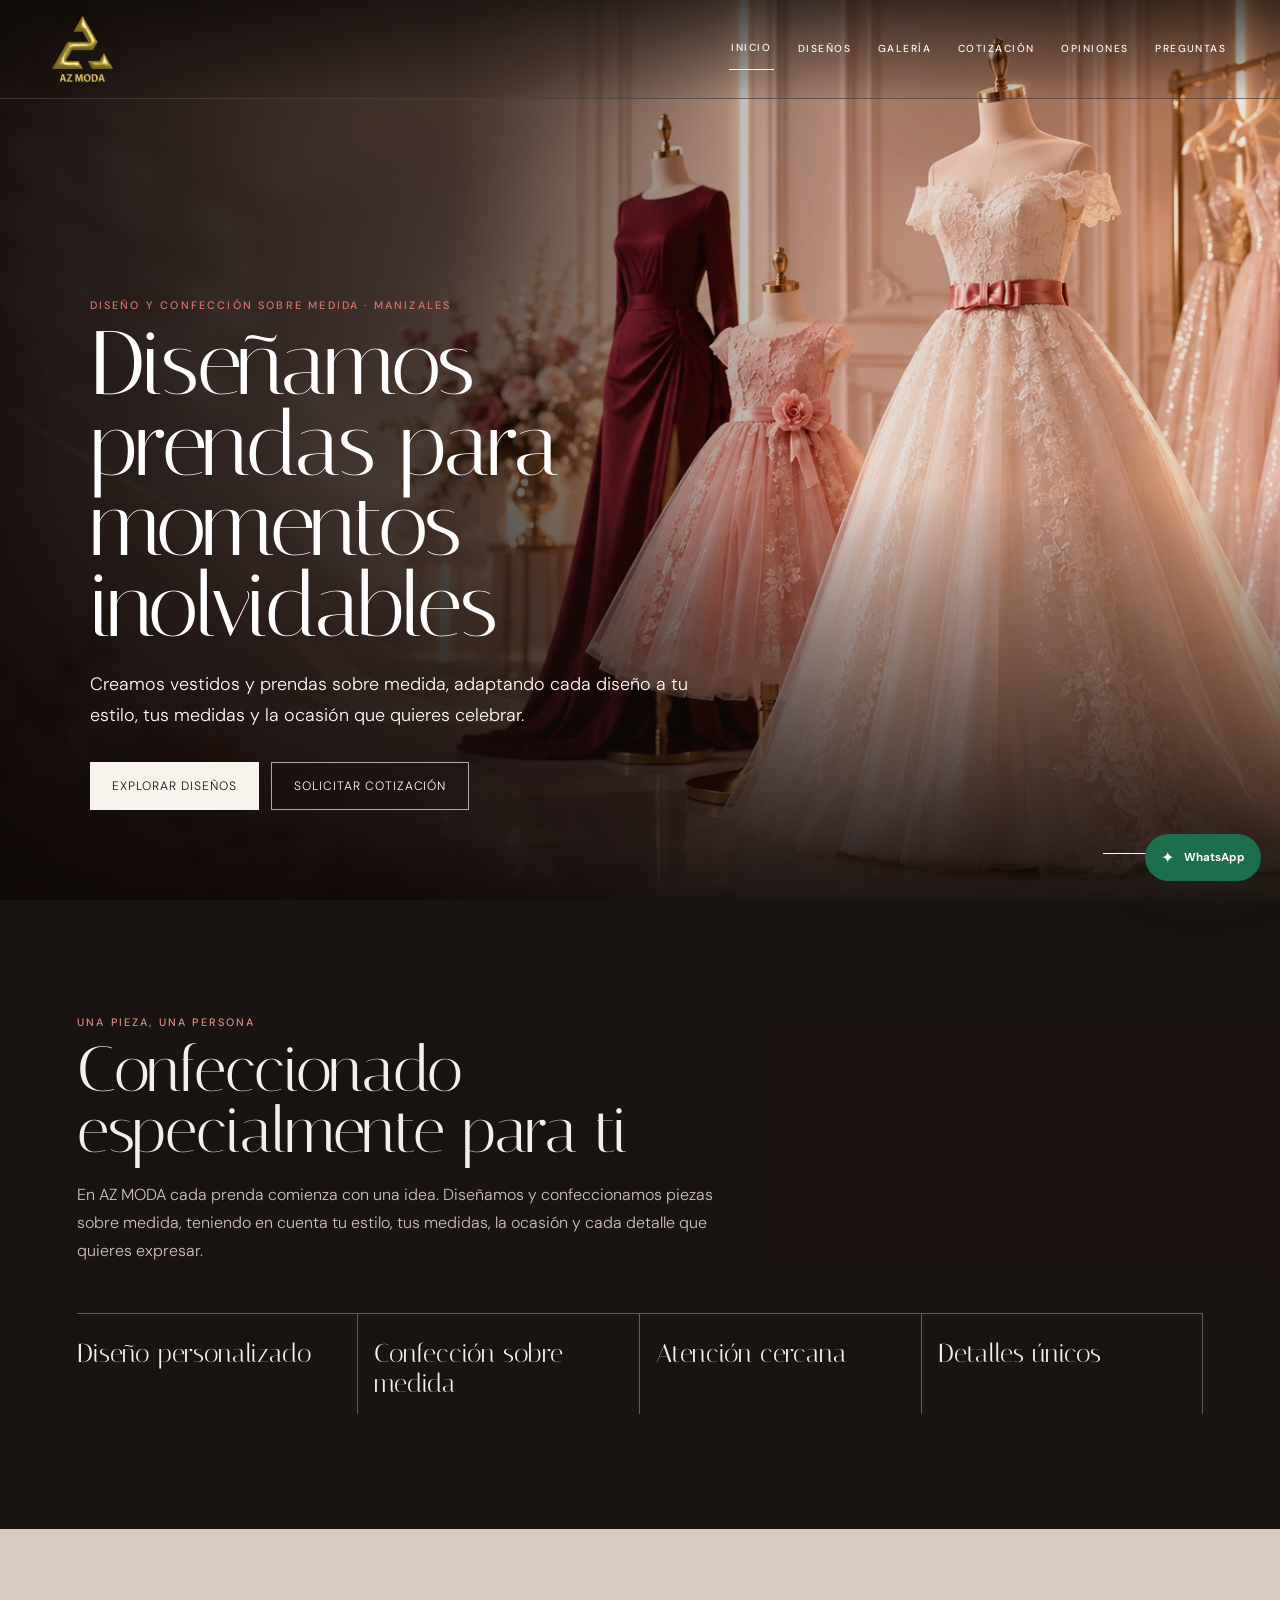
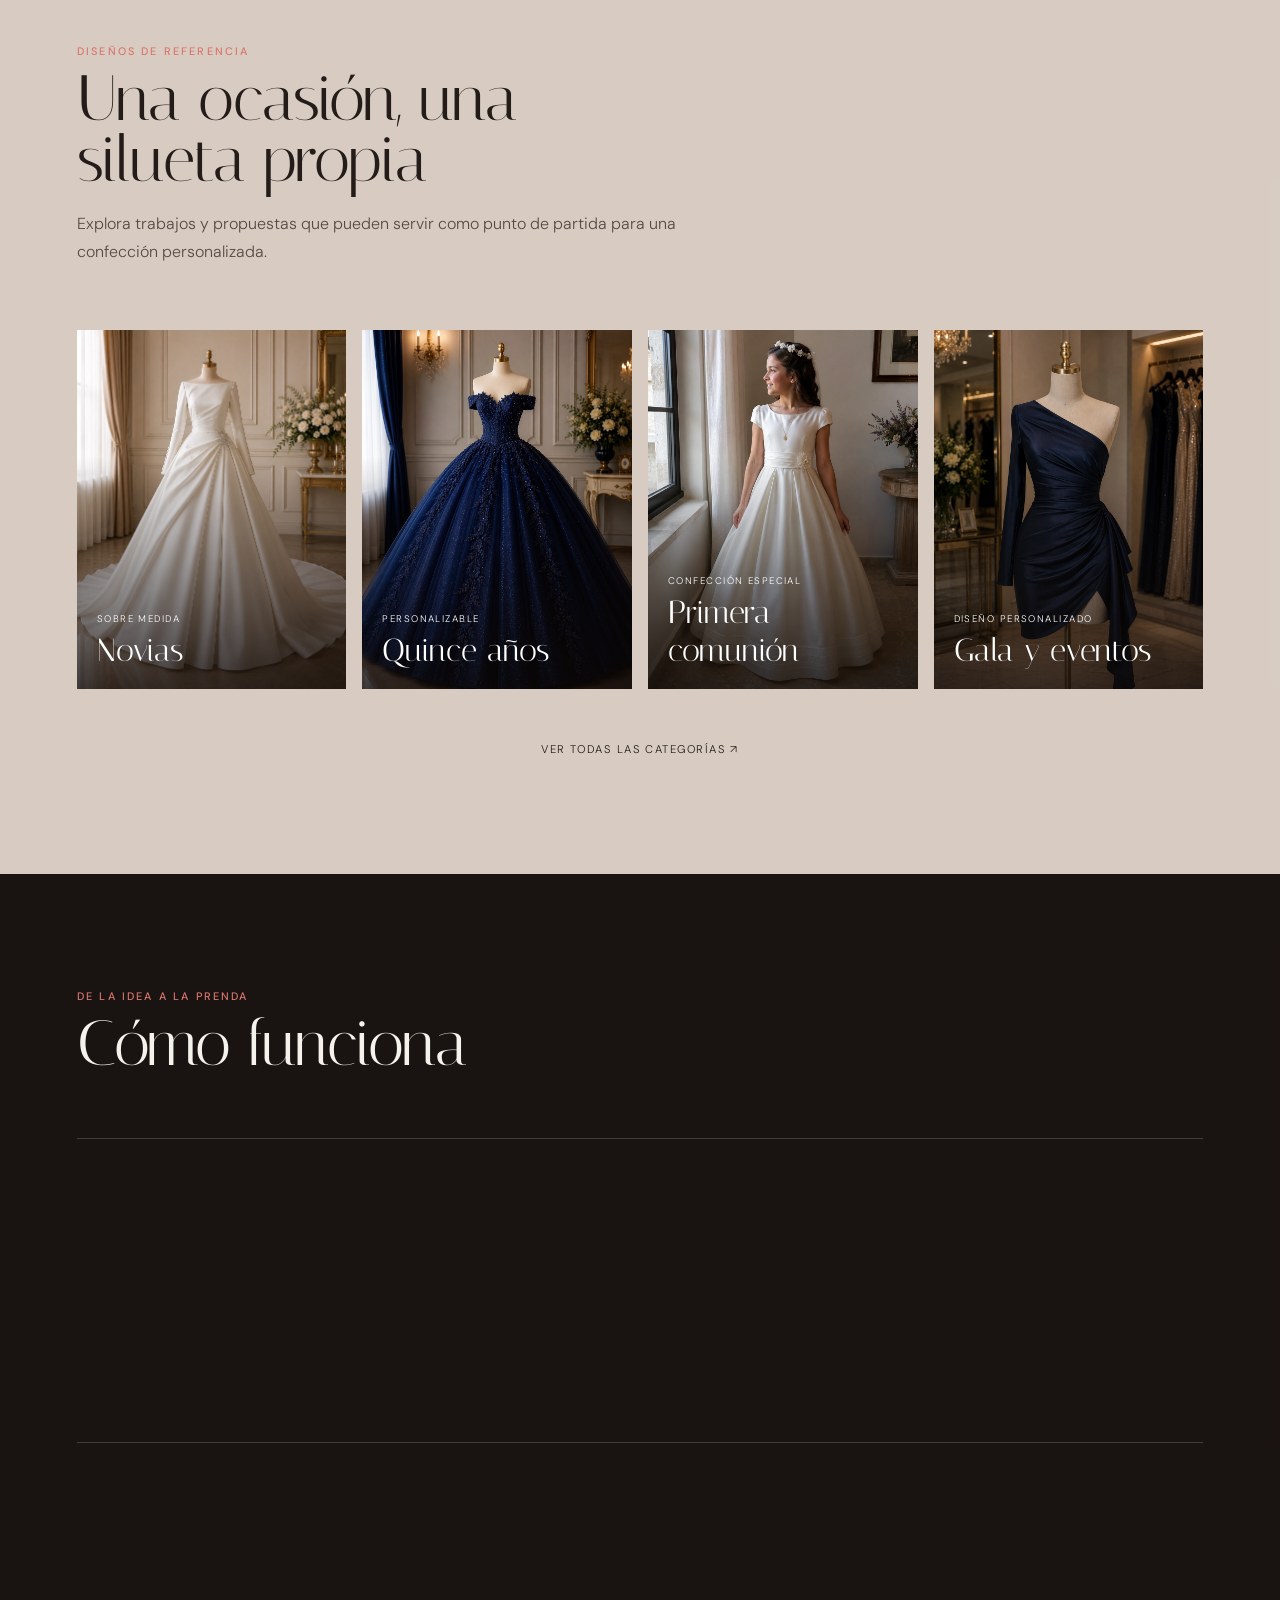
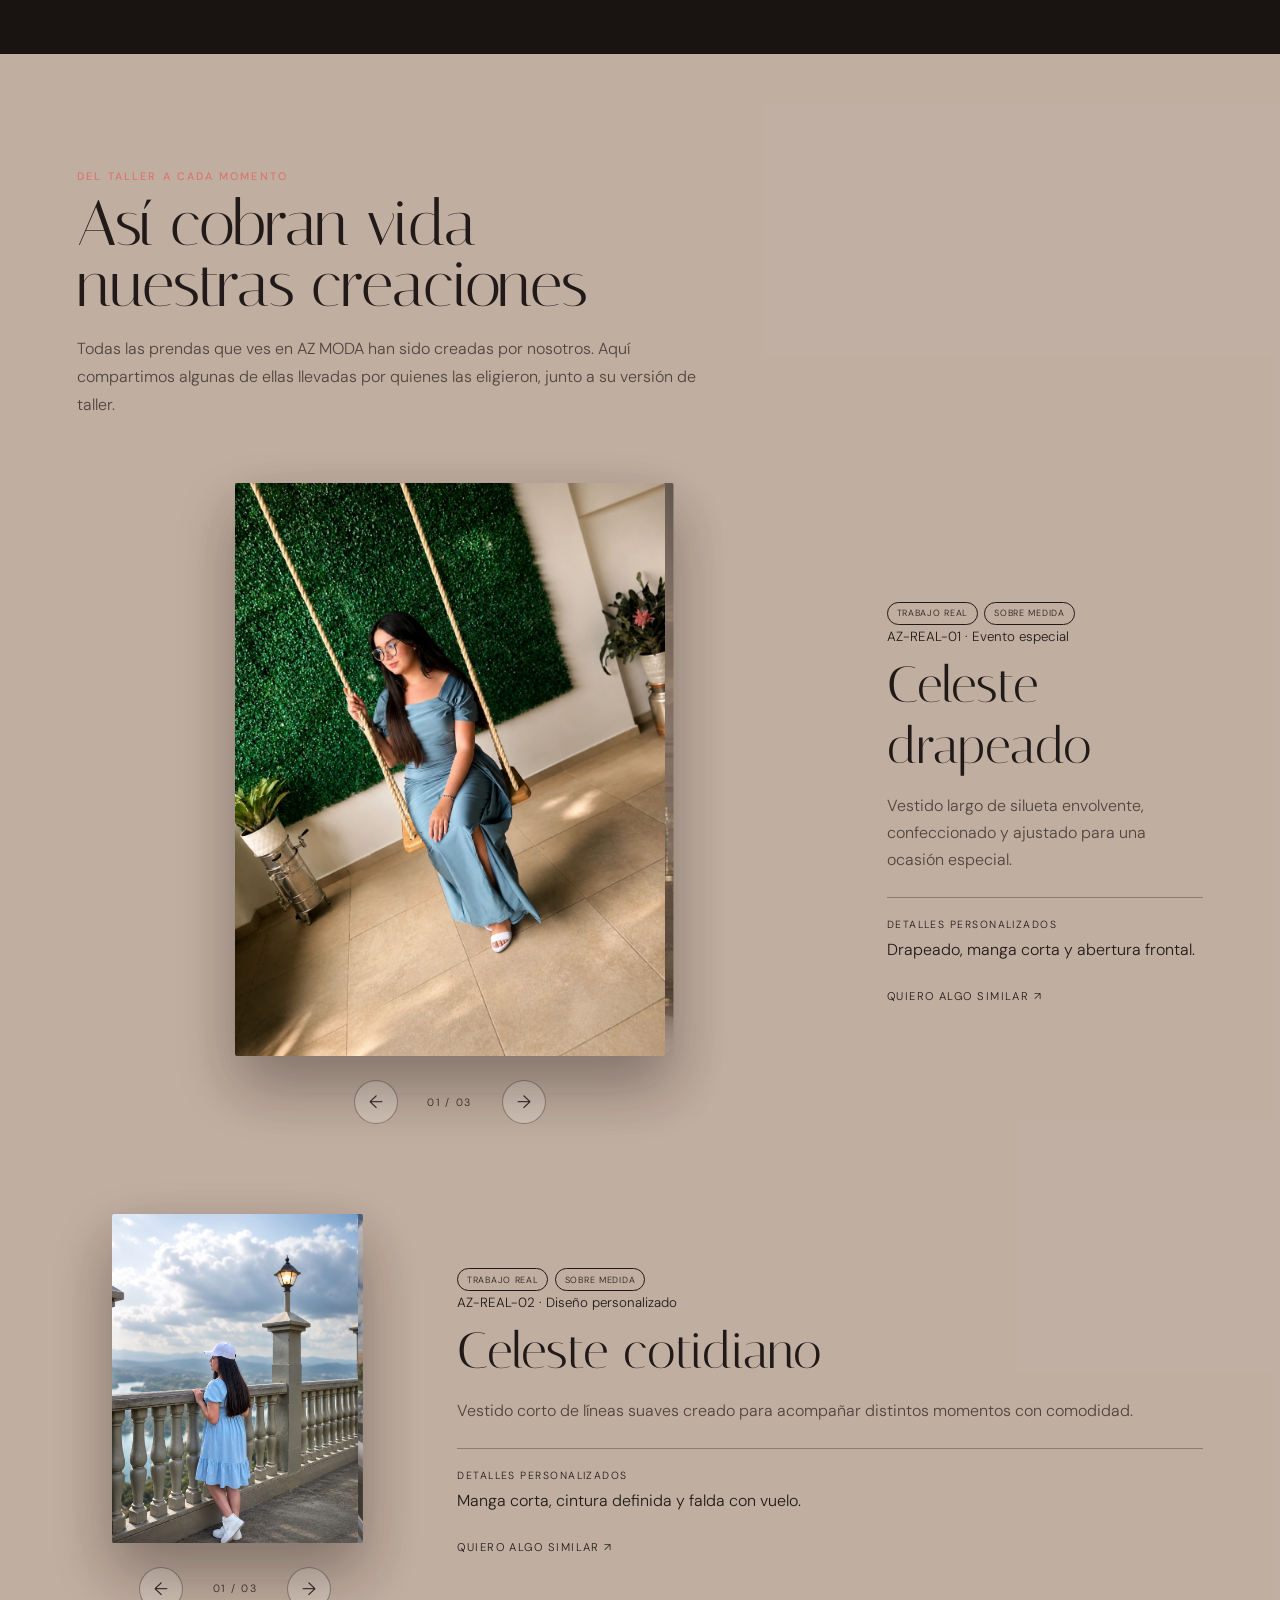
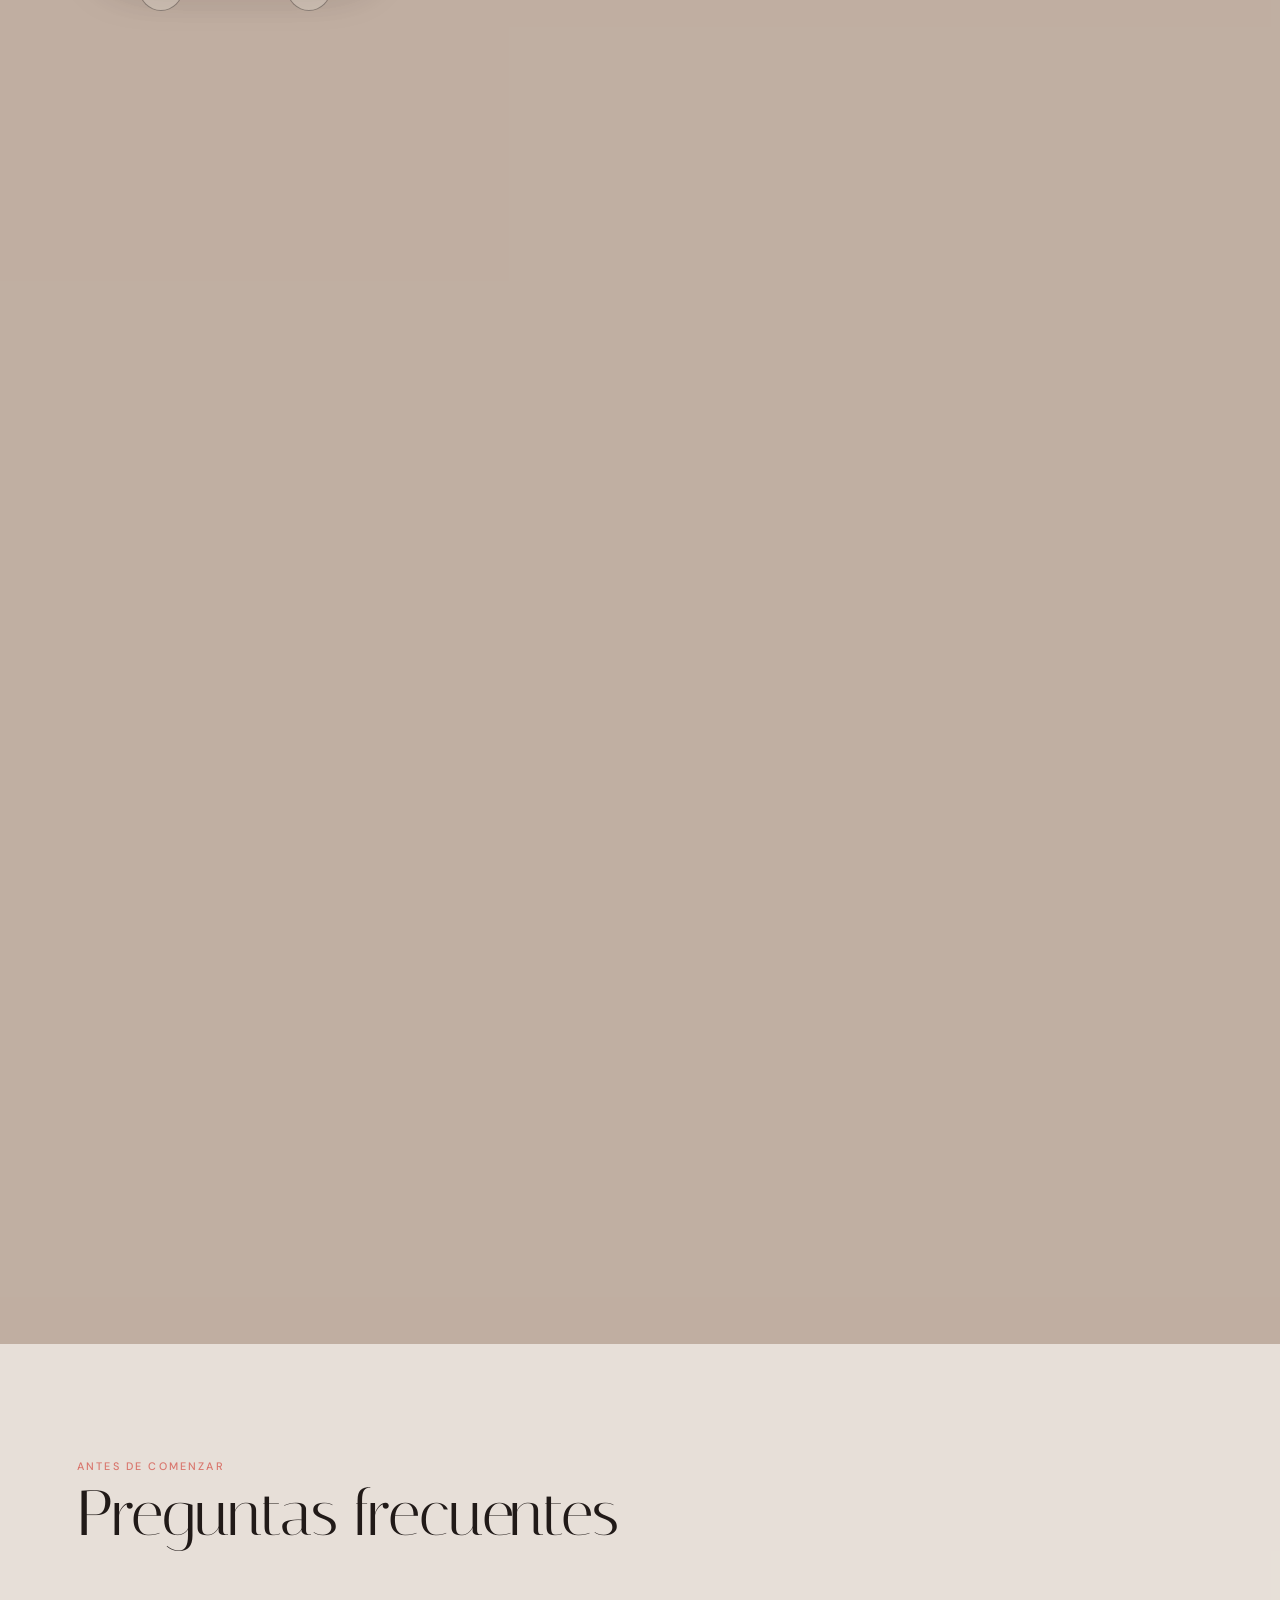
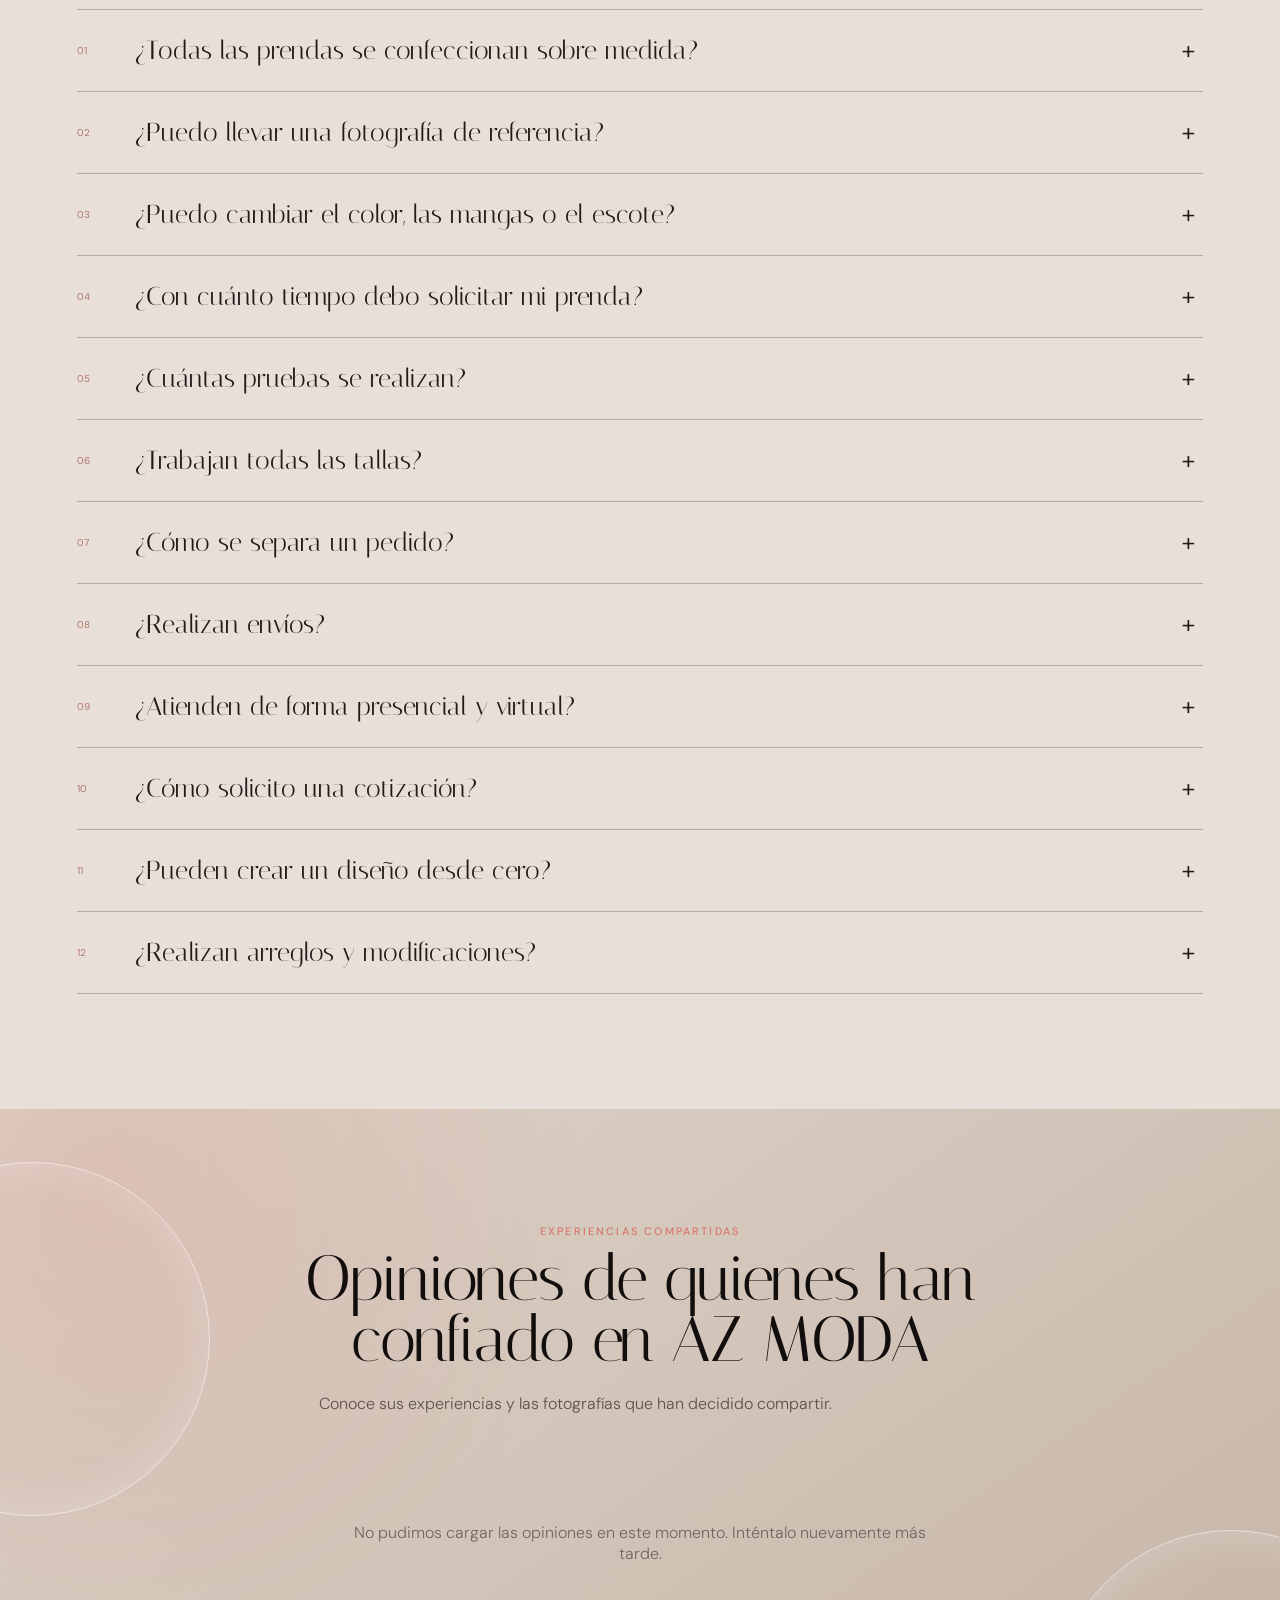
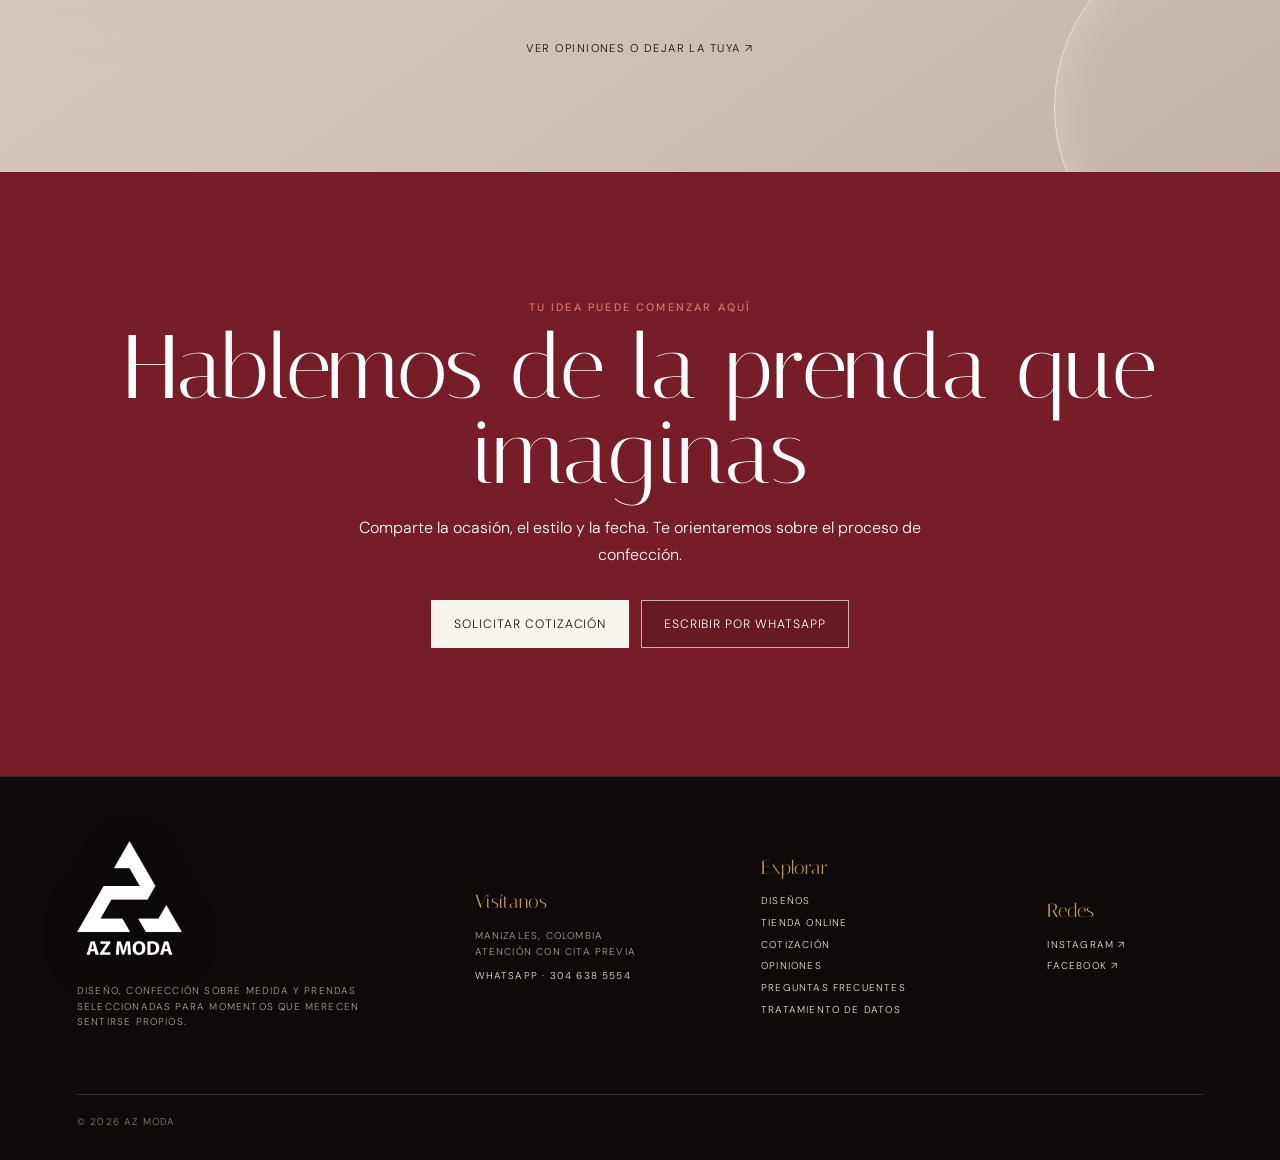
<file: index.html>
<!doctype html>
<html lang="es">
<head>
  <meta charset="utf-8">
  <meta name="viewport" content="width=device-width,initial-scale=1">
  <meta name="description" content="AZ MODA diseña y confecciona vestidos y prendas sobre medida en Manizales.">
  <meta property="og:title" content="AZ MODA — Confección sobre medida">
  <meta property="og:description" content="Diseñamos prendas para momentos inolvidables.">
  <meta property="og:image" content="assets/hero-universo-az.webp">
  <title>AZ MODA — Confección sobre medida</title>
  <link rel="icon" href="favicon.svg" type="image/svg+xml">
  <link rel="preconnect" href="https://fonts.googleapis.com">
  <link rel="preconnect" href="https://fonts.gstatic.com" crossorigin>
  <link href="https://fonts.googleapis.com/css2?family=DM+Sans:wght@300;400;500;600&family=Italiana&display=swap" rel="stylesheet">
  <link rel="stylesheet" href="site.css">
</head>
<body data-page="inicio">
  <a class="skip-link" href="#contenido">Saltar al contenido</a>
  <header class="site-header" data-header>
    <a class="brand" href="index.html" aria-label="AZ MODA, inicio">AZ <span>MODA</span></a>
    <button class="menu-toggle" type="button" aria-expanded="false" aria-controls="main-nav"><span></span><span></span><span></span><span class="sr-only">Abrir menú</span></button>
    <nav id="main-nav" class="main-nav" aria-label="Navegación principal">
      <a href="index.html" aria-current="page">Inicio</a>
      <a href="colecciones.html">Diseños</a>
      <a href="galeria.html">Galería</a>
      <a href="cotizacion.html">Cotización</a>
      <a href="resenas.html">Opiniones</a>
      <a href="#preguntas">Preguntas</a>
    </nav>
  </header>

  <main id="contenido">
    <section class="hero hero-home" aria-labelledby="hero-title">
      <img class="hero-media" src="assets/hero-universo-az.webp" alt="Selección de prendas confeccionadas por AZ MODA" width="1792" height="1024" fetchpriority="high">
      <div class="hero-shade"></div>
      <div class="hero-copy">
        <p class="eyebrow">Diseño y confección sobre medida · Manizales</p>
        <h1 id="hero-title">Diseñamos prendas para momentos inolvidables</h1>
        <p>Creamos vestidos y prendas sobre medida, adaptando cada diseño a tu estilo, tus medidas y la ocasión que quieres celebrar.</p>
        <div class="hero-actions">
          <a class="button button-light" href="colecciones.html">Explorar diseños</a>
          <a class="button button-outline-light" href="cotizacion.html">Solicitar cotización</a>
        </div>
      </div>
      <a class="scroll-cue" href="#para-ti" aria-label="Descubrir más"><span></span>Descubrir</a>
    </section>

    <section id="para-ti" class="tailored section-pad reveal" aria-labelledby="tailored-title">
      <div class="section-intro compact">
        <p class="eyebrow">Una pieza, una persona</p>
        <h2 id="tailored-title">Confeccionado especialmente para ti</h2>
        <p>En AZ MODA cada prenda comienza con una idea. Diseñamos y confeccionamos piezas sobre medida, teniendo en cuenta tu estilo, tus medidas, la ocasión y cada detalle que quieres expresar.</p>
      </div>
      <div class="tailored-points" aria-label="Características de nuestro servicio">
        <span>Diseño personalizado</span><span>Confección sobre medida</span><span>Atención cercana</span><span>Detalles únicos</span>
      </div>
    </section>

    <section class="category-preview section-pad" aria-labelledby="categories-title">
      <div class="section-heading reveal">
        <p class="eyebrow">Diseños de referencia</p>
        <h2 id="categories-title">Una ocasión, una silueta propia</h2>
        <p>Explora trabajos y propuestas que pueden servir como punto de partida para una confección personalizada.</p>
      </div>
      <div class="home-category-grid">
        <a class="category-card reveal" href="galeria.html?categoria=novias">
          <img src="assets/novia-encaje.webp" alt="Vestido de novia con encaje" width="768" height="1024" loading="lazy">
          <span><small>Sobre medida</small>Novias</span>
        </a>
        <a class="category-card reveal" href="galeria.html?categoria=quince">
          <img src="assets/quince-azul.webp" alt="Vestido azul noche para quince años" width="768" height="1024" loading="lazy">
          <span><small>Personalizable</small>Quince años</span>
        </a>
        <a class="category-card reveal" href="galeria.html?categoria=ceremonia">
          <img src="assets/comunion-gracia.webp" alt="Vestido para primera comunión" width="768" height="1024" loading="lazy">
          <span><small>Confección especial</small>Primera comunión</span>
        </a>
        <a class="category-card reveal" href="galeria.html?categoria=ocasion">
          <img src="assets/evento-azul-asimetrico.webp" alt="Vestido azul para evento especial" width="768" height="1024" loading="lazy">
          <span><small>Diseño personalizado</small>Gala y eventos</span>
        </a>
      </div>
      <div class="center reveal"><a class="text-link" href="colecciones.html">Ver todas las categorías <span>↗</span></a></div>
    </section>

    <section class="process section-pad" aria-labelledby="process-title">
      <div class="section-heading reveal">
        <p class="eyebrow">De la idea a la prenda</p>
        <h2 id="process-title">Cómo funciona</h2>
      </div>
      <ol class="process-list">
        <li class="reveal"><span>01</span><h3>Cuéntanos tu idea</h3><p>Dinos qué tipo de prenda necesitas, para qué ocasión y qué estilo tienes en mente.</p></li>
        <li class="reveal"><span>02</span><h3>Definimos el diseño</h3><p>Seleccionamos silueta, colores, telas, acabados y detalles personalizados.</p></li>
        <li class="reveal"><span>03</span><h3>Tomamos tus medidas</h3><p>Registramos las medidas necesarias para confeccionar la prenda especialmente para ti.</p></li>
        <li class="reveal"><span>04</span><h3>Realizamos pruebas y ajustes</h3><p>Revisamos la caída, comodidad, ajuste y acabados antes de finalizar.</p></li>
        <li class="reveal"><span>05</span><h3>Entregamos tu prenda</h3><p>Recibes una pieza creada especialmente para tu momento.</p></li>
      </ol>
      <div class="center reveal"><a class="button button-dark" href="cotizacion.html">Comenzar mi diseño</a></div>
    </section>

    <section class="workshop section-pad" aria-labelledby="workshop-title" data-section="workshop">
      <div class="section-heading reveal">
        <p class="eyebrow">Del taller a cada momento</p>
        <h2 id="workshop-title">Así cobran vida nuestras creaciones</h2>
        <p>Todas las prendas que ves en AZ MODA han sido creadas por nosotros. Aquí compartimos algunas de ellas llevadas por quienes las eligieron, junto a su versión de taller.</p>
      </div>
      <div class="workshop-list" data-workshop-list></div>
      <p class="empty-note" data-workshop-empty hidden>Próximamente compartiremos nuevas creaciones realizadas en nuestro taller.</p>
    </section>

    <section id="preguntas" class="faq section-pad" aria-labelledby="faq-title" data-section="faq">
      <div class="section-heading reveal">
        <p class="eyebrow">Antes de comenzar</p>
        <h2 id="faq-title">Preguntas frecuentes</h2>
      </div>
      <div class="faq-list" data-faq-list></div>
    </section>

    <section id="opiniones" class="home-reviews published-reviews section-pad" aria-labelledby="home-reviews-title">
      <div class="section-heading reveal">
        <p class="eyebrow">Experiencias compartidas</p>
        <h2 id="home-reviews-title">Opiniones de quienes han confiado en AZ MODA</h2>
        <p>Conoce sus experiencias y las fotografías que han decidido compartir.</p>
      </div>
      <div id="reviews-list" class="reviews-list" aria-live="polite">
        <p class="reviews-empty compact">Cargando opiniones…</p>
      </div>
      <div class="center reveal"><a class="text-link" href="resenas.html">Ver opiniones o dejar la tuya <span>↗</span></a></div>
    </section>

    <section class="closing-cta reveal" aria-labelledby="cta-title">
      <p class="eyebrow">Tu idea puede comenzar aquí</p>
      <h2 id="cta-title">Hablemos de la prenda que imaginas</h2>
      <p>Comparte la ocasión, el estilo y la fecha. Te orientaremos sobre el proceso de confección.</p>
      <div class="hero-actions">
        <a class="button button-light" href="cotizacion.html">Solicitar cotización</a>
        <a class="button button-outline-light" data-wa-context="general" href="#">Escribir por WhatsApp</a>
      </div>
    </section>
  </main>

  <footer class="site-footer" data-footer></footer>
  <script src="site-data.js"></script>
  <script src="main.js"></script>
  <script src="enhancements.js"></script>
  <script src="reviews.js"></script>
</body>
</html>
</file>
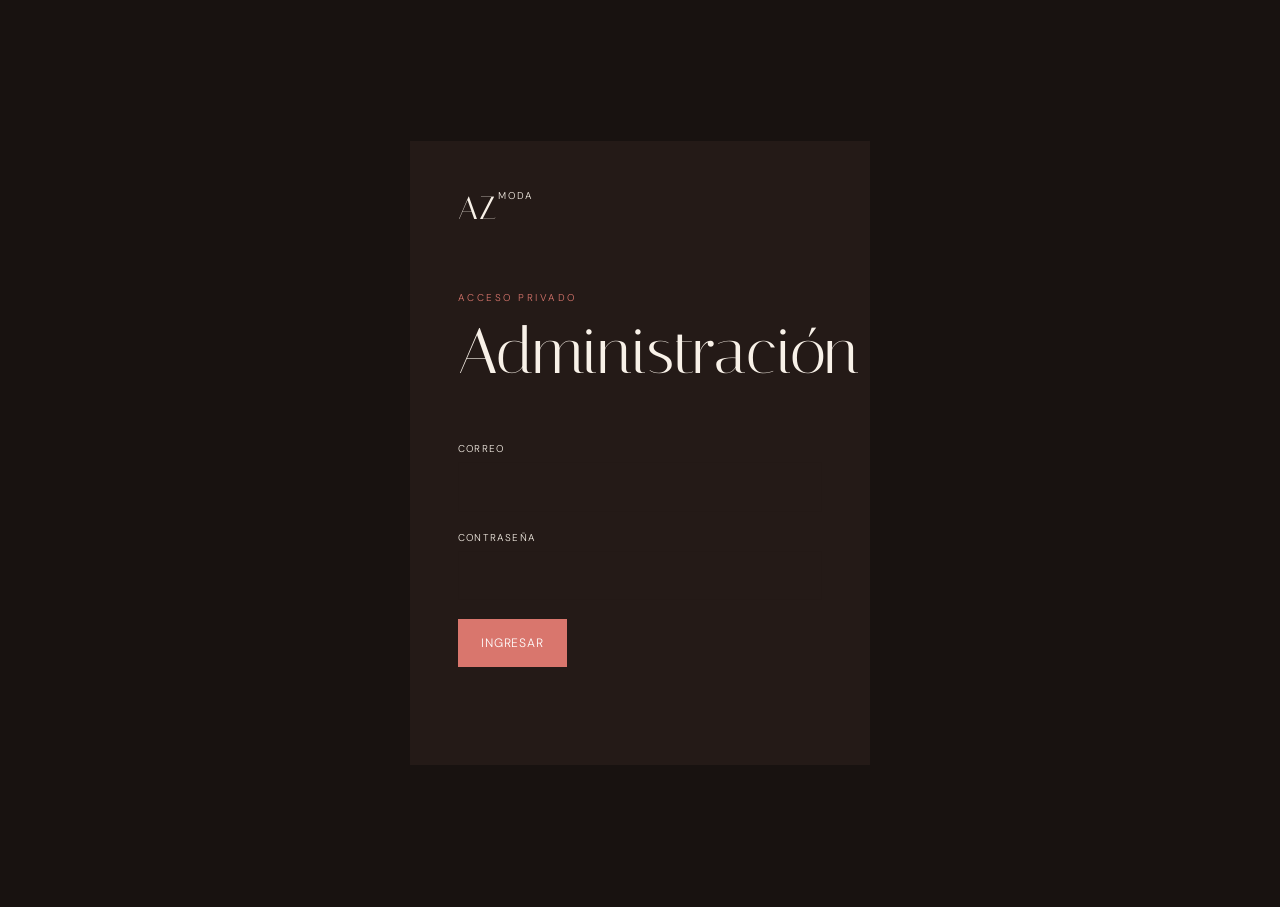
<file: admin.html>
<!doctype html><html lang="es"><head><meta charset="UTF-8"><meta name="viewport" content="width=device-width,initial-scale=1"><meta name="robots" content="noindex,nofollow"><meta name="theme-color" content="#100c0b"><link rel="icon" href="favicon.svg" type="image/svg+xml"><link rel="preconnect" href="https://fonts.googleapis.com"><link rel="preconnect" href="https://fonts.gstatic.com" crossorigin><link href="https://fonts.googleapis.com/css2?family=DM+Sans:wght@300;400;500&family=Italiana&display=swap" rel="stylesheet"><link rel="stylesheet" href="site.css"><title>Administración — AZ MODA</title></head><body data-page="admin"><main class="admin-page"><section id="admin-login" class="admin-login"><a class="brand" href="index.html">AZ <span>Moda</span></a><p class="kicker">Acceso privado</p><h1>Administración</h1><form id="login-form"><label>Correo<input type="email" name="email" required autocomplete="username"></label><label>Contraseña<input type="password" name="password" required autocomplete="current-password"></label><button class="button button-coral" type="submit">Ingresar</button><p id="login-status" class="form-status" role="status"></p></form></section><section id="admin-panel" hidden><header class="admin-header"><div><p class="kicker">Panel AZ MODA</p><h1>Tienda</h1></div><div><a class="button" href="tienda.html" target="_blank">Ver tienda</a><button id="logout" class="button">Cerrar sesión</button></div></header><nav class="admin-tabs" aria-label="Secciones de administración"><button class="is-active" data-admin-tab="products">Productos</button><button data-admin-tab="orders">Pedidos</button><button data-admin-tab="settings">Transferencias</button></nav><section data-admin-panel="products"><div class="admin-grid"><form id="product-form" class="admin-form"><input type="hidden" name="id"><h2>Producto</h2><label>Nombre<input name="name" required maxlength="100"></label><label>Categoría<select name="category_id" id="admin-category" required></select></label><label>Descripción<textarea name="description" required maxlength="700" rows="4"></textarea></label><div class="form-row"><label>Precio COP<input name="price_cop" type="number" min="0" step="100" required></label><label>Unidades<input name="stock" type="number" min="0" step="1" required value="0"></label></div><label>Tallas <small>separadas por coma</small><input name="sizes" placeholder="S, M, L"></label><label>Colores <small>separados por coma</small><input name="colors" placeholder="Negro, Blanco"></label><label>Fotografía<input name="image" type="file" accept="image/jpeg,image/png,image/webp"></label><label class="consent"><input name="active" type="checkbox" checked> Visible en la tienda</label><button class="button button-coral" type="submit">Guardar producto</button><button class="text-link" id="cancel-product" type="button">Limpiar formulario</button><p id="product-status" class="form-status"></p></form><div><h2>Productos publicados</h2><div id="admin-products" class="admin-list"></div></div></div></section><section data-admin-panel="orders" hidden><header class="admin-section-head"><h2>Pedidos</h2><button id="refresh-orders" class="button">Actualizar</button></header><div id="admin-orders" class="admin-orders"></div></section><section data-admin-panel="settings" hidden><form id="bank-form" class="admin-form bank-form"><h2>Datos para transferencia</h2><p>Estos datos solo aparecen al cliente cuando activas las transferencias.</p><label class="consent"><input name="enabled" type="checkbox"> Activar pago por transferencia</label><label>Banco<input name="bank_name" maxlength="80"></label><label>Tipo de cuenta<input name="account_type" maxlength="50"></label><label>Número de cuenta<input name="account_number" maxlength="60"></label><label>Titular<input name="account_holder" maxlength="100"></label><label>Documento del titular<input name="holder_document" maxlength="40"></label><button class="button button-coral" type="submit">Guardar datos</button><p id="bank-status" class="form-status"></p></form></section></section></main><script src="store-config.js"></script><script src="admin.js"></script></body></html>
</file>
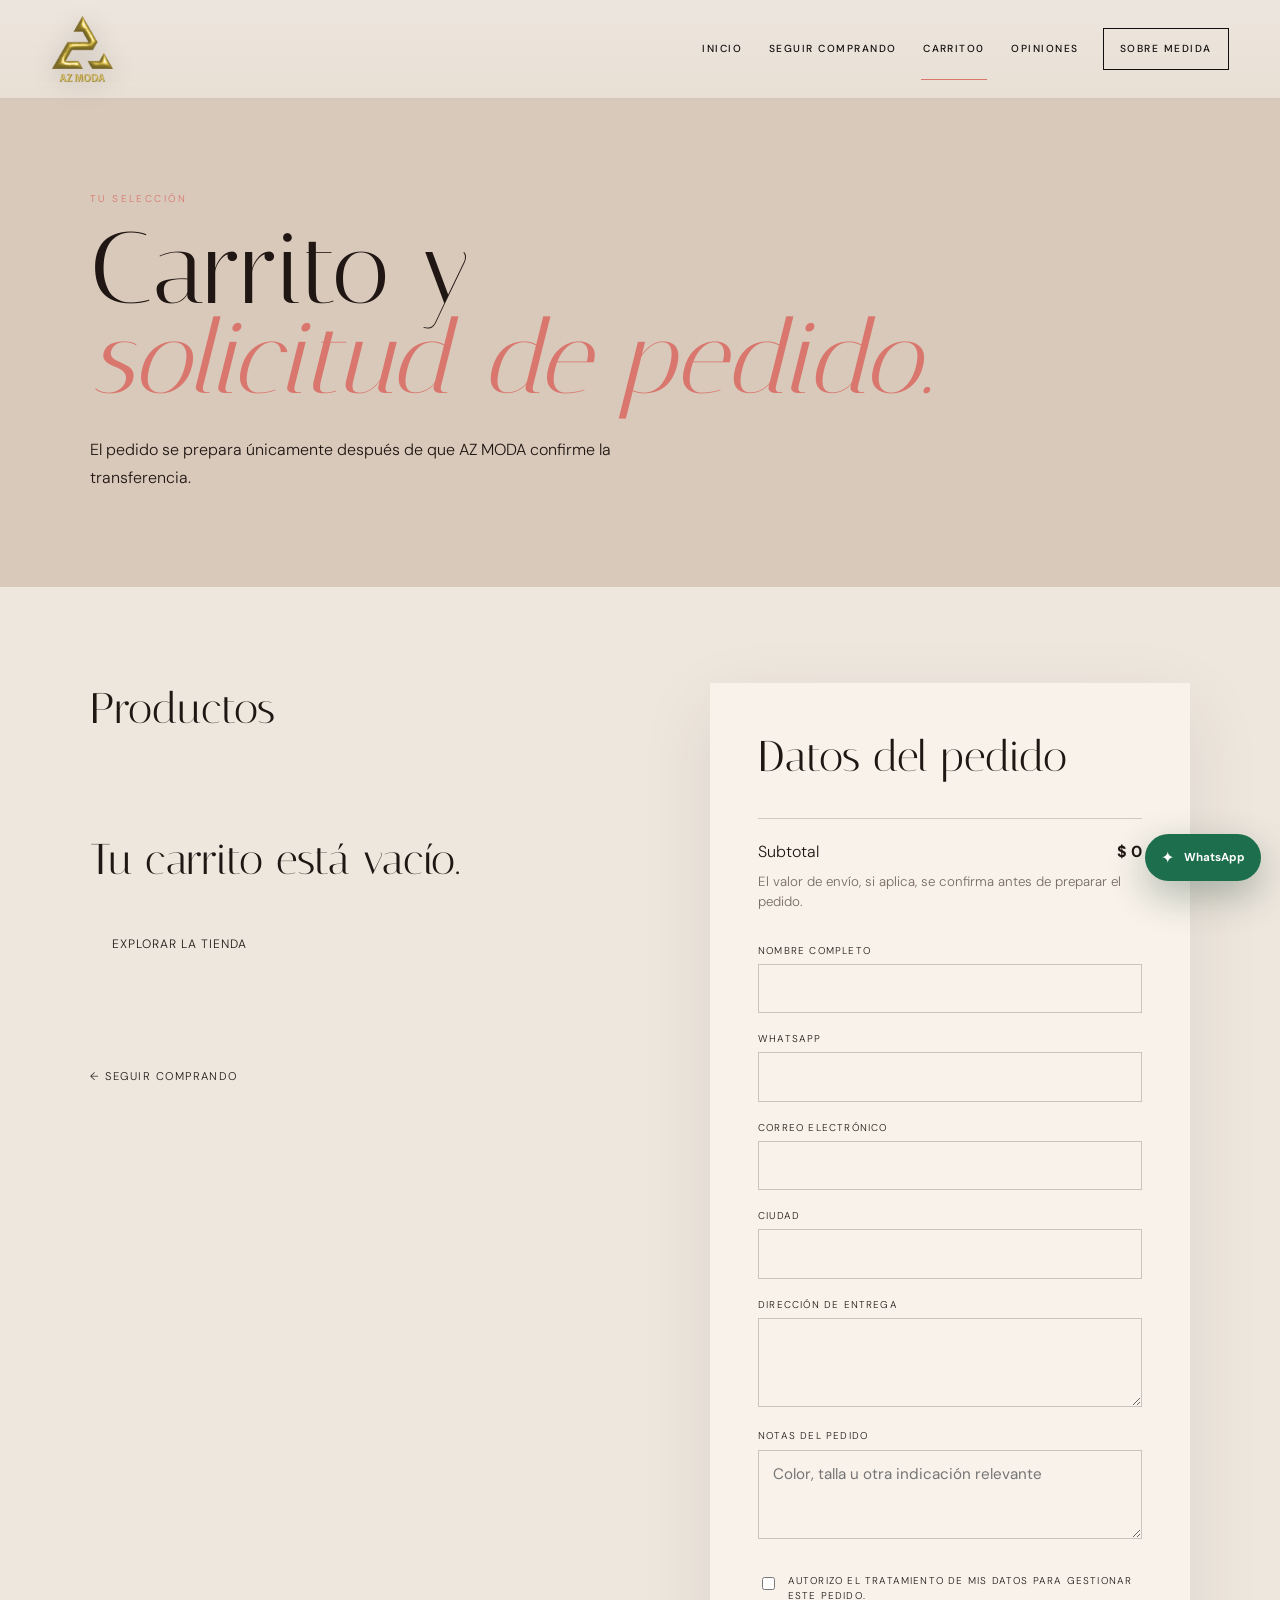
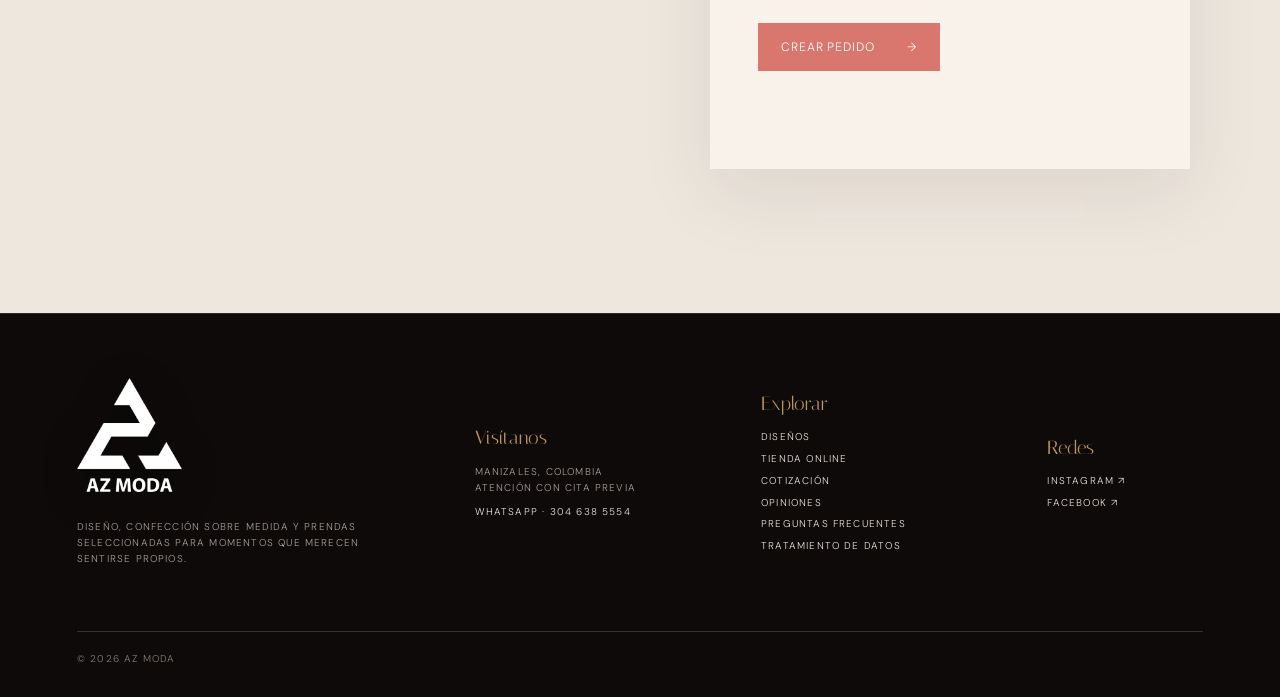
<file: carrito.html>
<!doctype html><html lang="es"><head><meta charset="UTF-8"><meta name="viewport" content="width=device-width,initial-scale=1"><meta name="theme-color" content="#f2ede6"><meta name="description" content="Carrito y solicitud de pedido de AZ MODA."><link rel="icon" href="favicon.svg" type="image/svg+xml"><link rel="preconnect" href="https://fonts.googleapis.com"><link rel="preconnect" href="https://fonts.gstatic.com" crossorigin><link href="https://fonts.googleapis.com/css2?family=DM+Sans:wght@300;400;500&family=Italiana&display=swap" rel="stylesheet"><link rel="stylesheet" href="site.css"><title>Carrito — AZ MODA</title></head><body data-page="carrito"><a class="skip-link" href="#contenido">Ir al contenido</a><header class="topbar light"><a class="brand" href="index.html">AZ <span>Moda</span></a><button class="nav-toggle" aria-expanded="false" aria-controls="nav">Menú</button><nav id="nav"><a href="index.html">Inicio</a><a href="tienda.html">Seguir comprando</a><a class="active" href="carrito.html">Carrito <span data-cart-count>0</span></a><a class="nav-contact" href="cotizacion.html">Sobre medida</a></nav></header><main id="contenido" class="checkout-page"><section class="checkout-head"><p class="kicker">Tu selección</p><h1>Carrito y<br><em>solicitud de pedido.</em></h1><p>El pedido se prepara únicamente después de que AZ MODA confirme la transferencia.</p></section><div class="checkout-layout"><section aria-labelledby="cart-title"><h2 id="cart-title">Productos</h2><div id="cart-items" class="cart-items"></div><a class="text-link" href="tienda.html">← Seguir comprando</a></section><section class="checkout-card" aria-labelledby="checkout-title"><h2 id="checkout-title">Datos del pedido</h2><div id="cart-summary" class="cart-summary"></div><form id="order-form"><label>Nombre completo<input name="customer_name" required maxlength="90" autocomplete="name"></label><label>WhatsApp<input name="customer_whatsapp" required inputmode="tel" maxlength="20" autocomplete="tel"></label><label>Correo electrónico<input name="customer_email" type="email" required maxlength="120" autocomplete="email"></label><label>Ciudad<input name="city" required maxlength="80" autocomplete="address-level2"></label><label>Dirección de entrega<textarea name="address" required maxlength="260" rows="3" autocomplete="street-address"></textarea></label><label>Notas del pedido<textarea name="notes" maxlength="400" rows="3" placeholder="Color, talla u otra indicación relevante"></textarea></label><label class="consent"><input type="checkbox" required> Autorizo el tratamiento de mis datos para gestionar este pedido.</label><button class="button button-coral" type="submit">Crear pedido <span>→</span></button><p id="order-status" class="form-status" role="status" aria-live="polite"></p></form><div id="payment-step" class="payment-step" hidden></div></section></div></main><footer class="site-footer" data-footer></footer><script src="site-data.js"></script><script src="store-config.js"></script><script src="main.js"></script><script src="enhancements.js"></script><script src="store.js"></script></body></html>
</file>
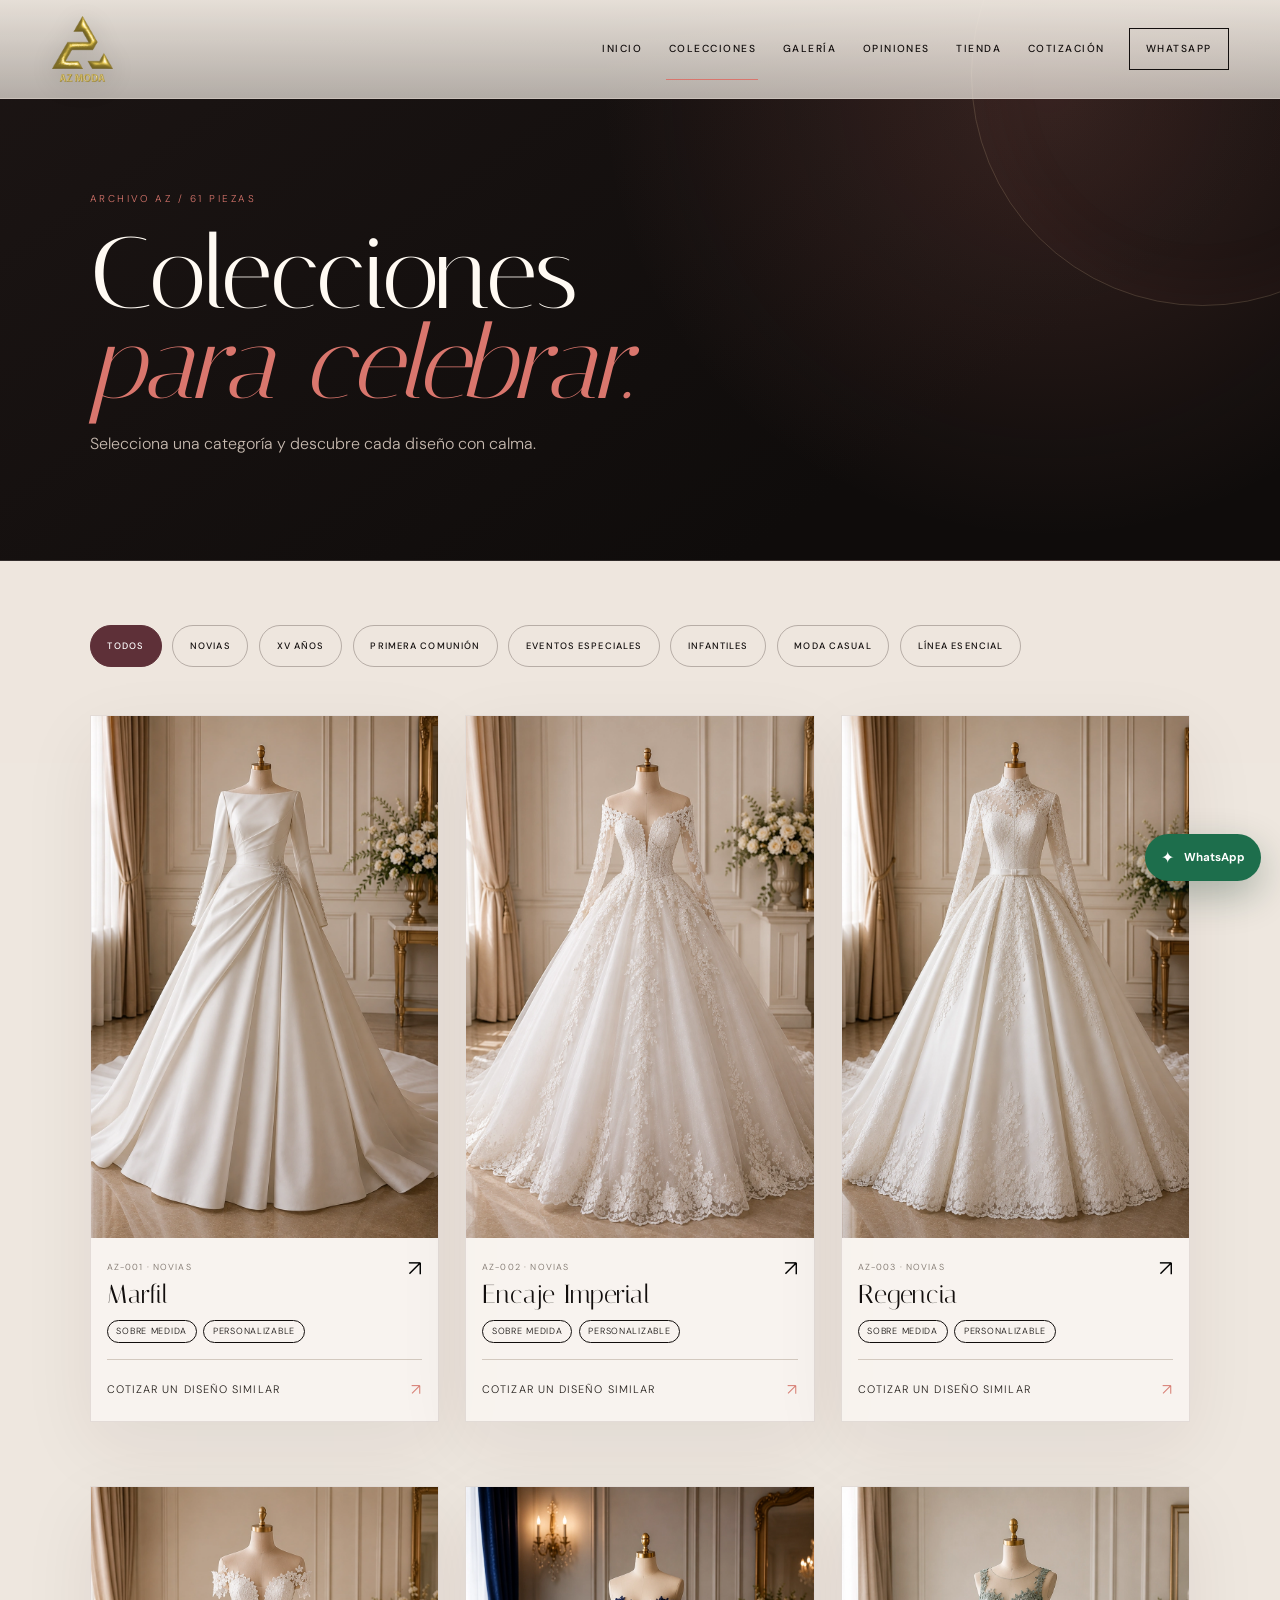
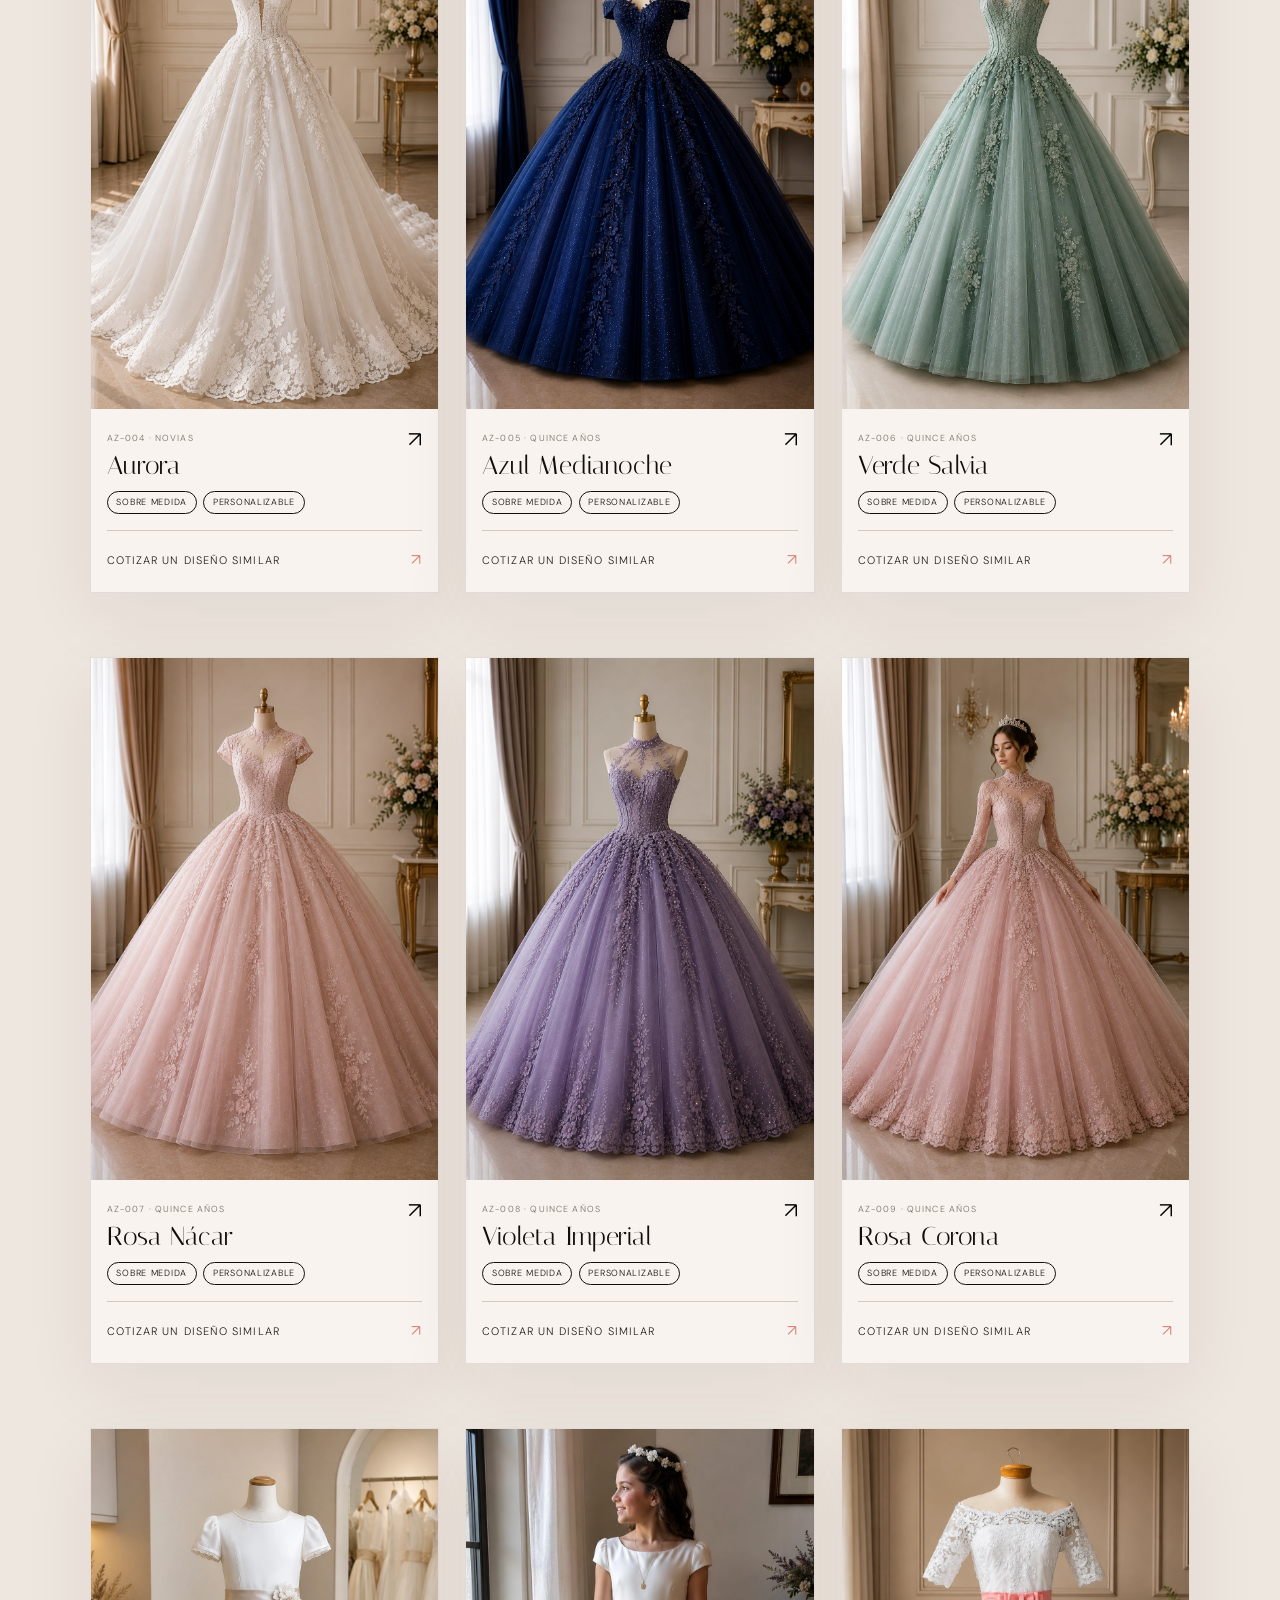
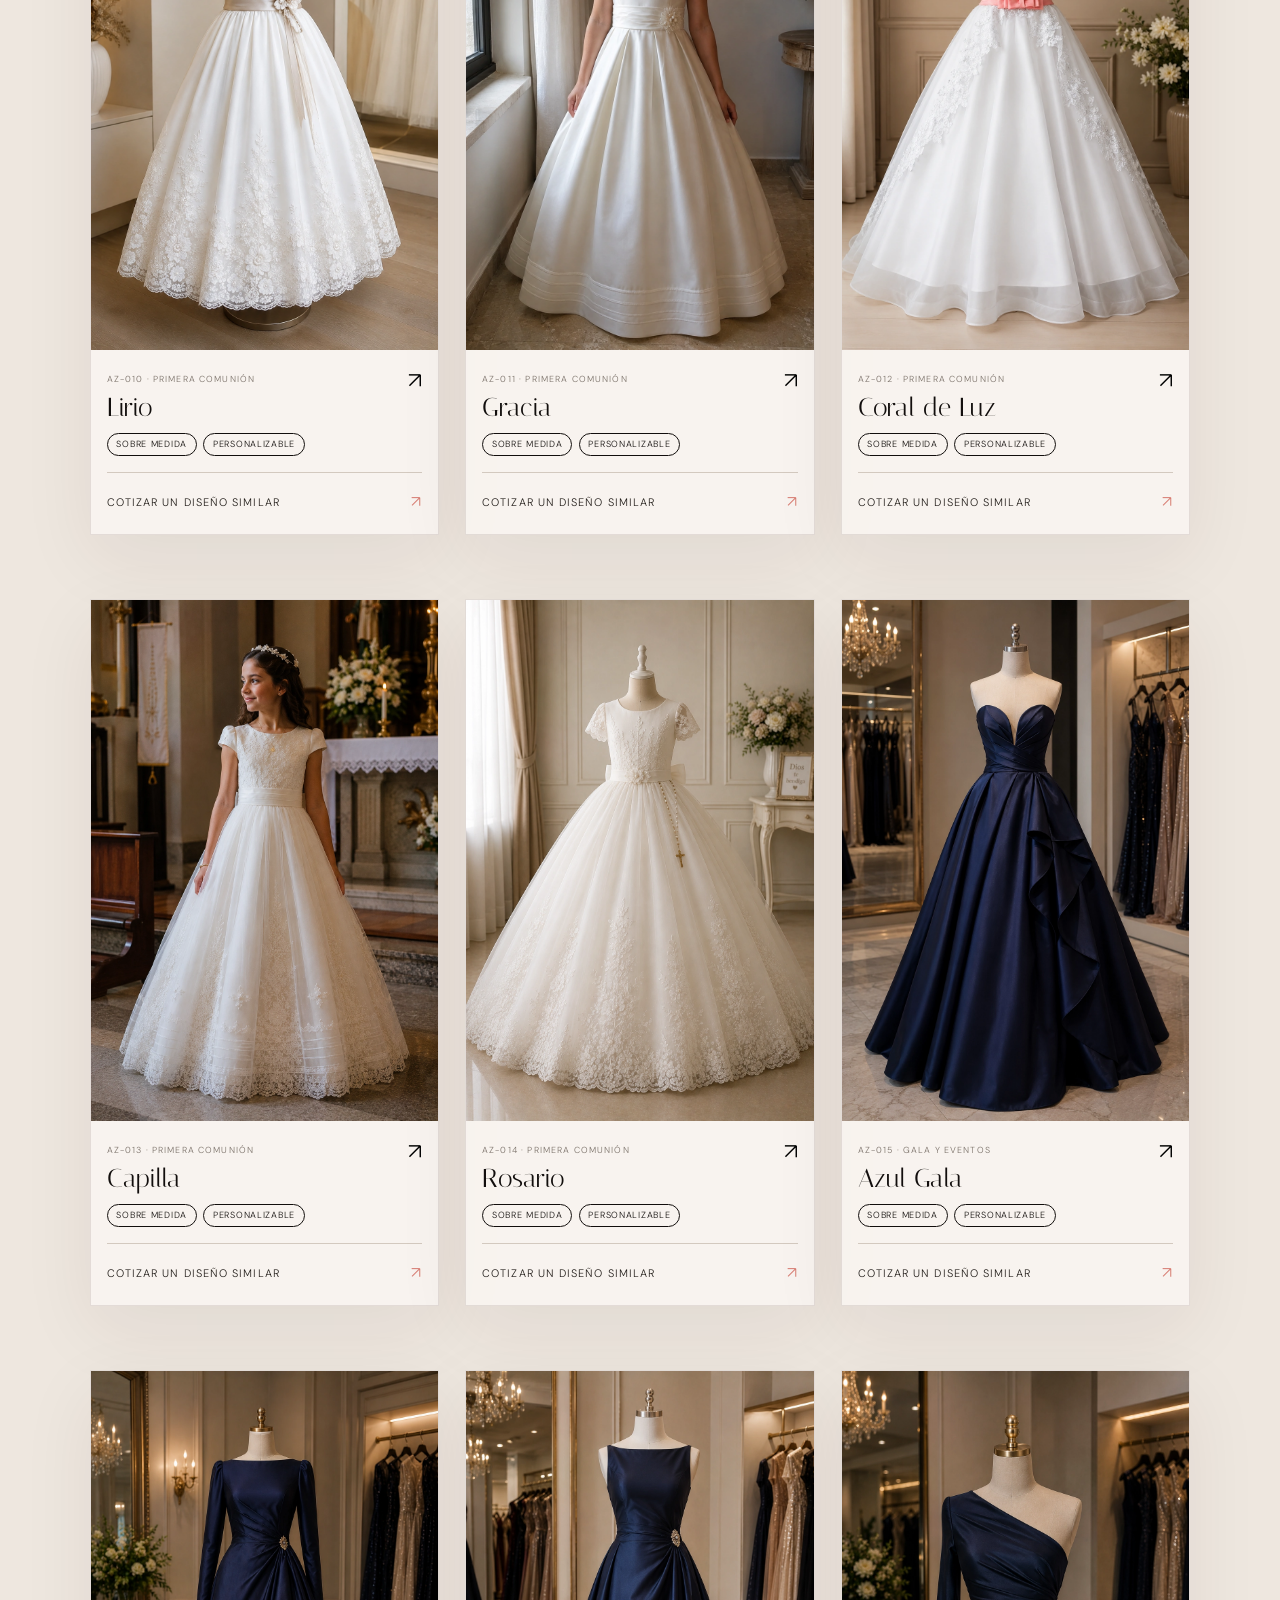
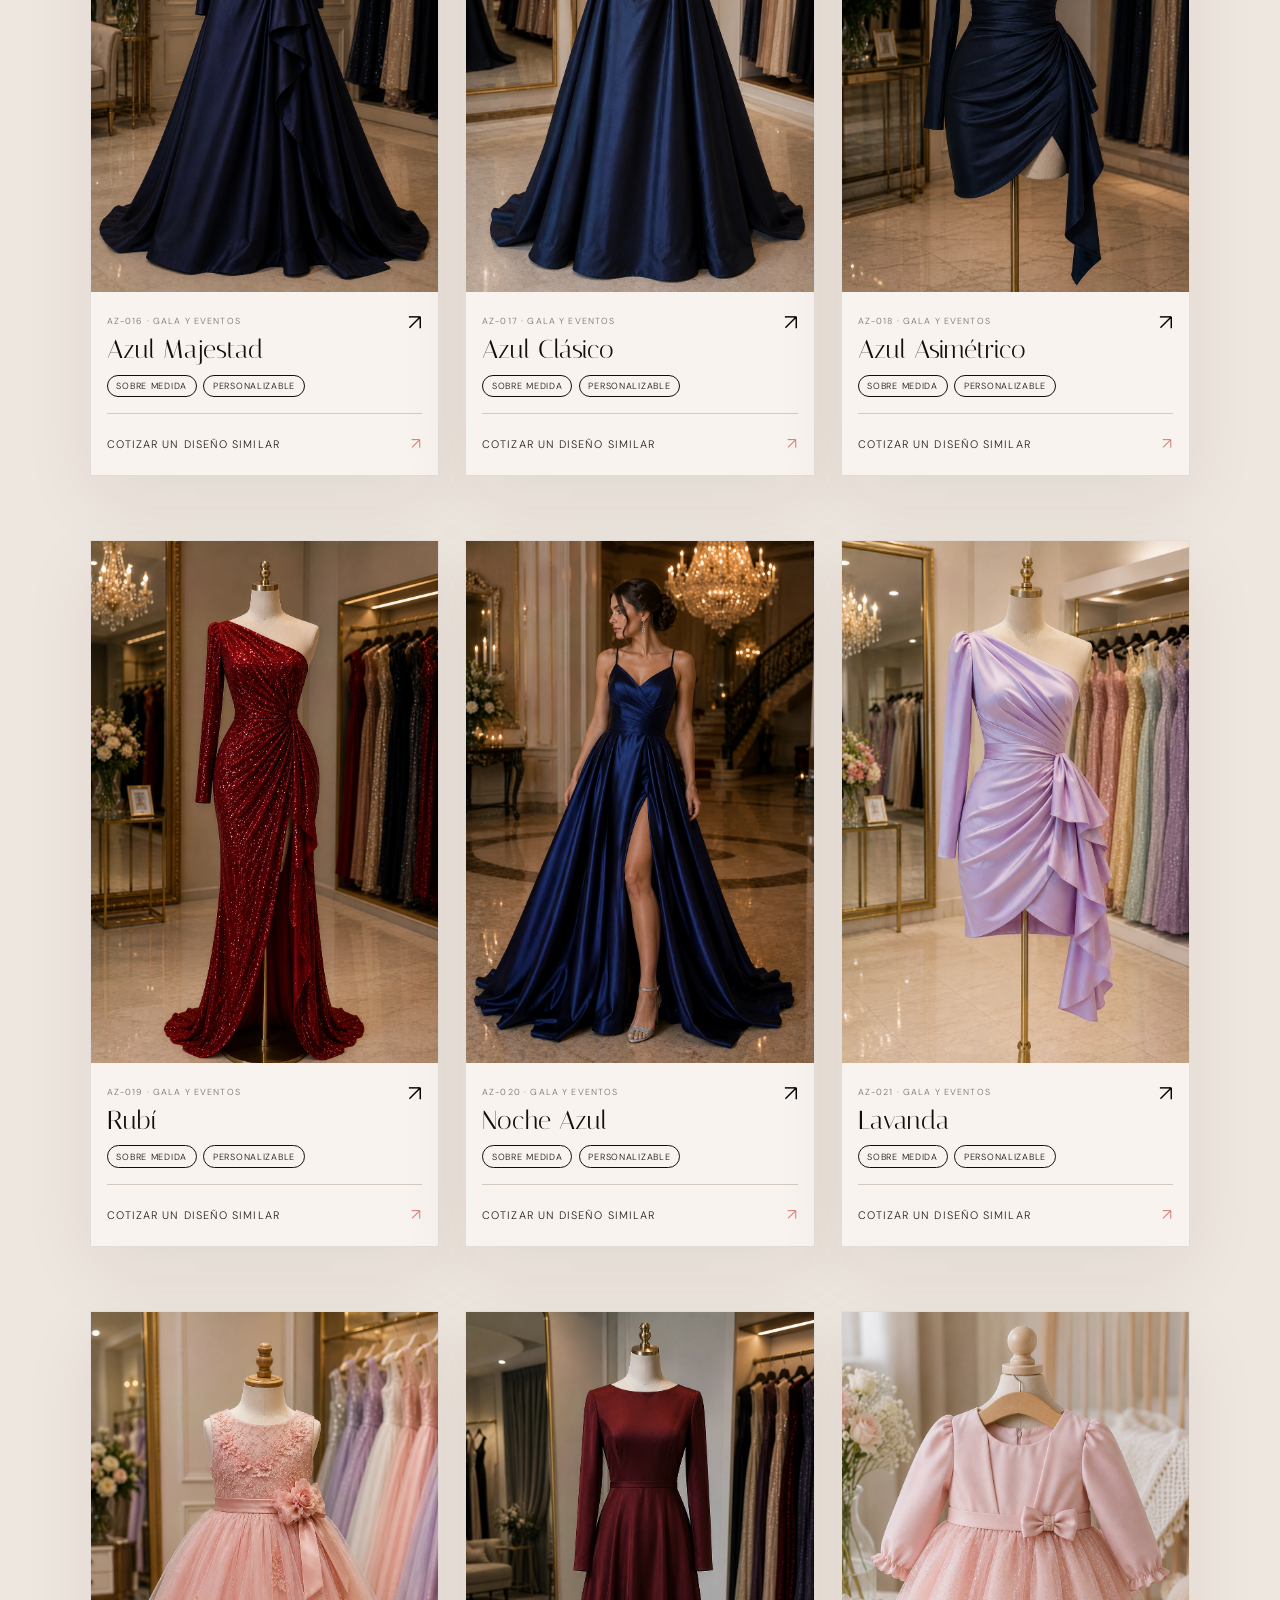
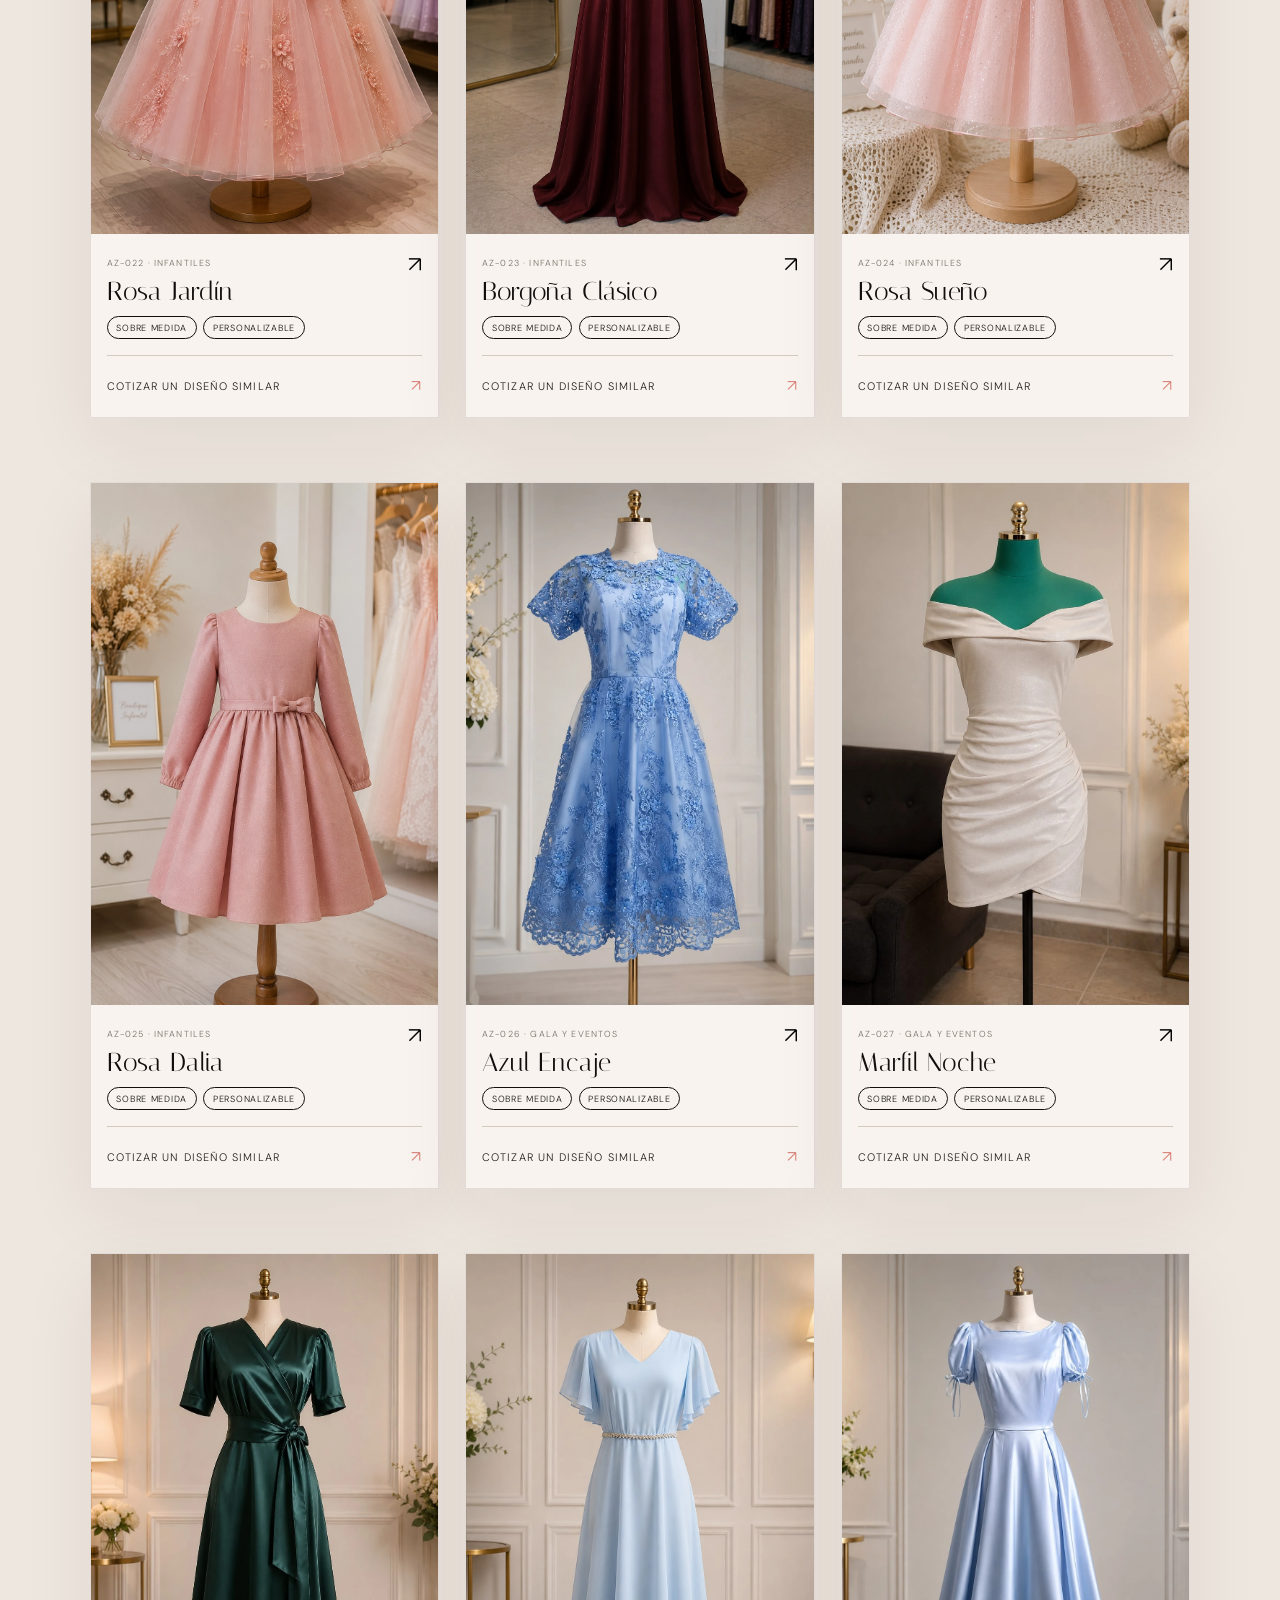
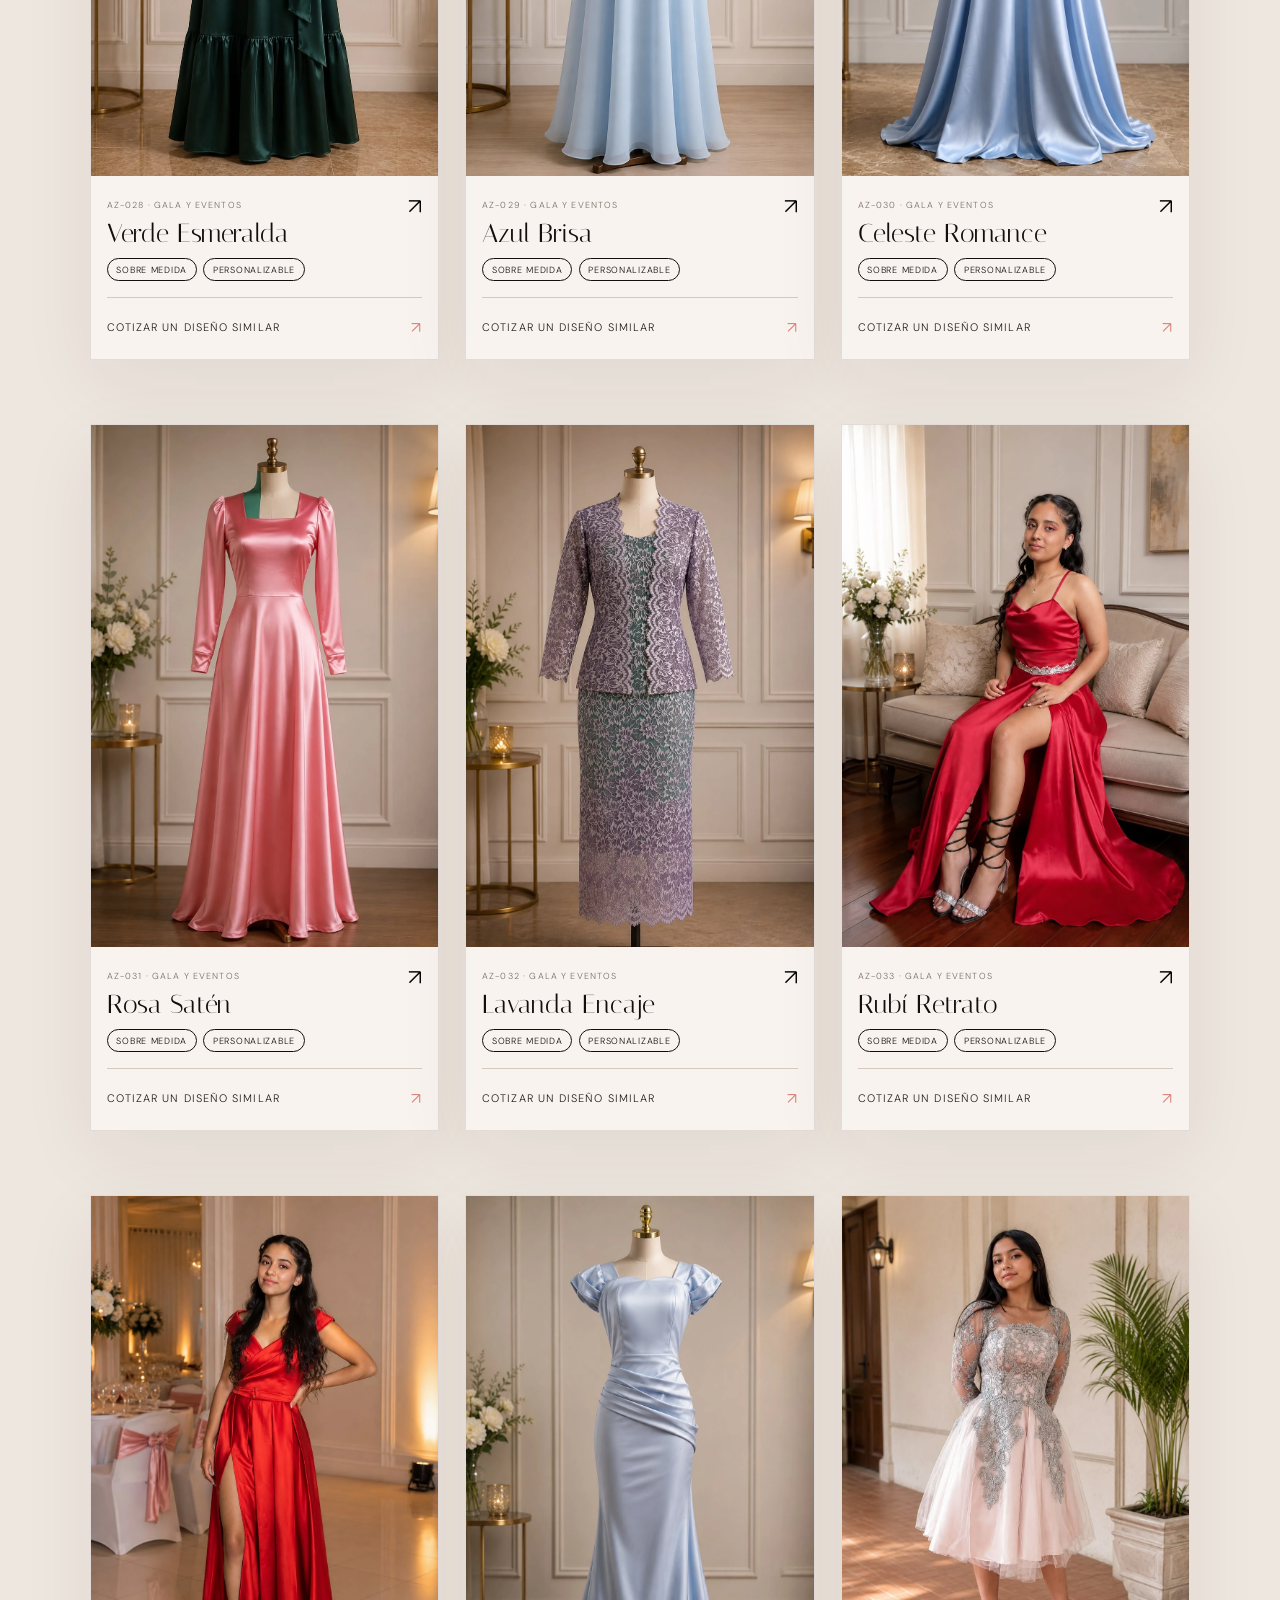
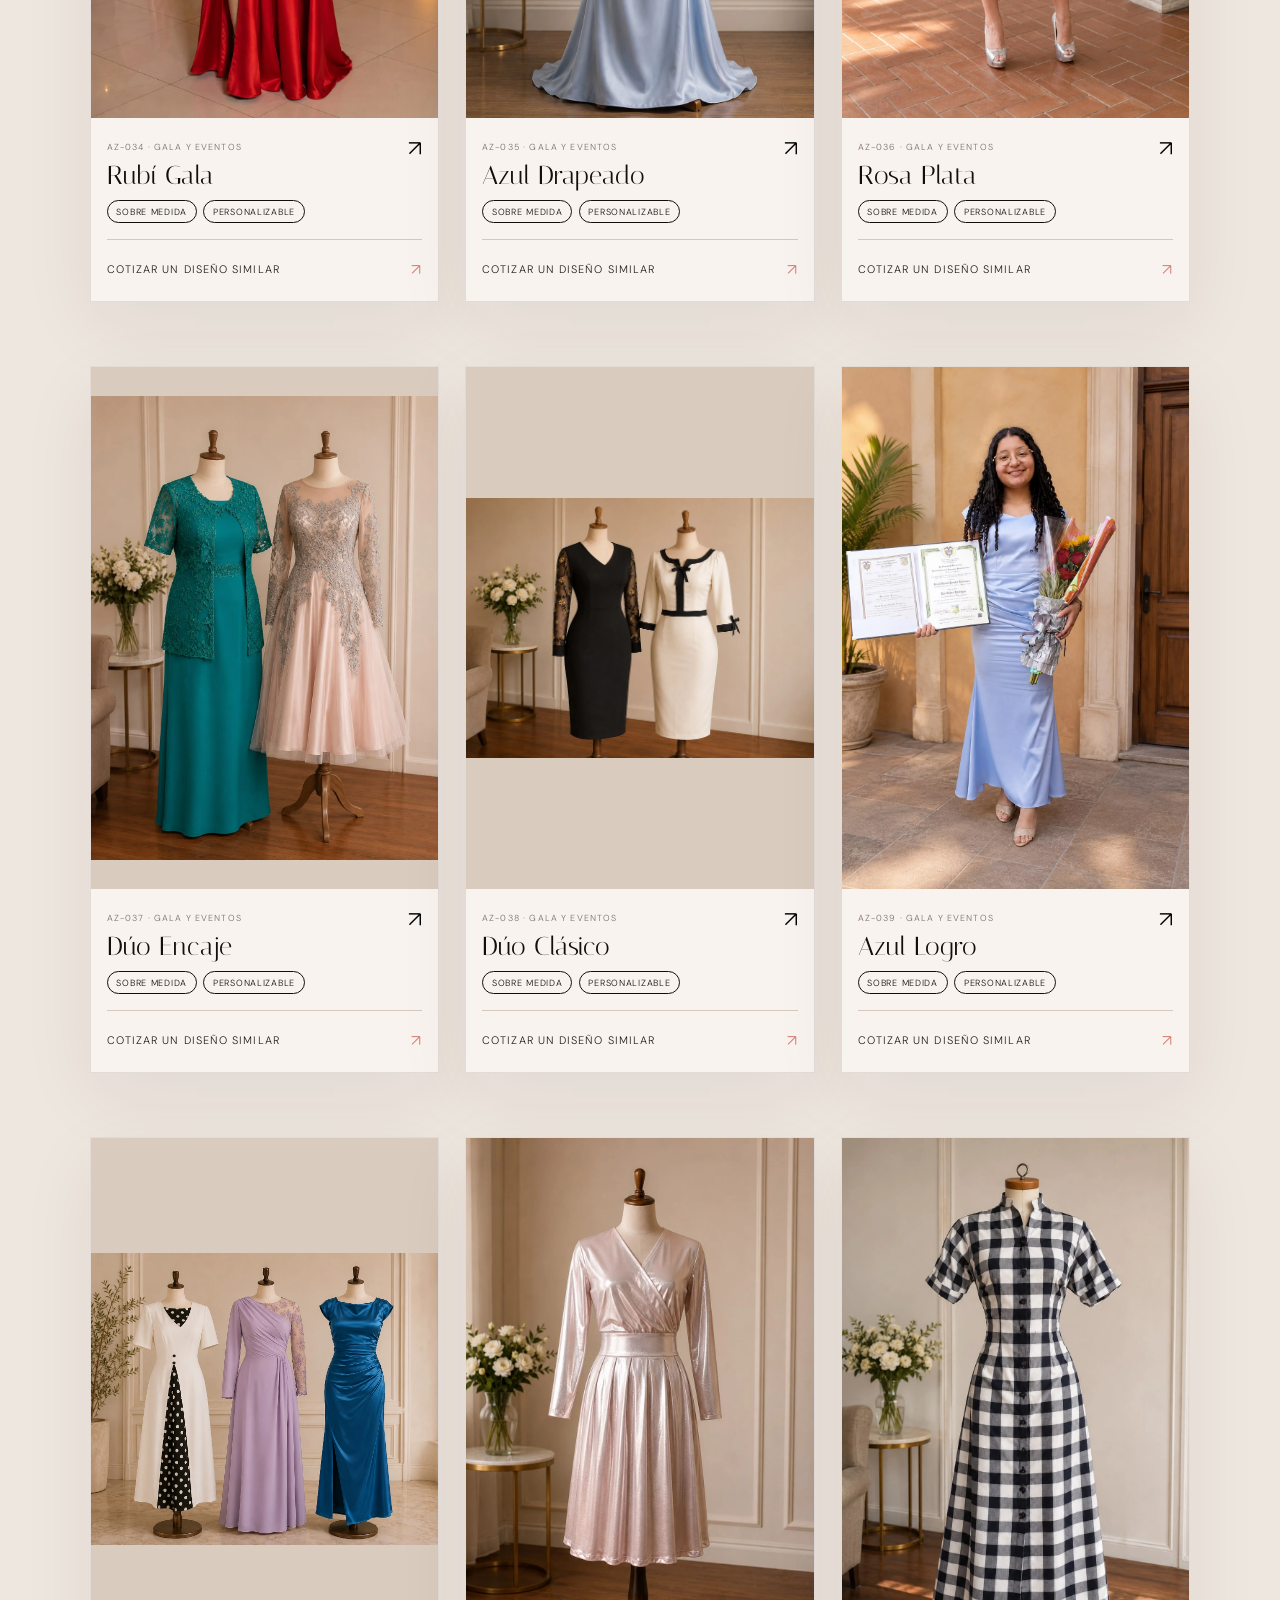
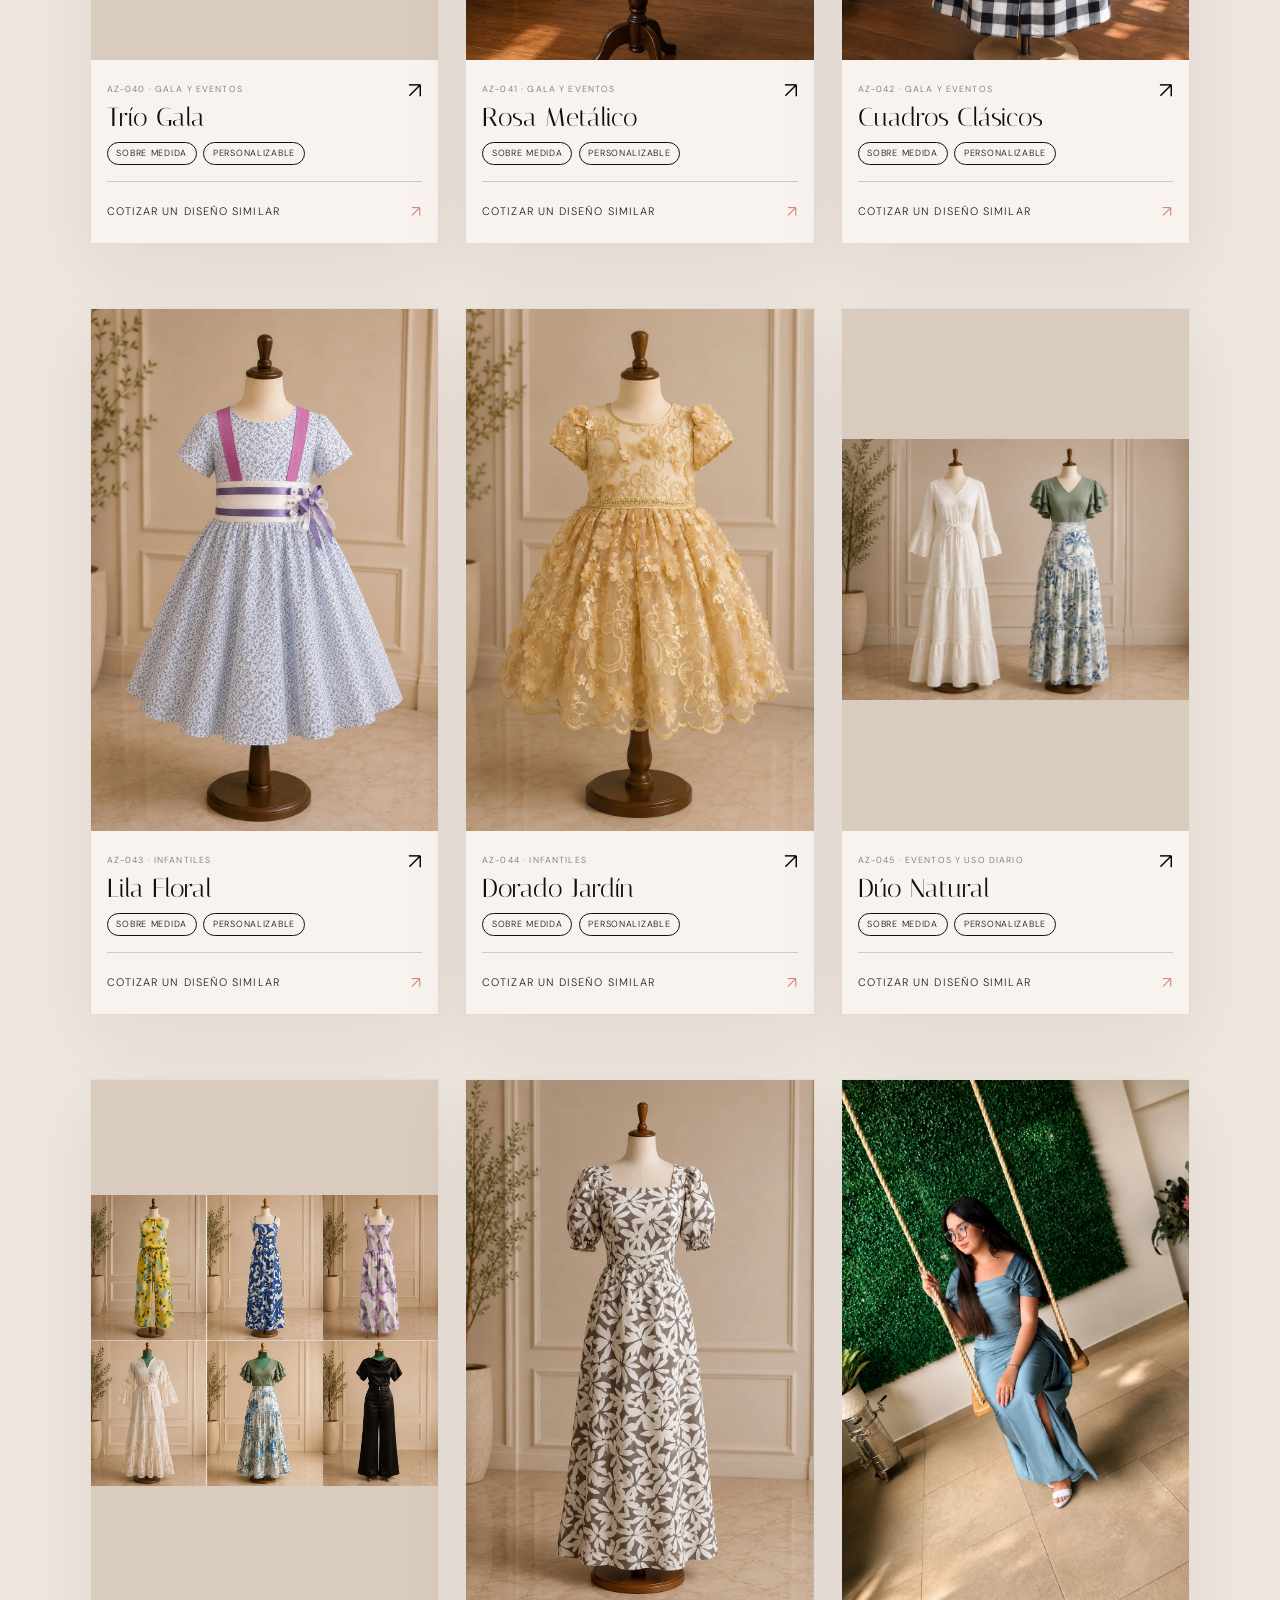
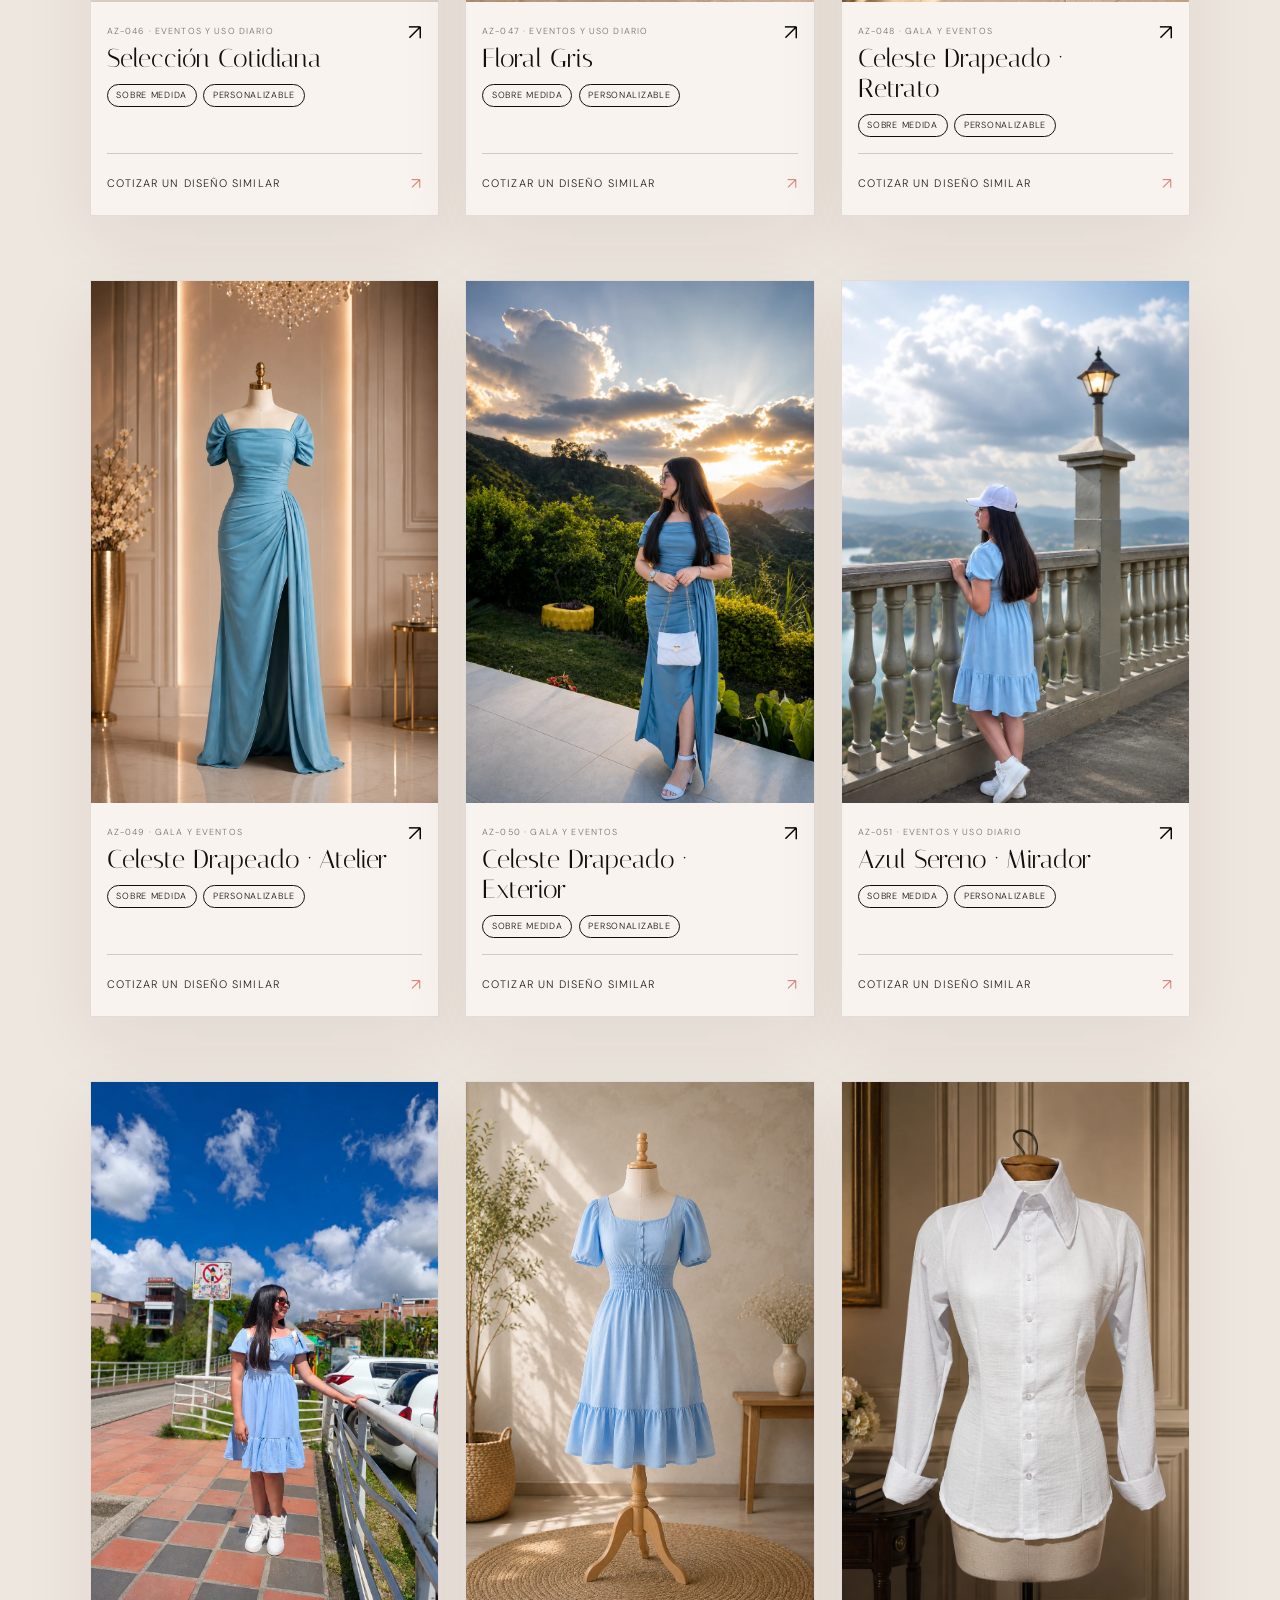
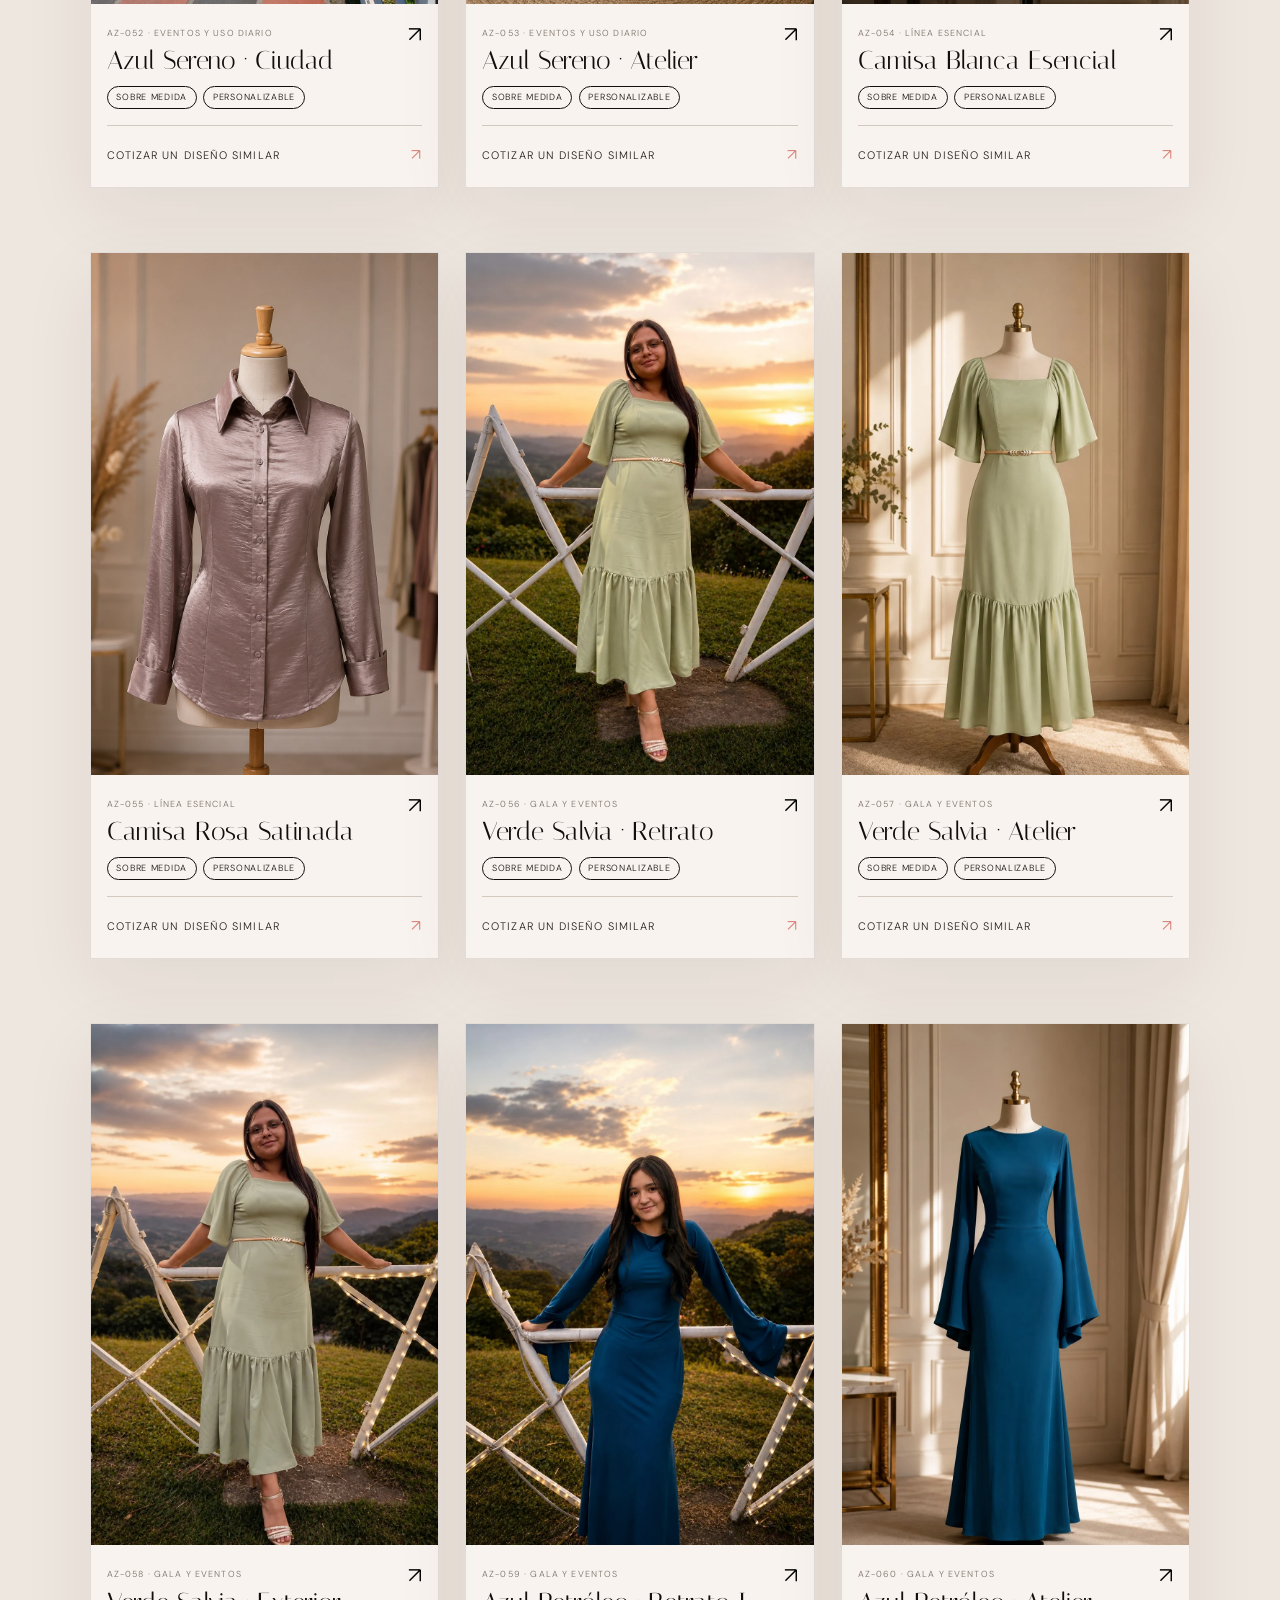
<file: colecciones.html>
<!doctype html><html lang="es"><head><meta charset="UTF-8"><meta name="viewport" content="width=device-width,initial-scale=1"><meta name="theme-color" content="#f2ede6"><meta name="description" content="Colecciones de vestidos AZ Moda para novias, XV años, Primera Comunión, eventos e infantiles."><link rel="icon" href="favicon.svg" type="image/svg+xml"><link rel="preconnect" href="https://fonts.googleapis.com"><link rel="preconnect" href="https://fonts.gstatic.com" crossorigin><link href="https://fonts.googleapis.com/css2?family=DM+Sans:wght@300;400;500&family=Italiana&display=swap" rel="stylesheet"><link rel="stylesheet" href="site.css"><title>Colecciones — AZ Moda</title></head><body data-page="colecciones"><a class="skip-link" href="#contenido">Ir al contenido</a><div class="ceremony-objects" aria-hidden="true"><i class="ring ring-a"></i><i class="bible"><span>AZ</span></i></div><header class="topbar light"><a class="brand" href="index.html">AZ <span>Moda</span></a><button class="nav-toggle" aria-expanded="false" aria-controls="nav">Menú</button><nav id="nav"><a href="index.html">Inicio</a><a class="active" href="colecciones.html">Colecciones</a><a href="galeria.html">Galería</a><a class="nav-contact" href="https://wa.me/573046385554?text=Hola%2C%20quiero%20m%C3%A1s%20informaci%C3%B3n%20sobre%20los%20vestidos%20de%20AZ%20Moda." target="_blank" rel="noopener">WhatsApp</a></nav></header><main id="contenido"><section class="page-head"><p class="kicker">Archivo AZ / 25 piezas</p><h1>Colecciones<br><em>para celebrar.</em></h1><p>Selecciona una categoría y descubre cada diseño con calma.</p></section><section class="catalog-section"><div class="filters" role="group" aria-label="Filtrar colección"><button class="is-active" data-filter="all">Todos</button><button data-filter="novias">Novias</button><button data-filter="quince">XV años</button><button data-filter="ceremonia">Primera Comunión</button><button data-filter="ocasion">Eventos especiales</button><button data-filter="infantiles">Infantiles</button></div><div class="catalog-grid" id="catalog"></div></section></main><footer><a class="brand" href="index.html">AZ <span>Moda</span></a><p>Manizales · Colombia</p><a href="https://wa.me/573046385554?text=Hola%2C%20quiero%20m%C3%A1s%20informaci%C3%B3n%20sobre%20los%20vestidos%20de%20AZ%20Moda." target="_blank" rel="noopener">WhatsApp · 304 638 5554</a><small>© <span id="year"></span> AZ Moda</small></footer><dialog class="viewer"><button class="viewer-close" aria-label="Cerrar">Cerrar ×</button><div class="viewer-media"><img alt=""></div><div class="viewer-info"><span class="viewer-count"></span><p class="kicker">Archivo AZ</p><h2></h2><p class="viewer-description"></p><ul class="viewer-details"></ul><div><button class="viewer-prev">← Anterior</button><button class="viewer-next">Siguiente →</button></div></div></dialog><script src="site-data.js"></script><script src="main.js"></script><script src="enhancements.js"></script></body></html>
</file>
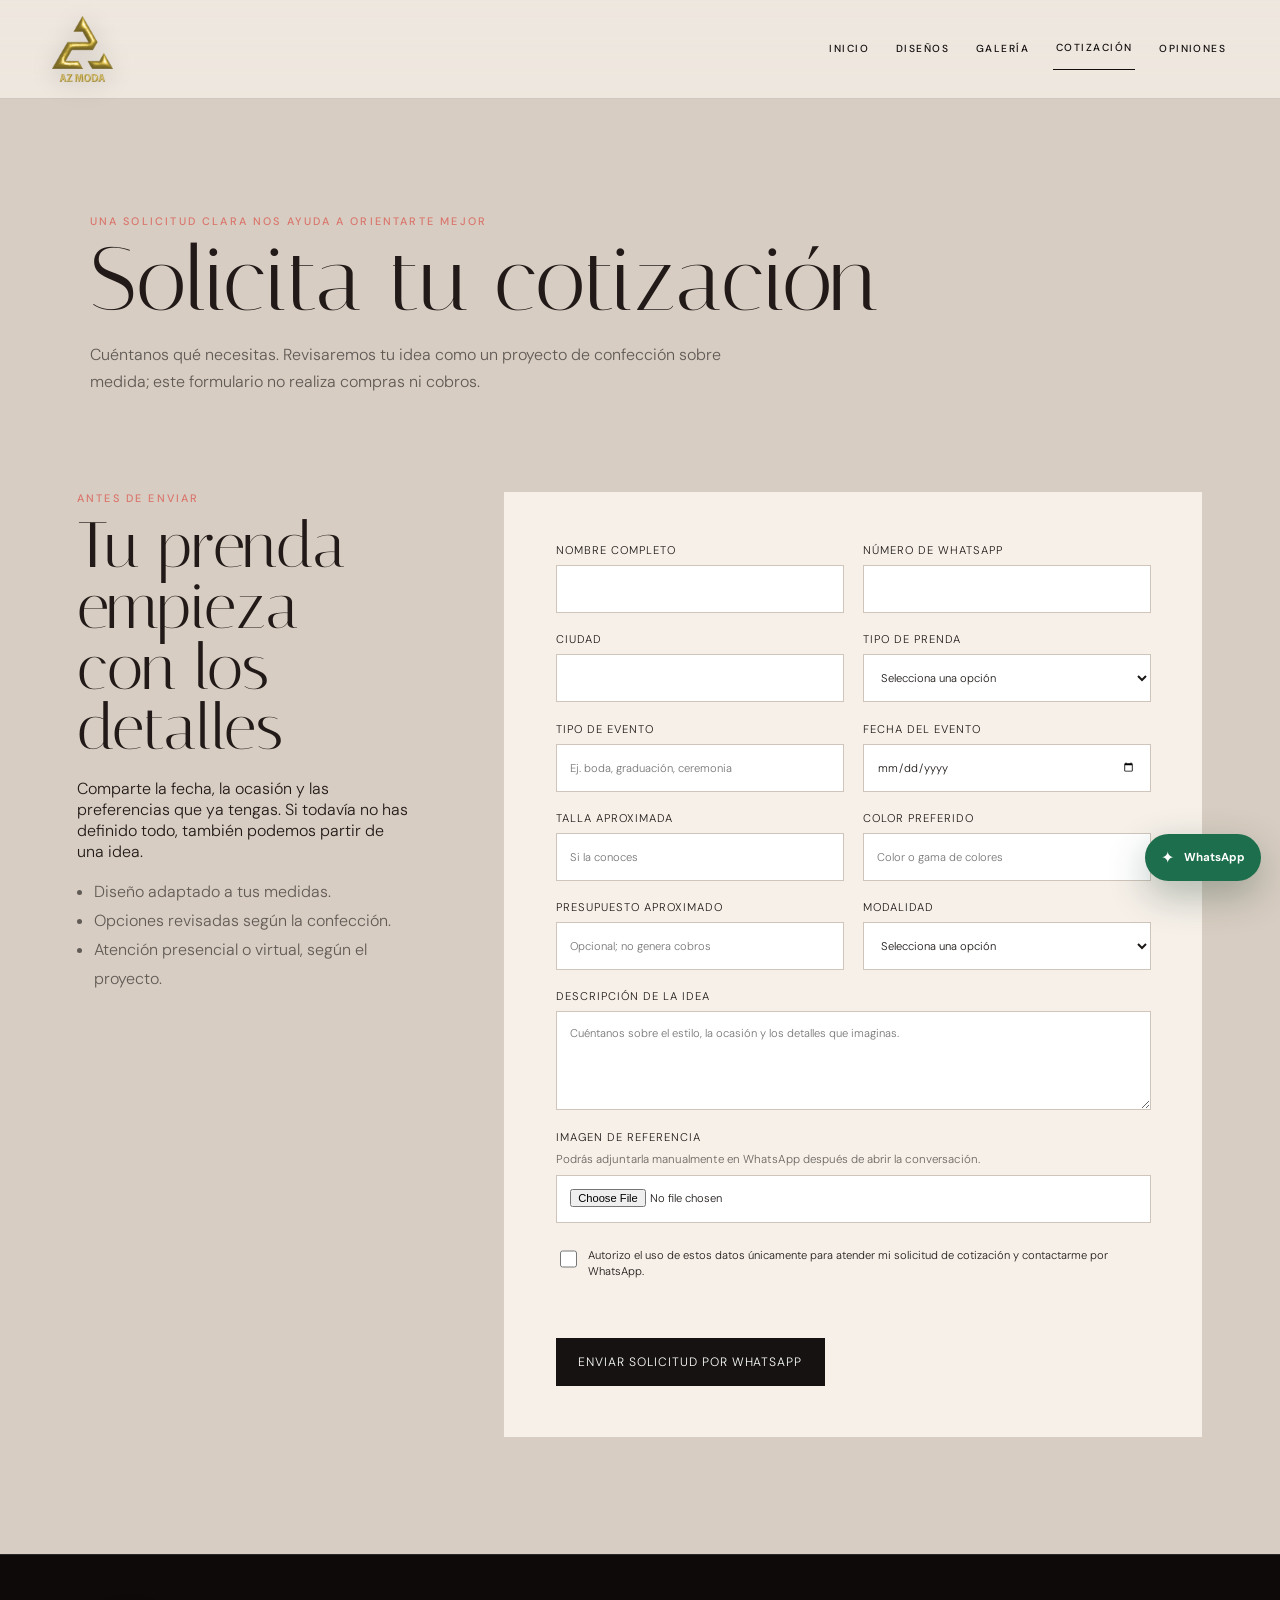
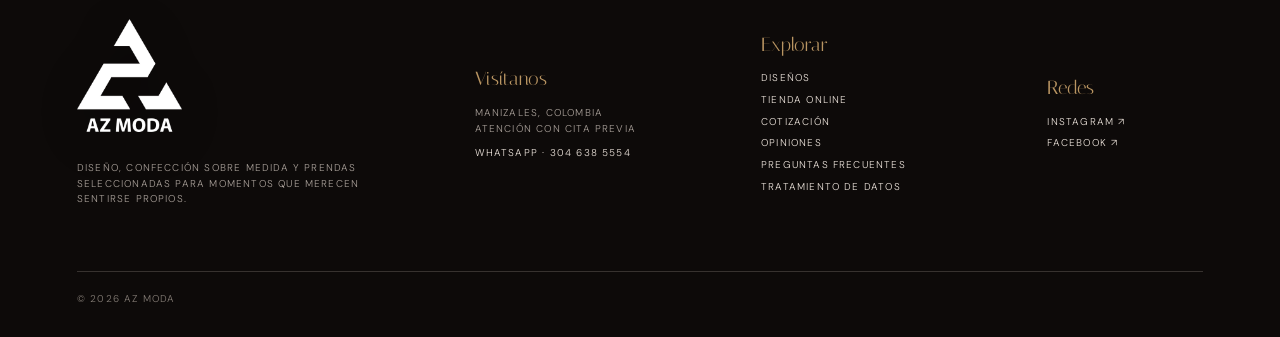
<file: cotizacion.html>
<!doctype html>
<html lang="es">
<head>
  <meta charset="utf-8">
  <meta name="viewport" content="width=device-width,initial-scale=1">
  <meta name="description" content="Solicita una cotización para una prenda confeccionada sobre medida por AZ MODA.">
  <title>Cotización — AZ MODA</title>
  <link rel="icon" href="favicon.svg" type="image/svg+xml">
  <link rel="preconnect" href="https://fonts.googleapis.com">
  <link rel="preconnect" href="https://fonts.gstatic.com" crossorigin>
  <link href="https://fonts.googleapis.com/css2?family=DM+Sans:wght@300;400;500;600&family=Italiana&display=swap" rel="stylesheet">
  <link rel="stylesheet" href="site.css">
</head>
<body data-page="cotizacion">
  <a class="skip-link" href="#contenido">Saltar al contenido</a>
  <header class="site-header solid" data-header>
    <a class="brand" href="index.html" aria-label="AZ MODA, inicio">AZ <span>MODA</span></a>
    <button class="menu-toggle" type="button" aria-expanded="false" aria-controls="main-nav"><span></span><span></span><span></span><span class="sr-only">Abrir menú</span></button>
    <nav id="main-nav" class="main-nav" aria-label="Navegación principal">
      <a href="index.html">Inicio</a><a href="colecciones.html">Diseños</a><a href="galeria.html">Galería</a><a href="cotizacion.html" aria-current="page">Cotización</a><a href="resenas.html">Opiniones</a>
    </nav>
  </header>
  <main id="contenido" class="inner-main">
    <section class="page-lead quote-lead">
      <p class="eyebrow">Una solicitud clara nos ayuda a orientarte mejor</p>
      <h1>Solicita tu cotización</h1>
      <p>Cuéntanos qué necesitas. Revisaremos tu idea como un proyecto de confección sobre medida; este formulario no realiza compras ni cobros.</p>
    </section>
    <section class="quote-layout section-pad">
      <aside class="quote-aside">
        <p class="eyebrow">Antes de enviar</p>
        <h2>Tu prenda empieza con los detalles</h2>
        <p>Comparte la fecha, la ocasión y las preferencias que ya tengas. Si todavía no has definido todo, también podemos partir de una idea.</p>
        <ul>
          <li>Diseño adaptado a tus medidas.</li>
          <li>Opciones revisadas según la confección.</li>
          <li>Atención presencial o virtual, según el proyecto.</li>
        </ul>
      </aside>
      <form id="quote-form" class="quote-form" novalidate>
        <input type="hidden" id="design-reference" name="designReference">
        <div class="selected-design" data-selected-design hidden></div>
        <div class="form-grid">
          <label>Nombre completo<input name="name" autocomplete="name" required></label>
          <label>Número de WhatsApp<input name="whatsapp" type="tel" inputmode="tel" autocomplete="tel" required></label>
          <label>Ciudad<input name="city" autocomplete="address-level2" required></label>
          <label>Tipo de prenda<select name="garment" required><option value="">Selecciona una opción</option><option>Vestido de novia</option><option>Vestido de quince años</option><option>Vestido de primera comunión</option><option>Vestido infantil</option><option>Vestido de gala</option><option>Vestido para evento especial</option><option>Otra prenda sobre medida</option></select></label>
          <label>Tipo de evento<input name="eventType" placeholder="Ej. boda, graduación, ceremonia"></label>
          <label>Fecha del evento<input name="eventDate" type="date"></label>
          <label>Talla aproximada<input name="size" placeholder="Si la conoces"></label>
          <label>Color preferido<input name="color" placeholder="Color o gama de colores"></label>
          <label>Presupuesto aproximado<input name="budget" inputmode="numeric" placeholder="Opcional; no genera cobros"></label>
          <label>Modalidad<select name="mode" required><option value="">Selecciona una opción</option><option>Presencial</option><option>Virtual</option><option>Quiero recibir orientación</option></select></label>
          <label class="full">Descripción de la idea<textarea name="description" rows="5" required placeholder="Cuéntanos sobre el estilo, la ocasión y los detalles que imaginas."></textarea></label>
          <label class="full file-field">Imagen de referencia <span class="field-note">Podrás adjuntarla manualmente en WhatsApp después de abrir la conversación.</span><input name="referenceImage" type="file" accept="image/jpeg,image/png,image/webp"></label>
        </div>
        <label id="datos" class="consent"><input name="consent" type="checkbox" required><span>Autorizo el uso de estos datos únicamente para atender mi solicitud de cotización y contactarme por WhatsApp.</span></label>
        <p class="form-status" id="quote-status" role="status" aria-live="polite"></p>
        <button class="button button-dark" type="submit">Enviar solicitud por WhatsApp</button>
      </form>
    </section>
  </main>
  <footer class="site-footer" data-footer></footer>
  <script src="site-data.js"></script>
  <script src="main.js"></script>
  <script src="enhancements.js"></script>
</body>
</html>
</file>
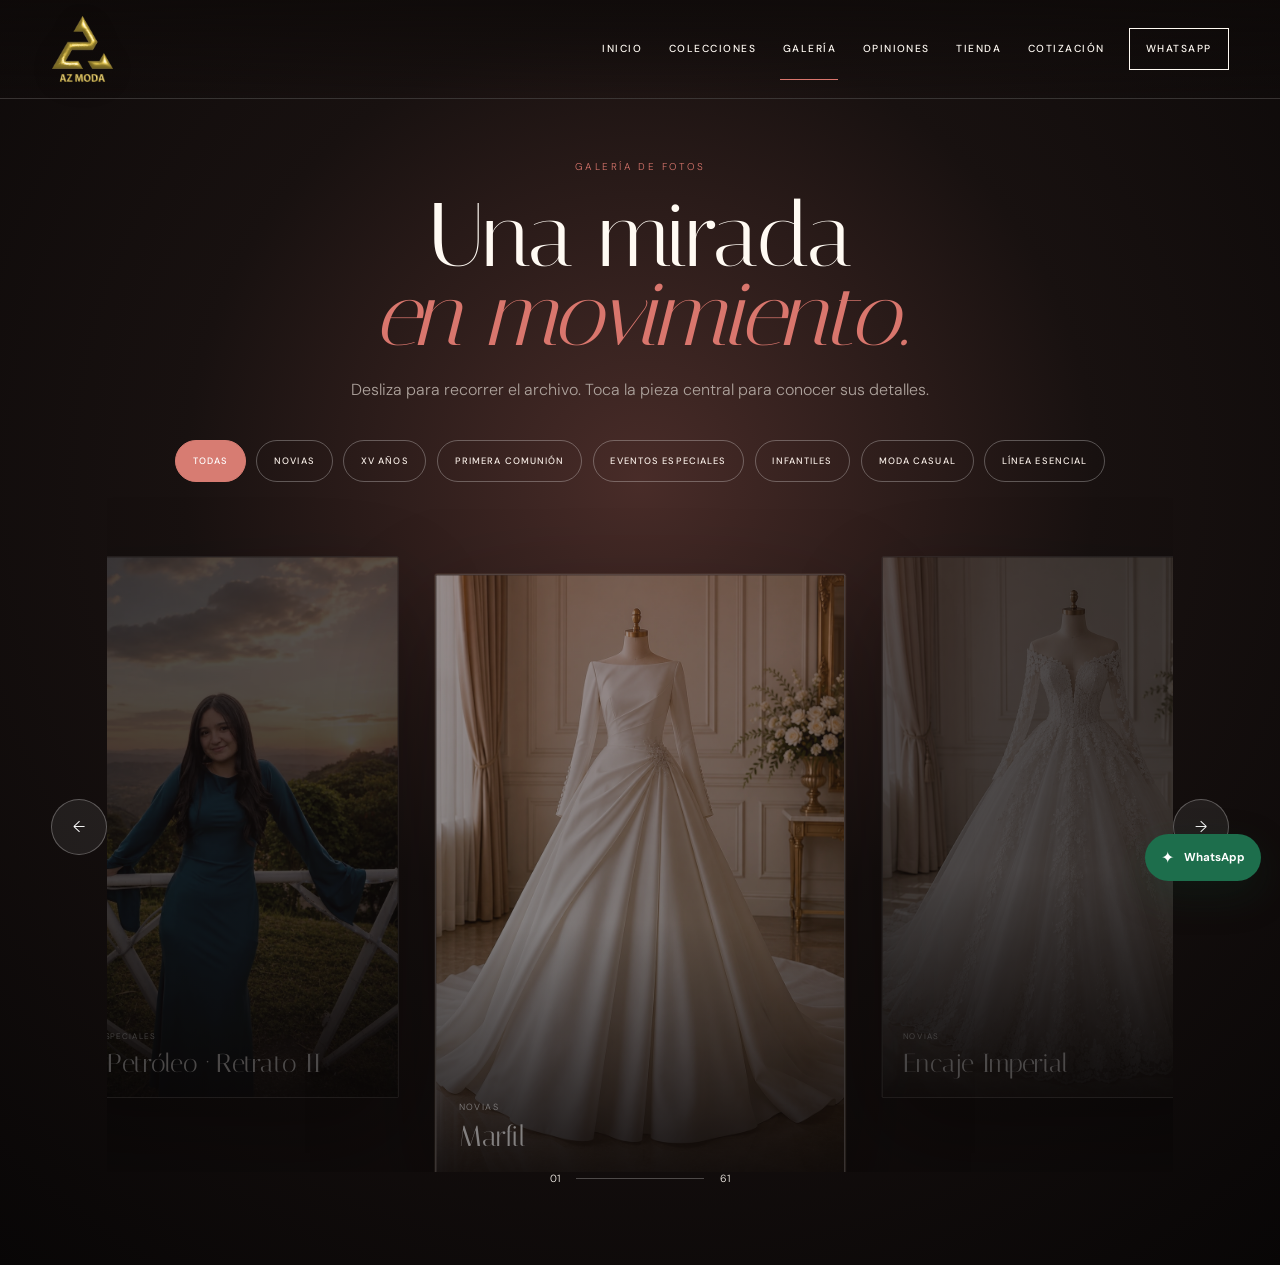
<file: galeria.html>
<!doctype html><html lang="es"><head><meta charset="UTF-8"><meta name="viewport" content="width=device-width,initial-scale=1"><meta name="theme-color" content="#100c0b"><meta name="description" content="Galería 3D de vestidos AZ Moda."><link rel="icon" href="favicon.svg" type="image/svg+xml"><link rel="preconnect" href="https://fonts.googleapis.com"><link rel="preconnect" href="https://fonts.gstatic.com" crossorigin><link href="https://fonts.googleapis.com/css2?family=DM+Sans:wght@300;400;500&family=Italiana&display=swap" rel="stylesheet"><link rel="stylesheet" href="site.css"><title>Galería — AZ Moda</title></head><body data-page="galeria"><a class="skip-link" href="#contenido">Ir al contenido</a><div class="ceremony-objects" aria-hidden="true"><i class="ring ring-a"></i><i class="ring ring-b"></i><i class="bible"><span>AZ</span></i><i class="needle"></i></div><header class="topbar"><a class="brand" href="index.html">AZ <span>Moda</span></a><button class="nav-toggle" aria-expanded="false" aria-controls="nav">Menú</button><nav id="nav"><a href="index.html">Inicio</a><a href="colecciones.html">Colecciones</a><a class="active" href="galeria.html">Galería</a><a class="nav-contact" href="https://wa.me/573046385554?text=Hola%2C%20quiero%20m%C3%A1s%20informaci%C3%B3n%20sobre%20los%20vestidos%20de%20AZ%20Moda." target="_blank" rel="noopener">WhatsApp</a></nav></header><main id="contenido" class="gallery-page"><section class="gallery-head"><p class="kicker">Galería de fotos</p><h1>Una mirada<br><em>en movimiento.</em></h1><p>Desliza para recorrer el archivo. Toca la pieza central para conocer sus detalles.</p></section><div class="gallery-filters filters" role="group" aria-label="Categorías"><button class="is-active" data-gallery-filter="all">Todas</button><button data-gallery-filter="novias">Novias</button><button data-gallery-filter="quince">XV años</button><button data-gallery-filter="ceremonia">Primera Comunión</button><button data-gallery-filter="ocasion">Eventos especiales</button><button data-gallery-filter="infantiles">Infantiles</button></div><section class="gallery-shell" aria-label="Galería tridimensional"><button class="gallery-arrow prev" aria-label="Anterior">←</button><div class="gallery-stage" id="gallery-stage"></div><button class="gallery-arrow next" aria-label="Siguiente">→</button></section><div class="gallery-progress"><span class="gallery-current">01</span><i></i><span class="gallery-total">25</span></div></main><dialog class="viewer"><button class="viewer-close" aria-label="Cerrar">Cerrar ×</button><div class="viewer-media"><img alt=""></div><div class="viewer-info"><span class="viewer-count"></span><p class="kicker">Archivo AZ</p><h2></h2><p class="viewer-description"></p><ul class="viewer-details"></ul><div><button class="viewer-prev">← Anterior</button><button class="viewer-next">Siguiente →</button></div></div></dialog><script src="site-data.js"></script><script src="main.js"></script><script src="enhancements.js"></script></body></html>
</file>
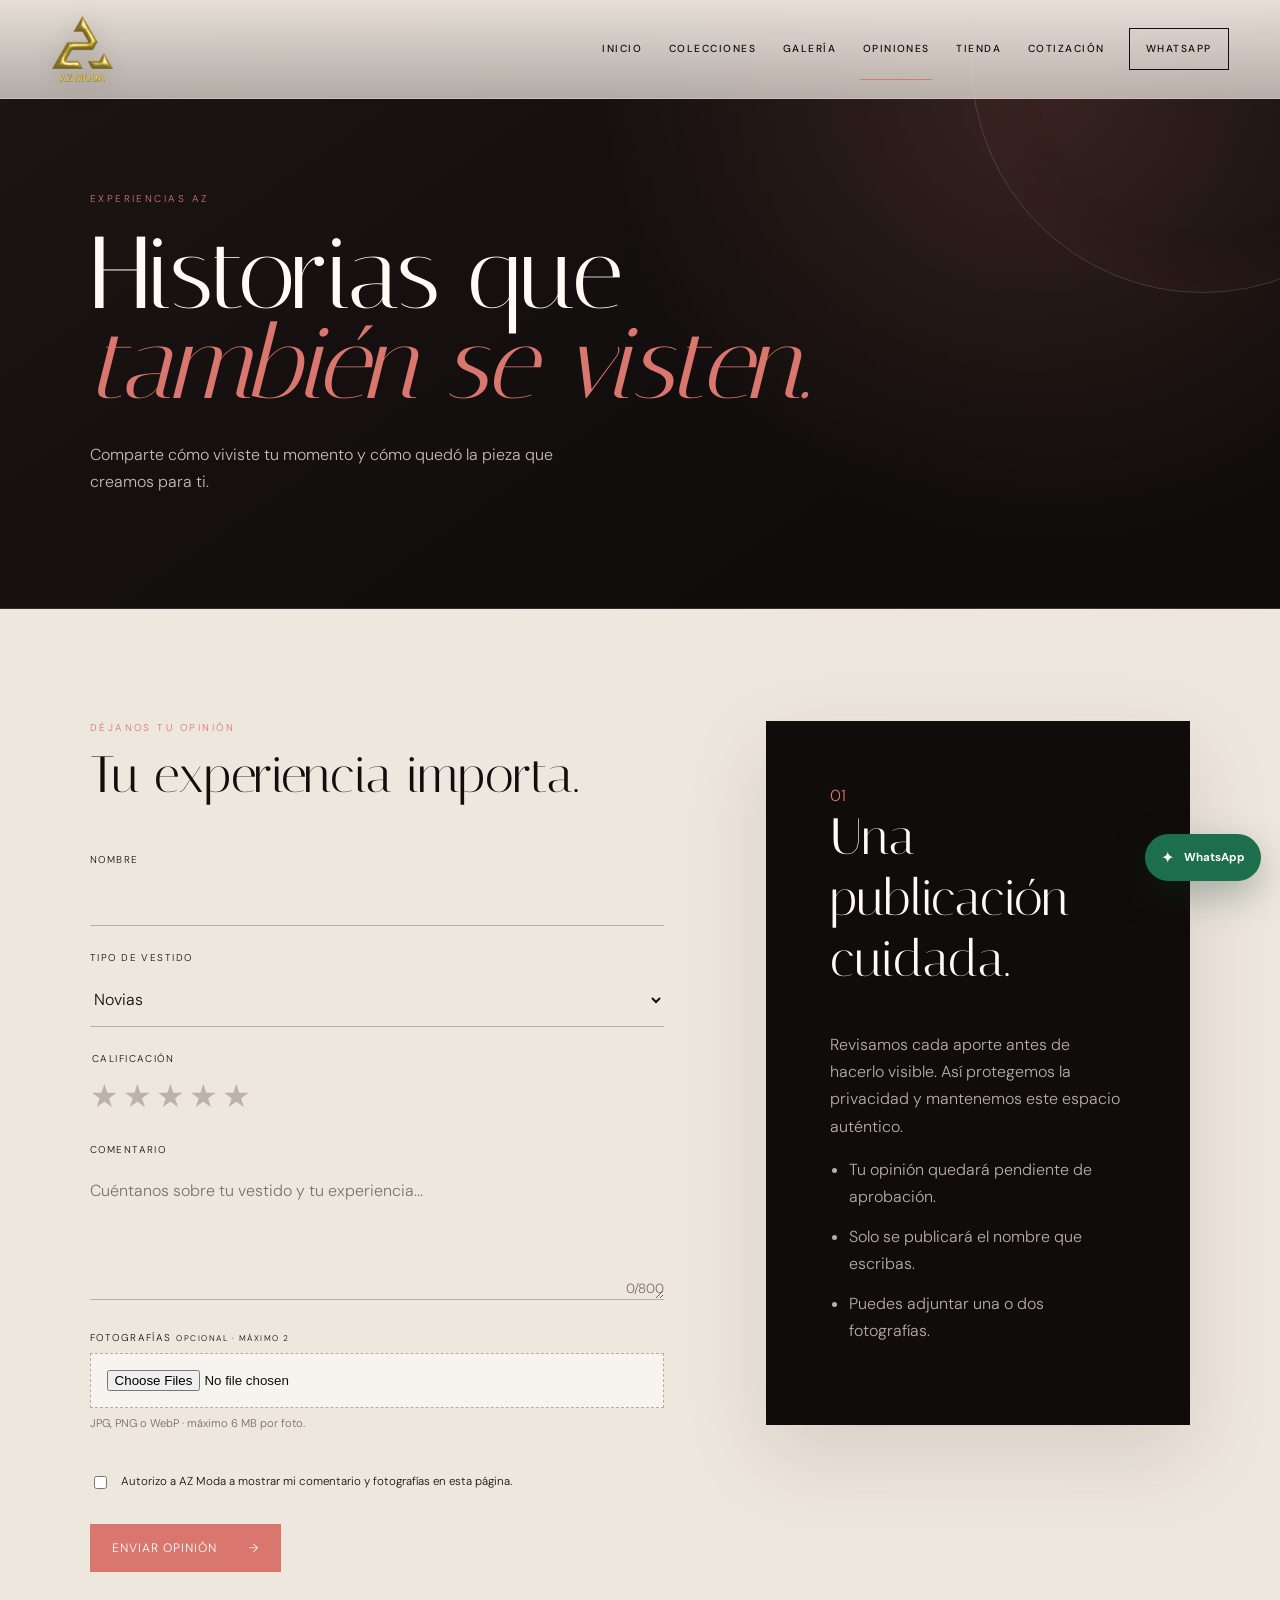
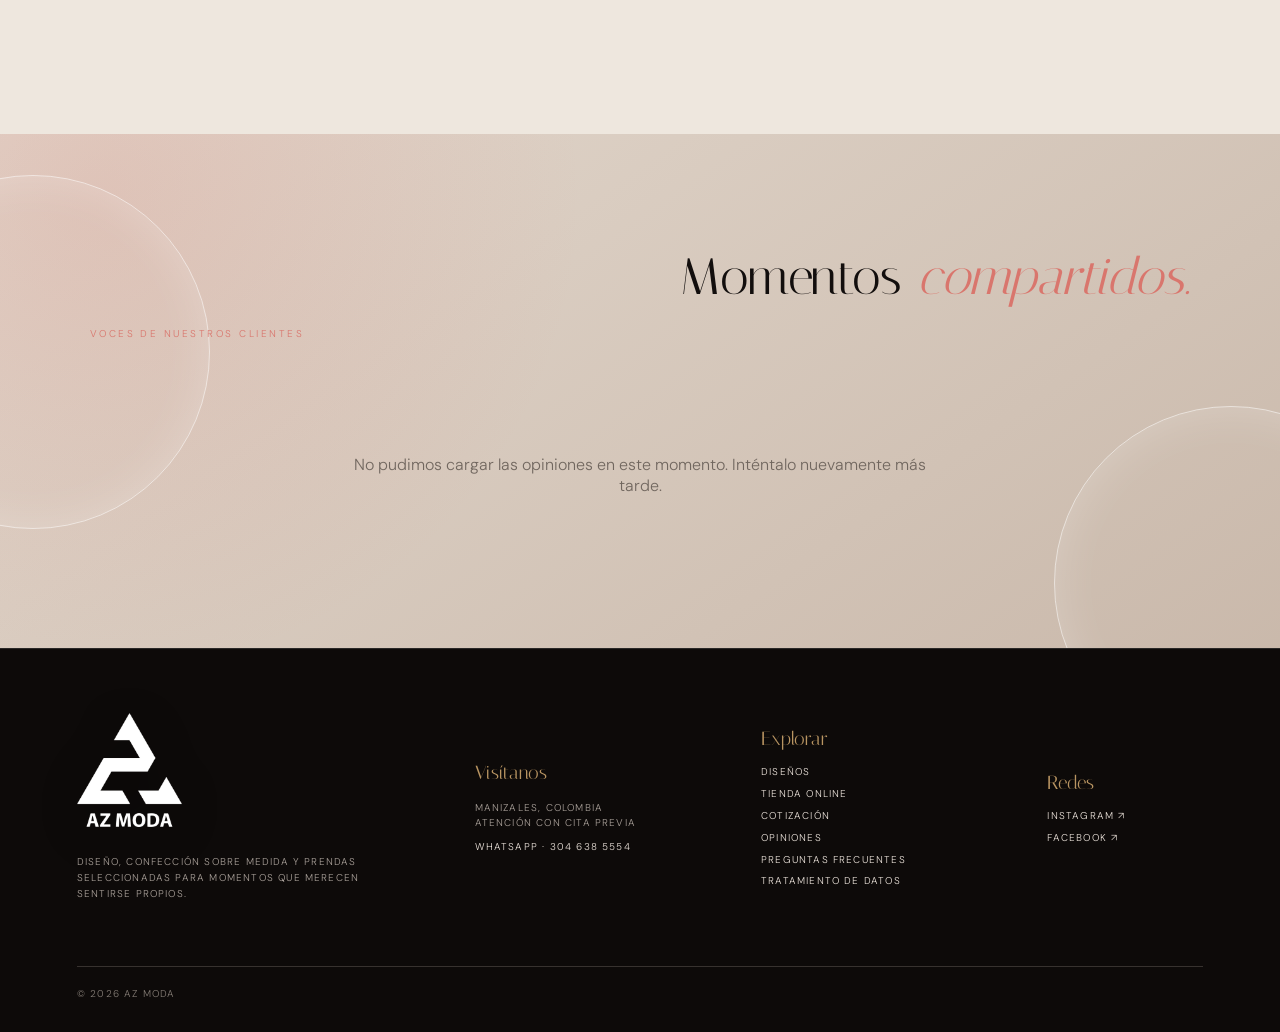
<file: resenas.html>
<!doctype html><html lang="es"><head><meta charset="UTF-8"><meta name="viewport" content="width=device-width,initial-scale=1"><meta name="theme-color" content="#f2ede6"><meta name="description" content="Opiniones y experiencias de clientes de AZ Moda."><link rel="icon" href="favicon.svg" type="image/svg+xml"><link rel="preconnect" href="https://fonts.googleapis.com"><link rel="preconnect" href="https://fonts.gstatic.com" crossorigin><link href="https://fonts.googleapis.com/css2?family=DM+Sans:wght@300;400;500&family=Italiana&display=swap" rel="stylesheet"><link rel="stylesheet" href="site.css"><title>Opiniones — AZ Moda</title></head><body data-page="resenas"><a class="skip-link" href="#contenido">Ir al contenido</a><header class="topbar light"><a class="brand" href="index.html">AZ <span>Moda</span></a><button class="nav-toggle" aria-expanded="false" aria-controls="nav">Menú</button><nav id="nav"><a href="index.html">Inicio</a><a href="colecciones.html">Colecciones</a><a href="galeria.html">Galería</a><a class="active" href="resenas.html">Opiniones</a><a class="nav-contact" href="https://wa.me/573046385554?text=Hola%2C%20quiero%20m%C3%A1s%20informaci%C3%B3n%20sobre%20los%20vestidos%20de%20AZ%20Moda." target="_blank" rel="noopener">WhatsApp</a></nav></header><main id="contenido"><section class="reviews-hero"><p class="kicker">Experiencias AZ</p><h1>Historias que<br><em>también se visten.</em></h1><p>Comparte cómo viviste tu momento y cómo quedó la pieza que creamos para ti.</p></section><section class="review-layout"><div class="review-form-wrap"><p class="kicker">Déjanos tu opinión</p><h2>Tu experiencia importa.</h2><form id="review-form"><div class="field"><label for="review-name">Nombre</label><input id="review-name" name="nombre" maxlength="60" autocomplete="name" required></div><div class="field"><label for="review-category">Tipo de vestido</label><select id="review-category" name="categoria"><option>Novias</option><option>XV años</option><option>Primera Comunión</option><option>Eventos especiales</option><option>Infantiles</option><option>Otro trabajo</option></select></div><fieldset class="rating-field"><legend>Calificación</legend><div class="stars"><input type="radio" id="star5" name="calificacion" value="5" required><label for="star5">★</label><input type="radio" id="star4" name="calificacion" value="4"><label for="star4">★</label><input type="radio" id="star3" name="calificacion" value="3"><label for="star3">★</label><input type="radio" id="star2" name="calificacion" value="2"><label for="star2">★</label><input type="radio" id="star1" name="calificacion" value="1"><label for="star1">★</label></div></fieldset><div class="field"><label for="review-comment">Comentario</label><textarea id="review-comment" name="comentario" minlength="10" maxlength="800" rows="5" required placeholder="Cuéntanos sobre tu vestido y tu experiencia..."></textarea><small><span id="comment-count">0</span>/800</small></div><div class="field upload-field"><label for="review-photos">Fotografías <small>Opcional · máximo 2</small></label><input id="review-photos" type="file" accept="image/jpeg,image/png,image/webp" multiple><p>JPG, PNG o WebP · máximo 6 MB por foto.</p><div id="photo-preview" class="photo-preview"></div></div><label class="consent"><input type="checkbox" required> Autorizo a AZ Moda a mostrar mi comentario y fotografías en esta página.</label><input class="trap" name="website" tabindex="-1" autocomplete="off" aria-hidden="true"><button class="button button-coral submit-review" type="submit">Enviar opinión <span>→</span></button><p id="form-status" class="form-status" role="status" aria-live="polite"></p></form></div><aside class="review-note"><span>01</span><h2>Una publicación cuidada.</h2><p>Revisamos cada aporte antes de hacerlo visible. Así protegemos la privacidad y mantenemos este espacio auténtico.</p><ul><li>Tu opinión quedará pendiente de aprobación.</li><li>Solo se publicará el nombre que escribas.</li><li>Puedes adjuntar una o dos fotografías.</li></ul></aside></section><section class="published-reviews"><header><p class="kicker">Voces de nuestros clientes</p><h2>Momentos <em>compartidos.</em></h2></header><div id="reviews-list" class="reviews-list" aria-live="polite"><p class="reviews-empty">Cargando opiniones…</p></div></section></main><footer><a class="brand" href="index.html">AZ <span>Moda</span></a><p>Manizales · Colombia</p><a href="https://wa.me/573046385554?text=Hola%2C%20quiero%20m%C3%A1s%20informaci%C3%B3n%20sobre%20los%20vestidos%20de%20AZ%20Moda." target="_blank" rel="noopener">WhatsApp · 304 638 5554</a><small>© <span id="year"></span> AZ Moda</small></footer><script src="site-data.js"></script><script src="main.js"></script><script src="enhancements.js"></script><script src="reviews.js"></script></body></html>
</file>
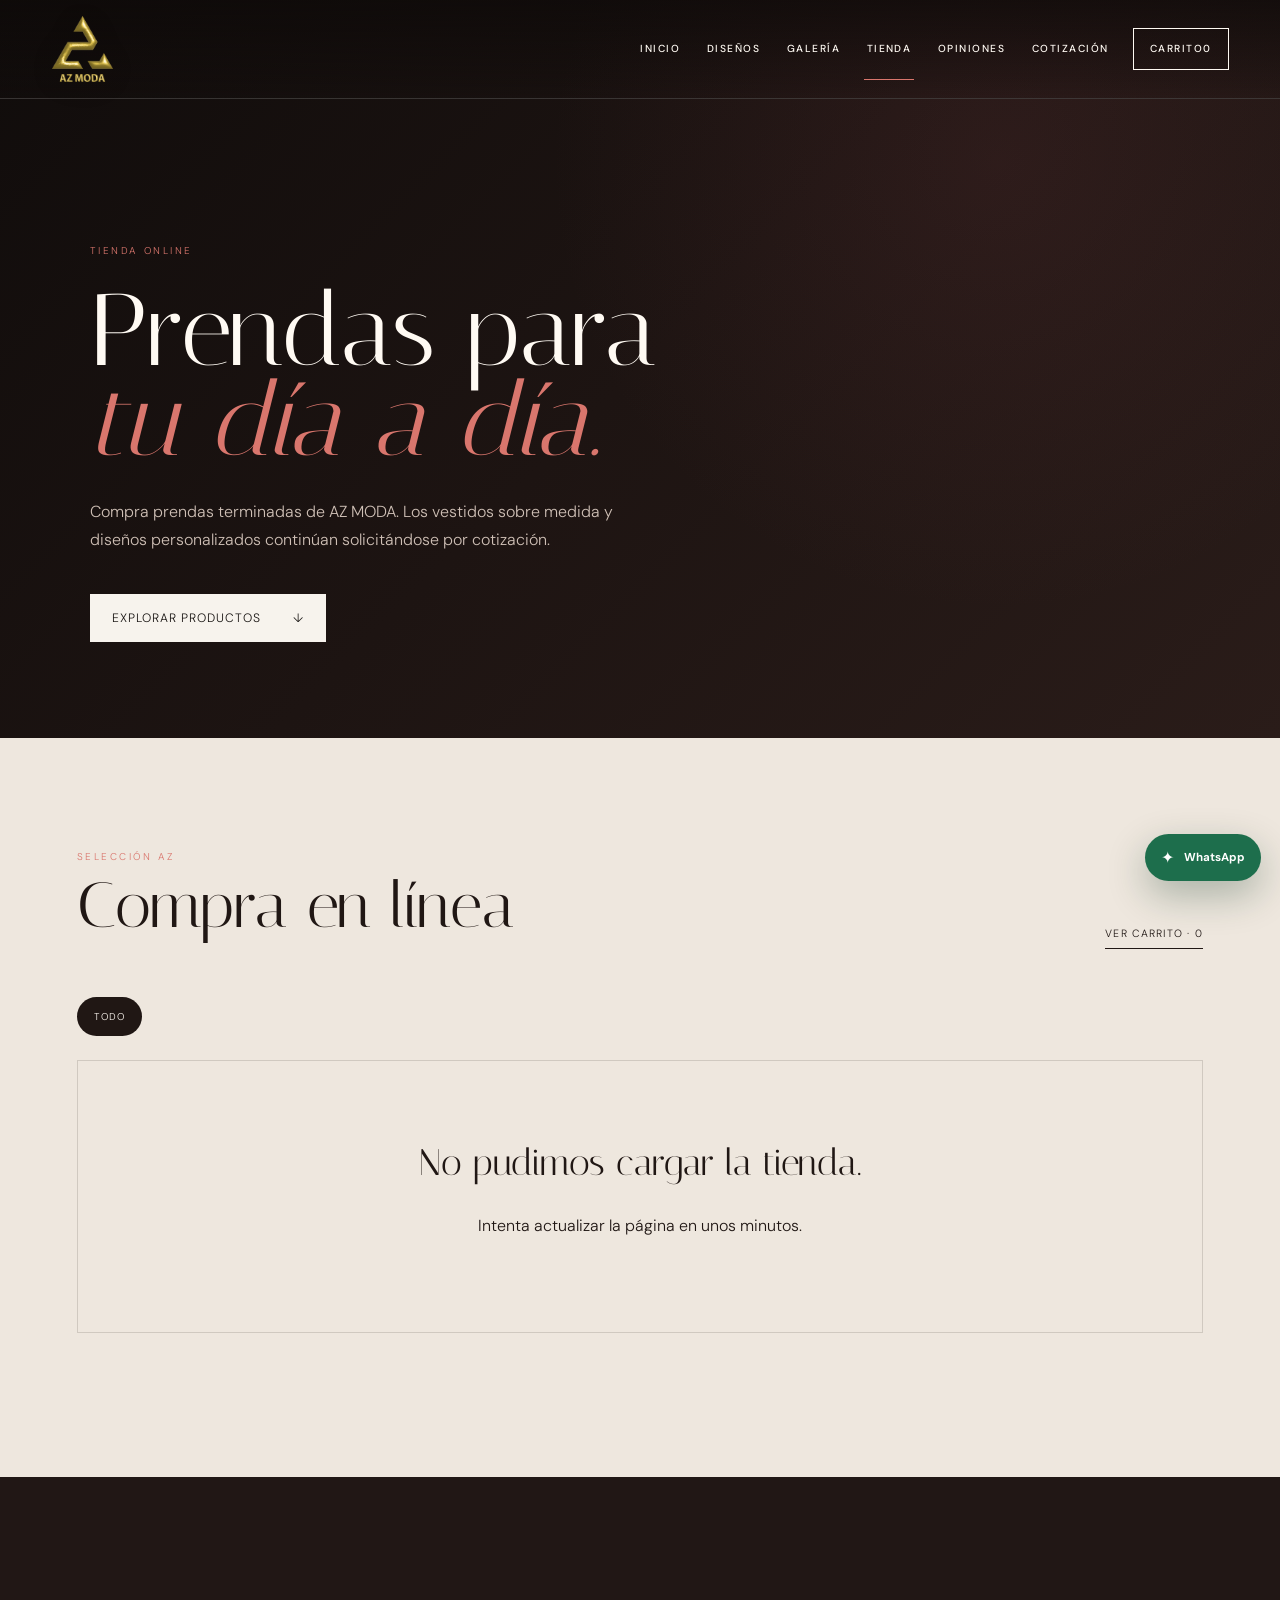
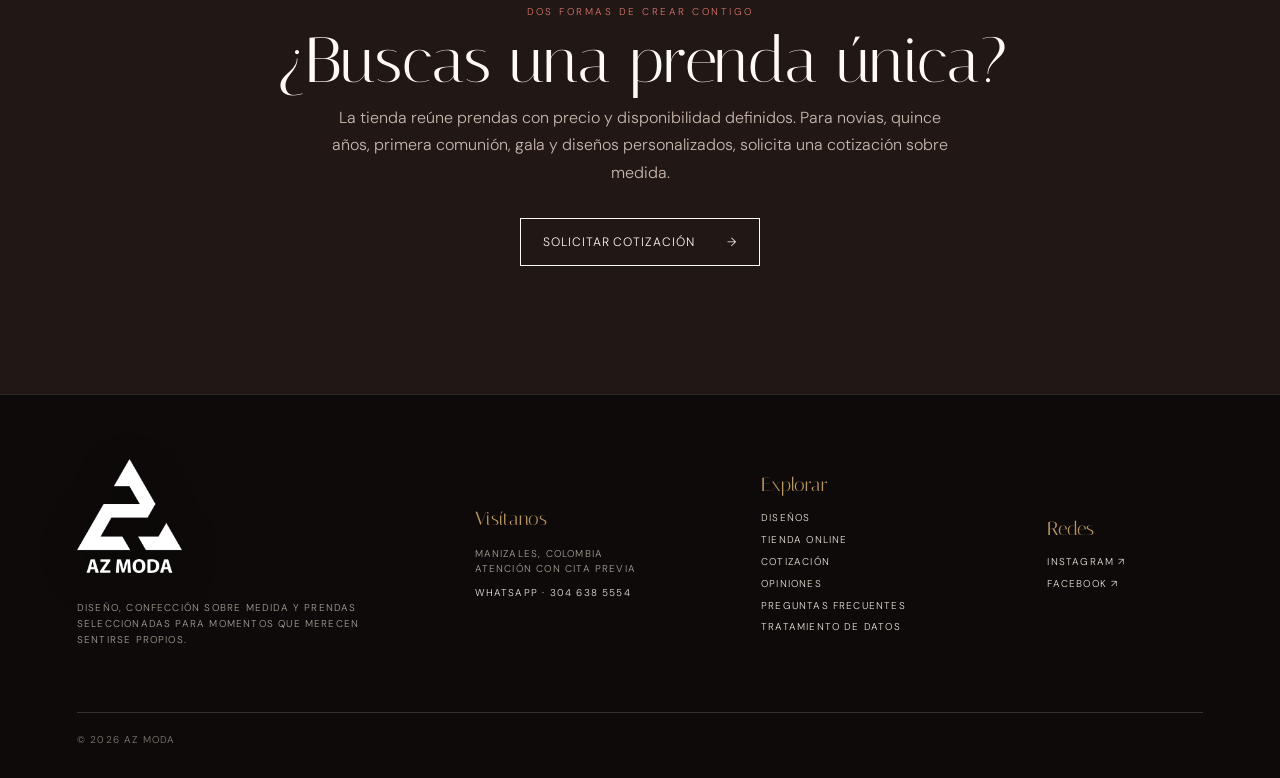
<file: tienda.html>
<!doctype html><html lang="es"><head><meta charset="UTF-8"><meta name="viewport" content="width=device-width,initial-scale=1"><meta name="theme-color" content="#100c0b"><meta name="description" content="Tienda online de AZ MODA: moda casual, camisetas estampadas y prendas bordadas."><link rel="icon" href="favicon.svg" type="image/svg+xml"><link rel="preconnect" href="https://fonts.googleapis.com"><link rel="preconnect" href="https://fonts.gstatic.com" crossorigin><link href="https://fonts.googleapis.com/css2?family=DM+Sans:wght@300;400;500&family=Italiana&display=swap" rel="stylesheet"><link rel="stylesheet" href="site.css"><title>Tienda online — AZ MODA</title></head><body data-page="tienda"><a class="skip-link" href="#contenido">Ir al contenido</a><header class="topbar"><a class="brand" href="index.html">AZ <span>Moda</span></a><button class="nav-toggle" aria-expanded="false" aria-controls="nav">Menú</button><nav id="nav"><a href="index.html">Inicio</a><a href="colecciones.html">Diseños</a><a href="galeria.html">Galería</a><a class="active" href="tienda.html">Tienda</a><a href="resenas.html">Opiniones</a><a class="nav-contact" href="carrito.html">Carrito <span data-cart-count>0</span></a></nav></header><main id="contenido"><section class="store-hero"><p class="kicker">Tienda online</p><h1>Prendas para<br><em>tu día a día.</em></h1><p>Compra prendas terminadas de AZ MODA. Los vestidos sobre medida y diseños personalizados continúan solicitándose por cotización.</p><a class="button button-light" href="#productos">Explorar productos <span>↓</span></a></section><section id="productos" class="store-section"><header class="store-heading"><div><p class="kicker">Selección AZ</p><h2>Compra en línea</h2></div><a class="cart-shortcut" href="carrito.html">Ver carrito · <span data-cart-count>0</span></a></header><div id="store-filters" class="store-filters" aria-label="Filtrar productos"><button class="is-active" data-store-filter="all">Todo</button></div><div id="product-grid" class="product-grid" aria-live="polite"><p class="store-status">Cargando productos…</p></div></section><section class="store-note"><p class="kicker">Dos formas de crear contigo</p><h2>¿Buscas una prenda única?</h2><p>La tienda reúne prendas con precio y disponibilidad definidos. Para novias, quince años, primera comunión, gala y diseños personalizados, solicita una cotización sobre medida.</p><a class="button" href="cotizacion.html">Solicitar cotización <span>→</span></a></section></main><footer class="site-footer" data-footer></footer><script src="site-data.js"></script><script src="store-config.js"></script><script src="main.js"></script><script src="enhancements.js"></script><script src="store.js"></script></body></html>
</file>
<file: site.css>
:root{--ink:#100c0b;--paper:#f2ede6;--ivory:#fffaf3;--coral:#d9766d;--gold:#b98c52;--serif:'Italiana',serif;--sans:'DM Sans',sans-serif}*{box-sizing:border-box}html{scroll-behavior:smooth}body{margin:0;background:var(--ink);color:var(--ivory);font-family:var(--sans);font-weight:300}body[data-page=colecciones]{background:var(--paper);color:var(--ink)}img{display:block;width:100%;height:100%;object-fit:cover}a{color:inherit;text-decoration:none}button{font:inherit}.skip-link{position:fixed;left:1rem;top:-5rem;z-index:999;padding:.8rem;background:#fff;color:#000}.skip-link:focus{top:1rem}.topbar{position:absolute;z-index:50;top:0;left:0;width:100%;height:88px;padding:0 5vw;display:flex;align-items:center;justify-content:space-between;border-bottom:1px solid #ffffff25}.topbar.light{color:var(--ink);border-color:#211b171e}.brand{font:2rem var(--serif);letter-spacing:.04em}.brand span{font:300 .62rem var(--sans);letter-spacing:.22em;text-transform:uppercase}.topbar nav{display:flex;align-items:center;gap:2.2rem}.topbar nav a{position:relative;font-size:.68rem;letter-spacing:.14em;text-transform:uppercase}.topbar nav a:after{content:"";position:absolute;left:0;bottom:-.6rem;width:0;height:1px;background:var(--coral);transition:.35s}.topbar nav a:hover:after,.topbar nav a.active:after{width:100%}.topbar .nav-contact{border:1px solid currentColor;padding:.8rem 1rem}.nav-toggle{display:none;border:0;background:none;color:inherit;text-transform:uppercase;letter-spacing:.15em}.section{padding:8rem 7vw}.kicker,.eyebrow{text-transform:uppercase;letter-spacing:.25em;font-size:.62rem;color:var(--coral)}h1,h2,h3,p{margin-top:0}h1,h2{font-family:var(--serif);font-weight:400}em{font-weight:400;color:var(--coral)}.home-hero{position:relative;min-height:100svh;overflow:hidden}.home-hero>img{position:absolute;inset:0}.hero-shade{position:absolute;inset:0;background:linear-gradient(90deg,#120c0bd9 0%,#120c0ba8 30%,#120c0b15 60%),linear-gradient(0deg,#100c0b 0%,transparent 35%)}.hero-content{position:relative;z-index:2;width:min(700px,86vw);padding:24vh 0 8rem 7vw}.hero-content h1{font-size:clamp(3.6rem,7.7vw,8.5rem);line-height:.84;margin:1.4rem 0 2rem}.hero-content>p:not(.eyebrow){max-width:440px;line-height:1.8;color:#eee2d8}.hero-actions{display:flex;gap:2rem;align-items:center;margin-top:2.5rem}.button{display:inline-flex;align-items:center;gap:2rem;padding:1rem 1.3rem;text-transform:uppercase;letter-spacing:.16em;font-size:.62rem;border:1px solid}.button-light{background:#fff;color:#16100e}.button-coral{background:var(--coral);border-color:var(--coral);color:#fff}.text-link,.line-link{font-size:.7rem;letter-spacing:.13em;text-transform:uppercase}.scroll-note{position:absolute;z-index:2;bottom:2rem;right:5vw;font-size:.62rem;letter-spacing:.14em;text-transform:uppercase}.home-intro{display:grid;grid-template-columns:1.2fr .8fr;gap:10vw;background:var(--ink)}.home-intro h2,.category-menu h2,.craft h2,.contact-panel h2{font-size:clamp(3rem,6vw,7rem);line-height:.95}.intro-copy{padding-top:3rem;max-width:480px}.intro-copy p,.category-menu header>p,.craft-title>p,.contact-panel>p{line-height:1.8;color:#bcb1aa}.line-link{display:inline-block;margin-top:2rem;border-bottom:1px solid var(--coral);padding-bottom:.6rem}.category-menu{background:var(--paper);color:var(--ink)}.category-menu header{display:grid;grid-template-columns:1fr 1fr;align-items:end;gap:4rem}.category-menu header .kicker{grid-column:1/-1}.category-menu header>p{color:#6f655e}.category-grid{margin-top:5rem;border-top:1px solid #231c1826}.category-grid>a{display:grid;grid-template-columns:5rem 1fr auto;align-items:center;padding:1.7rem 1rem;border-bottom:1px solid #231c1826;transition:.45s cubic-bezier(.2,.7,.2,1)}.category-grid>a:hover{padding-left:2rem;background:#fff;transform:perspective(800px) rotateX(-2deg)}.category-grid span,.category-grid small{font-size:.58rem;letter-spacing:.18em;text-transform:uppercase;color:#786e67}.category-grid h3{font:400 clamp(1.8rem,3vw,3rem) var(--serif);margin:.2rem 0}.category-grid b{font-size:1.5rem;color:var(--coral)}.craft{background:#130f0e}.craft-title{display:grid;grid-template-columns:1fr .6fr;gap:6vw;align-items:end}.craft-steps{display:grid;grid-template-columns:repeat(3,1fr);margin-top:5rem;border-top:1px solid #ffffff26}.craft-steps article{padding:2.5rem 2rem 2rem 0;border-right:1px solid #ffffff26}.craft-steps span{color:var(--coral);font-size:.65rem}.craft-steps h3{font:2rem var(--serif);margin:2.2rem 0 1rem}.craft-steps p{color:#a99e98;line-height:1.7}.contact-panel{text-align:center;background:linear-gradient(135deg,#efe4d7,#d8c2ae);color:var(--ink)}.contact-panel>p{color:#655b54;max-width:530px;margin:0 auto 2rem}.contact-panel .button{margin-top:1rem}footer{display:grid;grid-template-columns:1fr auto auto auto;align-items:center;gap:3rem;padding:3rem 5vw;background:#0b0808;border-top:1px solid #ffffff1c;color:#eee2d8}footer p,footer a:not(.brand),footer small{margin:0;font-size:.62rem;letter-spacing:.12em;text-transform:uppercase}.ceremony-objects{position:fixed;inset:0;z-index:20;pointer-events:none;overflow:hidden}.ring{position:absolute;width:9rem;height:9rem;border:7px solid #ffffff24;border-radius:50%;box-shadow:inset 0 0 18px #fff2,0 12px 40px #0004;backdrop-filter:blur(2px);animation:floatRing 15s ease-in-out infinite}.ring:after{content:"";position:absolute;width:2.4rem;height:2.4rem;left:50%;top:-2rem;transform:translateX(-50%) rotate(45deg);background:linear-gradient(135deg,#ffffff85,#ffffff08);border:1px solid #ffffff75;clip-path:polygon(50% 0,100% 40%,75% 100%,25% 100%,0 40%)}.ring-a{right:-4rem;top:22%}.ring-b{left:-5rem;bottom:12%;width:12rem;height:12rem;animation-delay:-7s}.bible{position:absolute;right:4vw;bottom:10%;width:5rem;height:6.5rem;border:1px solid #ffffff38;border-radius:.4rem;background:linear-gradient(135deg,#ffffff2b,#ffffff05);backdrop-filter:blur(5px);transform:rotate(12deg);animation:floatBook 18s ease-in-out infinite}.bible:before{content:"";position:absolute;left:50%;top:1rem;width:1px;height:2.4rem;background:#ffffff70}.bible:after{content:"";position:absolute;top:1.7rem;left:1.4rem;width:2.2rem;height:1px;background:#ffffff70}.bible span{position:absolute;bottom:.6rem;width:100%;text-align:center;font:1rem var(--serif);color:#ffffff70}.needle{position:absolute;left:5%;top:42%;width:1px;height:8rem;background:linear-gradient(transparent,#fff8,transparent);transform:rotate(28deg);animation:floatNeedle 12s ease-in-out infinite}.needle:after{content:"";position:absolute;top:-.7rem;left:-.18rem;width:.35rem;height:.8rem;border:1px solid #fff8;border-radius:50%}@keyframes floatRing{50%{transform:translateY(-55px) rotateY(65deg) rotateZ(45deg)}}@keyframes floatBook{50%{transform:translate(-35px,-60px) rotate(-8deg) rotateY(25deg)}}@keyframes floatNeedle{50%{transform:translate(25px,-45px) rotate(48deg)}}
.page-head{padding:12rem 7vw 5rem}.page-head h1,.gallery-head h1{font-size:clamp(4rem,8vw,9rem);line-height:.88;margin:1.5rem 0}.page-head>p:last-child{color:#6d625b}.catalog-section{padding:0 7vw 8rem}.filters{display:flex;gap:.5rem;flex-wrap:wrap;margin-bottom:3rem}.filters button{border:1px solid #1a14132e;background:transparent;color:inherit;border-radius:99px;padding:.75rem 1rem;text-transform:uppercase;letter-spacing:.12em;font-size:.58rem;cursor:pointer}.filters button.is-active{background:var(--ink);color:var(--ivory)}.catalog-grid{display:grid;grid-template-columns:repeat(3,1fr);gap:4rem 1.2rem}.catalog-card{padding:0;border:0;background:none;text-align:left;color:inherit;cursor:pointer}.catalog-card[hidden]{display:none}.catalog-card .image{display:block;aspect-ratio:2/3;overflow:hidden;background:#d8cec4}.catalog-card img{transition:transform .7s}.catalog-card:hover img{transform:scale(1.025)}.catalog-card .meta{display:flex;justify-content:space-between;align-items:start;padding:1rem .2rem}.catalog-card h2{font-size:1.7rem;margin:.15rem 0}.catalog-card small{color:#796f68;text-transform:uppercase;font-size:.55rem;letter-spacing:.13em}.gallery-page{min-height:100svh;padding:10rem 4vw 5rem;background:radial-gradient(circle at 50% 45%,#3b302b 0,#15100f 42%,#090706 100%);overflow:hidden}.gallery-head{text-align:center;max-width:850px;margin:auto}.gallery-head h1{font-size:clamp(3.5rem,7vw,7rem)}.gallery-head>p:last-child{color:#ada29c}.gallery-filters{justify-content:center;margin:2.5rem auto 0}.gallery-filters button{border-color:#ffffff30}.gallery-filters button.is-active{background:var(--ivory);color:var(--ink)}.gallery-shell{display:grid;grid-template-columns:auto 1fr auto;align-items:center;max-width:1250px;margin:auto}.gallery-stage{position:relative;height:min(56vw,650px);perspective:1500px;transform-style:preserve-3d;touch-action:pan-y;overflow:hidden}.gallery-card{position:absolute;top:50%;left:50%;width:min(35vw,430px);height:min(50vw,610px);padding:0;border:1px solid #ffffff55;background:#302825;color:#fff;overflow:hidden;cursor:pointer;transform:translate(-50%,-50%) translateX(var(--gx)) translateZ(var(--gz)) rotateY(var(--gry)) scale(var(--gs));opacity:var(--go);transition:.8s cubic-bezier(.2,.75,.2,1);box-shadow:0 35px 80px #0008}.gallery-card:not(.center){filter:brightness(.55) saturate(.7)}.gallery-card:after{content:"";position:absolute;inset:58% 0 0;background:linear-gradient(transparent,#070505dd)}.gallery-card span{position:absolute;z-index:2;left:1.4rem;bottom:1.3rem;text-align:left;font-size:.56rem;text-transform:uppercase;letter-spacing:.16em}.gallery-card b{display:block;font:1.8rem var(--serif);text-transform:none;letter-spacing:0;margin-top:.4rem}.gallery-arrow{z-index:30;width:3.5rem;height:3.5rem;border:1px solid #ffffff45;border-radius:50%;background:#ffffff12;color:#fff;cursor:pointer}.gallery-progress{display:flex;align-items:center;justify-content:center;gap:1rem;font-size:.65rem}.gallery-progress i{width:8rem;height:1px;background:#ffffff40}.viewer{width:min(1100px,94vw);height:min(760px,92vh);padding:0;border:0;background:#171210;color:#fff}.viewer::backdrop{background:#080605e8;backdrop-filter:blur(12px)}.viewer[open]{display:grid;grid-template-columns:1.1fr .9fr}.viewer-media{min-height:0}.viewer-info{padding:6rem 3rem 2rem;overflow:auto}.viewer-info h2{font-size:clamp(2.7rem,5vw,5rem);margin:1rem 0}.viewer-description{line-height:1.7;color:#b9afa8}.viewer-details{padding:0;list-style:none;border-top:1px solid #ffffff25}.viewer-details li{padding:.8rem 0;border-bottom:1px solid #ffffff25;font-size:.7rem}.viewer-info button,.viewer-close{border:1px solid #ffffff38;background:none;color:#fff;padding:.7rem;margin:1rem .5rem 0 0}.viewer-close{position:absolute;right:1rem;top:0;z-index:3}
@media(max-width:900px){.topbar nav{gap:1.2rem}.hero-content{padding-top:28vh}.home-intro,.category-menu header,.craft-title{grid-template-columns:1fr}.catalog-grid{grid-template-columns:repeat(2,1fr)}footer{grid-template-columns:1fr 1fr}.gallery-stage{height:72vw}.gallery-card{width:48vw;height:66vw}.ceremony-objects{opacity:.65}}
@media(max-width:640px){.topbar{height:72px}.nav-toggle{display:block;z-index:2}.topbar nav{position:fixed;inset:0;display:flex;flex-direction:column;justify-content:center;background:#100c0bf2;color:#fff;transform:translateY(-105%);transition:.55s cubic-bezier(.7,0,.2,1);backdrop-filter:blur(16px)}.topbar nav.is-open{transform:none}.topbar nav a{font:2rem var(--serif);text-transform:none;letter-spacing:0}.topbar .nav-contact{font:300 .65rem var(--sans);text-transform:uppercase;letter-spacing:.15em}.home-hero>img{object-position:66% center}.hero-shade{background:linear-gradient(0deg,#100c0bf2 4%,#100c0b35 78%),linear-gradient(90deg,#100c0b90,transparent)}.hero-content{padding:40vh 6vw 7rem;width:100%}.hero-content h1{font-size:3.6rem}.hero-actions{align-items:flex-start;flex-direction:column;gap:1.3rem}.scroll-note{display:none}.section{padding:5.5rem 6vw}.home-intro{gap:1rem}.category-menu header{gap:1rem}.category-grid{margin-top:3rem}.category-grid>a{grid-template-columns:2.5rem 1fr auto;padding-inline:0}.craft-steps{grid-template-columns:1fr}.craft-steps article{border-right:0;border-bottom:1px solid #ffffff26}.contact-panel h2{font-size:3.5rem}footer{grid-template-columns:1fr;gap:1.2rem}.page-head{padding:9rem 6vw 3rem}.page-head h1{font-size:3.8rem}.catalog-section{padding-inline:4vw}.filters{flex-wrap:nowrap;overflow-x:auto;margin-inline:-4vw;padding:0 4vw 1rem}.filters button{white-space:nowrap}.catalog-grid{gap:2.5rem .65rem}.catalog-card h2{font-size:1.3rem}.catalog-card .meta>span:last-child{display:none}.gallery-page{padding:8rem 0 6rem}.gallery-head{padding:0 6vw}.gallery-head h1{font-size:3.7rem}.gallery-filters{justify-content:flex-start;margin-inline:0;padding-inline:6vw}.gallery-shell{grid-template-columns:1fr}.gallery-stage{height:122vw}.gallery-card{width:76vw;height:108vw}.gallery-arrow{position:absolute;bottom:4rem}.gallery-arrow.prev{left:25%}.gallery-arrow.next{right:25%}.gallery-progress{margin-top:4.5rem}.viewer[open]{grid-template-columns:1fr;height:94vh}.viewer-media{height:52vh}.viewer-info{padding:2rem 1.5rem}.viewer-info h2{font-size:2.7rem}.ring{width:6rem;height:6rem}.bible{display:none}}
@media(prefers-reduced-motion:reduce){*{scroll-behavior:auto!important;transition-duration:.01ms!important;animation:none!important}}
html,body{overflow-x:hidden}
@media(max-width:640px){.hero-content h1{font-size:clamp(2.8rem,14vw,3.35rem);line-height:.9}.hero-content>p:not(.eyebrow){max-width:90vw}.gallery-head h1{font-size:clamp(2.9rem,14vw,3.4rem);line-height:.93}.gallery-head>p:last-child{max-width:88vw;margin-inline:auto}}
body[data-page=resenas]{background:var(--paper);color:var(--ink)}.reviews-hero{padding:12rem 7vw 6rem;border-bottom:1px solid #241b1725}.reviews-hero h1{font-size:clamp(4rem,8vw,8.5rem);line-height:.88;margin:1.5rem 0 2rem}.reviews-hero>p:last-child{max-width:520px;color:#6f655e;line-height:1.7}.review-layout{display:grid;grid-template-columns:1.15fr .85fr;gap:8vw;padding:7rem 7vw}.review-form-wrap h2,.review-note h2,.published-reviews h2{font:400 clamp(2.5rem,4vw,4.5rem) var(--serif)}#review-form{margin-top:3rem}.field{position:relative;margin-bottom:1.6rem}.field>label,.rating-field legend{display:block;margin-bottom:.6rem;font-size:.62rem;letter-spacing:.15em;text-transform:uppercase}.field input:not([type=file]),.field select,.field textarea{width:100%;border:0;border-bottom:1px solid #20171445;background:transparent;padding:.9rem 0;color:var(--ink);font:300 1rem var(--sans);border-radius:0}.field textarea{resize:vertical}.field>small{position:absolute;right:0;bottom:.5rem;color:#7b7068}.field input:focus,.field select:focus,.field textarea:focus{outline:0;border-color:var(--coral)}.rating-field{border:0;padding:0;margin:0 0 1.6rem}.stars{display:flex;flex-direction:row-reverse;justify-content:flex-end}.stars input{position:absolute;opacity:0}.stars label{font-size:2rem;color:#bdb2aa;cursor:pointer;padding-right:.25rem}.stars input:checked~label,.stars label:hover,.stars label:hover~label{color:var(--coral)}.stars input:focus-visible+label{outline:2px solid var(--ink)}.upload-field input{width:100%;padding:1rem;border:1px dashed #21181550;background:#fff8}.upload-field>p{font-size:.7rem;color:#756a63;margin-top:.5rem}.photo-preview{display:flex;gap:.7rem}.photo-preview img{width:90px;height:110px;object-fit:cover}.consent{display:flex;gap:.7rem;align-items:flex-start;font-size:.72rem;line-height:1.5;margin:2rem 0}.trap{position:absolute!important;left:-9999px!important}.submit-review:disabled{opacity:.55;cursor:wait}.form-status{min-height:2rem;margin-top:1rem;font-size:.78rem;line-height:1.5}.form-status.success{color:#31724b}.form-status.error{color:#a02f2f}.review-note{align-self:start;position:sticky;top:3rem;padding:4rem;background:var(--ink);color:var(--ivory);box-shadow:0 30px 80px #3b2a2020}.review-note>span{color:var(--coral)}.review-note>p,.review-note li{color:#b9aea7;line-height:1.7}.review-note ul{padding-left:1.2rem}.review-note li{margin:.8rem 0}.published-reviews{padding:7rem 7vw;background:#e8dfd4}.published-reviews header{display:flex;justify-content:space-between;align-items:end;margin-bottom:4rem}.reviews-list{display:grid;grid-template-columns:repeat(3,1fr);gap:1rem}.review-card{background:#f9f5ef}.review-photos{display:grid;grid-auto-flow:column;height:280px;overflow:hidden}.review-body{padding:2rem}.review-stars{color:var(--coral);letter-spacing:.15em}.review-body blockquote{font:1.35rem/1.5 var(--serif);margin:1.5rem 0 2rem}.review-body p{display:flex;flex-direction:column;gap:.3rem;font-size:.72rem}.review-body p span{color:#786d65;text-transform:uppercase;font-size:.56rem;letter-spacing:.13em}.reviews-empty{grid-column:1/-1;color:#71675f}
@media(max-width:900px){.review-layout{grid-template-columns:1fr}.review-note{position:static}.reviews-list{grid-template-columns:repeat(2,1fr)}}@media(max-width:640px){.reviews-hero{padding:9rem 6vw 4rem}.reviews-hero h1{font-size:clamp(2.65rem,13vw,3.15rem);line-height:.92}.review-layout,.published-reviews{padding:5rem 6vw}.review-form-wrap h2,.review-note h2,.published-reviews h2{font-size:2.45rem}.review-note{padding:2.5rem 1.5rem}.published-reviews header{display:block}.reviews-list{grid-template-columns:1fr}.review-photos{height:250px}}
.reviews-empty{padding:3rem;border:1px solid #1d15122b;background:#f7f1e9;grid-column:1/-1;color:#71675f}.reviews-empty h3{font:2rem var(--serif);color:var(--ink);margin-bottom:.7rem}.reviews-empty p{max-width:620px;line-height:1.6}.reviews-empty a{display:inline-block;margin-top:1rem;color:var(--coral);font-size:.65rem;letter-spacing:.12em;text-transform:uppercase}.home-reviews{background:#e8dfd4;color:var(--ink)}.home-reviews .reviews-list{margin-top:1rem}@media(max-width:640px){.reviews-empty{padding:2rem 1.3rem}.home-reviews header .line-link{margin-top:1.5rem}}
img[src*="nuevo-duo"],img[src*="nuevo-trio"],img[src*="nuevo-collage"]{object-fit:contain;background:#d9cbbd}
.social-links{display:flex;gap:.65rem}.social-links a{display:inline-flex;align-items:center;gap:.7rem;padding:.75rem .9rem;border:1px solid #ffffff30;transition:.3s ease}.social-links a:hover,.social-links a:focus-visible{border-color:var(--coral);background:var(--coral);color:#fff;transform:translateY(-2px)}.social-links span{font-size:.85rem}@media(max-width:900px){.social-links{flex-wrap:wrap}}@media(max-width:640px){.social-links{margin:.35rem 0}.social-links a{min-height:44px}}

/* Opiniones: fotografías protagonistas y cristal editorial */
.published-reviews{position:relative;isolation:isolate;overflow:hidden;background:radial-gradient(circle at 8% 12%,rgba(239,157,148,.22),transparent 30rem),radial-gradient(circle at 92% 78%,rgba(190,156,99,.18),transparent 34rem),linear-gradient(145deg,#eee7de 0%,#ddd2c6 52%,#eee6dc 100%)}
.published-reviews::before,.published-reviews::after{content:"";position:absolute;z-index:-1;width:22rem;aspect-ratio:1;border:1px solid rgba(255,255,255,.55);border-radius:50%;box-shadow:inset 0 0 3rem rgba(255,255,255,.22)}
.published-reviews::before{top:8%;left:-9rem}.published-reviews::after{right:-8rem;bottom:-7rem}
.reviews-list{grid-template-columns:repeat(2,minmax(0,1fr));gap:2rem;max-width:1280px;margin-inline:auto}
.review-card{position:relative;overflow:hidden;border:1px solid rgba(255,255,255,.72);border-radius:1.8rem;background:rgba(255,255,255,.38);box-shadow:0 1.6rem 4rem rgba(50,35,25,.14),inset 0 1px 0 rgba(255,255,255,.86);-webkit-backdrop-filter:blur(20px) saturate(1.15);backdrop-filter:blur(20px) saturate(1.15);transition:transform .45s cubic-bezier(.2,.7,.2,1),box-shadow .45s cubic-bezier(.2,.7,.2,1),border-color .45s}
.review-card::after{content:"";position:absolute;inset:0;pointer-events:none;border-radius:inherit;background:linear-gradient(135deg,rgba(255,255,255,.32),transparent 32%,transparent 72%,rgba(255,255,255,.16))}
.review-card:hover{transform:translateY(-7px);border-color:rgba(255,255,255,.95);box-shadow:0 2rem 5rem rgba(50,35,25,.2),inset 0 1px 0 #fff}
.review-photos{position:relative;z-index:1;display:grid;grid-auto-flow:column;grid-auto-columns:100%;width:100%;height:auto;aspect-ratio:4/5;overflow-x:auto;overflow-y:hidden;scroll-snap-type:x mandatory;overscroll-behavior-inline:contain;scrollbar-width:thin;scrollbar-color:rgba(42,31,25,.42) transparent;background:linear-gradient(145deg,rgba(255,255,255,.65),rgba(207,195,182,.58))}
.review-photos img{width:100%;height:100%;object-fit:contain;scroll-snap-align:center;background:linear-gradient(145deg,rgba(255,255,255,.55),rgba(207,195,182,.48))}
.review-photos::-webkit-scrollbar{height:.35rem}.review-photos::-webkit-scrollbar-thumb{border-radius:1rem;background:rgba(42,31,25,.42)}
.review-body{position:relative;z-index:2;padding:1.75rem 2rem 2rem;border-top:1px solid rgba(255,255,255,.58);background:rgba(255,255,255,.28)}
.review-stars{color:#9d675b;text-shadow:0 1px 0 rgba(255,255,255,.7)}
.review-body .review-comment{margin:1.25rem 0 .75rem;color:#241d19}.review-comment span{display:-webkit-box;overflow:hidden;-webkit-box-orient:vertical;-webkit-line-clamp:3}.review-card.is-expanded .review-comment span{display:block;overflow:visible}
.review-more{display:inline-flex;align-items:center;gap:.5rem;margin:0 0 1.5rem;padding:.2rem 0;border:0;border-bottom:1px solid rgba(42,31,25,.34);color:#2a211c;background:transparent;font:600 .72rem/1 var(--sans);letter-spacing:.14em;text-transform:uppercase;cursor:pointer}.review-more span{font-size:1rem}.review-more:hover,.review-more:focus-visible{color:#945c51;border-color:currentColor}
.review-body p{padding-top:1.15rem;border-top:1px solid rgba(42,31,25,.12)}.review-card.no-photo .review-body{min-height:22rem;display:flex;flex-direction:column;justify-content:center;padding:3rem}
@media(max-width:900px){.reviews-list{grid-template-columns:repeat(2,minmax(0,1fr));gap:1.25rem}}
@media(max-width:640px){.reviews-list{grid-template-columns:1fr}.review-card{border-radius:1.35rem}.review-photos{height:auto;aspect-ratio:4/5}.review-body{padding:1.5rem}}

/* Tienda AZ MODA — interfaz funcional sin capas 3D */
.ceremony-objects{display:none!important}

/* Presentación editorial ligera y centrada en las prendas. */
.gallery-stage{perspective:none!important;transform-style:flat!important}
.gallery-card{transform:translate(-50%,-50%) translateX(var(--gx)) scale(var(--gs))!important;transform-style:flat!important;backface-visibility:visible!important}
.category-grid>a:hover{transform:translateY(-2px)!important}
.workshop-gallery{perspective:none!important}
.workshop-slide[data-position="active"]{opacity:1;filter:none;transform:none!important}
.workshop-slide[data-position="next"],.workshop-slide[data-position="previous"],.workshop-slide[data-position="hidden"]{opacity:0;pointer-events:none;transform:translateX(2%)!important}
body[data-page="tienda"]{background:#100c0b;color:#fffaf3}body[data-page="carrito"]{background:#eee7de;color:#201714}body[data-page="admin"]{background:#181210;color:#f8f1e8}
.store-hero{min-height:82svh;padding:13rem 7vw 6rem;display:flex;flex-direction:column;justify-content:flex-end;background:radial-gradient(circle at 78% 22%,#7f3f4528,transparent 28rem),linear-gradient(135deg,#100c0b,#2a1c19)}
.store-hero h1,.checkout-head h1{font:400 clamp(3.4rem,8vw,8rem)/.88 var(--serif);margin:1.2rem 0 2rem}.store-hero>p:not(.kicker){max-width:570px;color:#cfc0b6;line-height:1.75}.store-hero .button{align-self:flex-start;margin-top:1.5rem}
.store-section{padding:7rem 6vw 9rem;background:#eee7de;color:#201714}.store-heading{display:flex;justify-content:space-between;align-items:end;gap:2rem;margin-bottom:3rem}.store-heading h2,.store-note h2{font:400 clamp(2.8rem,5vw,5.5rem)/1 var(--serif);margin:.7rem 0}.cart-shortcut{padding-bottom:.5rem;border-bottom:1px solid #201714;text-transform:uppercase;letter-spacing:.12em;font-size:.66rem}.store-filters{display:flex;gap:.6rem;overflow:auto;padding-bottom:1.5rem}.store-filters button{white-space:nowrap;border:1px solid #20171445;border-radius:99px;background:transparent;padding:.75rem 1rem;text-transform:uppercase;letter-spacing:.1em;font-size:.62rem}.store-filters button.is-active{background:#201714;color:#fffaf3}
.product-grid{display:grid;grid-template-columns:repeat(3,minmax(0,1fr));gap:3.5rem 1.2rem}.product-card{min-width:0}.product-image{aspect-ratio:3/4;background:#d8ccc0;overflow:hidden;display:grid;place-items:center;color:#75675e}.product-image img{transition:transform .55s ease}.product-card:hover .product-image img{transform:scale(1.025)}.product-copy{padding:1.2rem .2rem}.product-copy h2{font:400 2rem var(--serif);margin:.3rem 0}.product-copy>p:not(.product-category){color:#655951;line-height:1.6;min-height:3.2em}.product-category{font-size:.58rem;text-transform:uppercase;letter-spacing:.13em;color:#a45e57}.product-copy strong{display:block;font-size:1.05rem;margin:1rem 0}.product-copy label{display:inline-flex;flex-direction:column;gap:.3rem;margin:0 .7rem 1rem 0;font-size:.58rem;text-transform:uppercase;letter-spacing:.1em}.product-copy select{min-width:7rem;padding:.65rem;border:1px solid #20171444;background:#f8f2ea}.product-copy .button{width:100%;justify-content:center}.store-empty{grid-column:1/-1;padding:5rem;text-align:center;border:1px solid #20171425}.store-empty h2{font:2.3rem var(--serif)}.store-note{padding:8rem 7vw;text-align:center;background:#211715}.store-note>p:not(.kicker){max-width:620px;margin:0 auto 2rem;color:#c8b9af;line-height:1.7}.store-note .button{border-color:#fffaf3}
.checkout-head{padding:12rem 7vw 5rem;background:#d9c9ba}.checkout-head>p:last-child{max-width:600px;line-height:1.7}.checkout-layout{display:grid;grid-template-columns:1.05fr .95fr;gap:7vw;padding:6rem 7vw 9rem}.checkout-layout h2{font:400 2.7rem var(--serif)}.cart-items{margin-bottom:2rem}.cart-item{display:grid;grid-template-columns:90px 1fr auto auto;gap:1.2rem;align-items:center;padding:1rem 0;border-bottom:1px solid #20171430}.cart-item img{width:90px;height:120px}.cart-item h3{font:1.45rem var(--serif);margin:0 0 .4rem}.cart-item p{font-size:.72rem;color:#776a61}.cart-item label{font-size:.6rem;text-transform:uppercase}.cart-item input{display:block;width:4rem;margin-top:.4rem;padding:.5rem}.cart-item button{border:0;background:none;font-size:1.4rem}.cart-empty{padding:4rem 0}.checkout-card{padding:3rem;background:#f8f2ea;box-shadow:0 24px 70px #3e2a1e18}.cart-summary{display:grid;grid-template-columns:1fr auto;gap:.6rem;padding:1.4rem 0 2rem;border-top:1px solid #20171430}.cart-summary small{grid-column:1/-1;color:#776a61;line-height:1.5}.checkout-card form>label,.admin-form>label,.admin-login label{display:block;margin-bottom:1.2rem;font-size:.62rem;letter-spacing:.12em;text-transform:uppercase}.checkout-card input:not([type=checkbox]),.checkout-card textarea,.admin-form input:not([type=checkbox]),.admin-form textarea,.admin-form select,.admin-login input{width:100%;margin-top:.45rem;padding:.85rem;border:1px solid #20171435;background:transparent;color:inherit;font:400 .95rem var(--sans)}.checkout-card .consent,.admin-form .consent{display:flex;gap:.6rem;line-height:1.5}.payment-step h2{font:3rem var(--serif)}.payment-step dl{display:grid;grid-template-columns:1fr 1fr;padding:1rem 0}.payment-step dt,.payment-step dd{padding:.65rem;border-bottom:1px solid #20171425;margin:0}.payment-step dt{font-size:.65rem;text-transform:uppercase}.payment-warning{padding:1rem;border-left:2px solid var(--coral);line-height:1.6}.success{color:#246743}
.admin-page{min-height:100svh;padding:4vw}.admin-login{width:min(460px,92vw);margin:10vh auto;padding:3rem;background:#241a17}.admin-login h1,.admin-header h1{font:4rem var(--serif)}.admin-login .brand{display:inline-flex;margin-bottom:4rem}.admin-header{display:flex;align-items:end;justify-content:space-between;border-bottom:1px solid #ffffff25}.admin-header>div:last-child{display:flex;gap:.7rem}.admin-tabs{display:flex;gap:.6rem;padding:2rem 0}.admin-tabs button{padding:.8rem 1rem;border:1px solid #ffffff35;background:none;color:inherit}.admin-tabs button.is-active{background:#f8f1e8;color:#181210}.admin-grid{display:grid;grid-template-columns:minmax(320px,.7fr) 1.3fr;gap:4rem}.admin-form{padding:2rem;background:#241a17}.admin-form h2,.admin-section-head h2{font:2.4rem var(--serif)}.form-row{display:grid;grid-template-columns:1fr 1fr;gap:1rem}.admin-list article{display:grid;grid-template-columns:70px 1fr auto;gap:1rem;align-items:center;padding:1rem 0;border-bottom:1px solid #ffffff25}.admin-list img{width:70px;height:90px}.admin-list span{display:block;color:#b9aaa1;font-size:.75rem;margin-top:.4rem}.admin-list button,.admin-order button{padding:.55rem .75rem;border:1px solid #ffffff35;background:none;color:inherit}.admin-section-head,.admin-order header{display:flex;justify-content:space-between;align-items:center}.admin-orders{display:grid;grid-template-columns:repeat(2,minmax(0,1fr));gap:1rem}.admin-order{padding:1.5rem;background:#241a17}.admin-order header span{display:block;color:#b9aaa1;font-size:.7rem;margin-top:.35rem}.admin-order select{padding:.6rem}.admin-order li{margin:.4rem 0}.bank-form{width:min(650px,100%)}
@media(max-width:900px){.product-grid{grid-template-columns:repeat(2,minmax(0,1fr))}.checkout-layout,.admin-grid{grid-template-columns:1fr}.admin-orders{grid-template-columns:1fr}}
@media(max-width:640px){.store-hero{padding:10rem 1.2rem 4rem}.store-section,.store-note,.checkout-layout{padding:4.5rem 1.1rem}.store-heading{display:block}.cart-shortcut{display:inline-block;margin-top:1rem}.product-grid{grid-template-columns:1fr;gap:3rem}.product-copy>p:not(.product-category){min-height:0}.store-empty{padding:3rem 1rem}.checkout-head{padding:9rem 1.1rem 4rem}.checkout-card{padding:1.5rem}.cart-item{grid-template-columns:70px 1fr auto}.cart-item img{width:70px;height:94px}.cart-item label{grid-column:2}.admin-page{padding:1rem}.admin-header{display:block;padding:1rem 0}.admin-header>div:last-child{flex-wrap:wrap;margin-bottom:1rem}.admin-tabs{overflow:auto}.form-row{grid-template-columns:1fr}.admin-list article{grid-template-columns:55px 1fr}.admin-list button{grid-column:2}.admin-orders{grid-template-columns:1fr}}
@media(prefers-reduced-motion:reduce){.review-card{transition:none}.review-card:hover{transform:none}}
/* Actualización de experiencia sobre medida */
.sr-only{position:absolute;width:1px;height:1px;padding:0;margin:-1px;overflow:hidden;clip:rect(0,0,0,0);white-space:nowrap;border:0}
.section-pad{padding:clamp(5rem,9vw,9rem) clamp(1.25rem,6vw,7rem)}
.section-intro,.section-heading{max-width:760px}.section-intro.compact{max-width:820px}
.section-heading{margin-bottom:clamp(2.5rem,5vw,5rem)}
.section-heading h2,.section-intro h2,.quote-aside h2{font-family:Italiana,serif;font-weight:400;font-size:clamp(2.5rem,5vw,5.5rem);line-height:.95;margin:.55rem 0 1.2rem}
.section-heading>p:last-child,.section-intro>p:last-child{max-width:650px;color:#615c57;line-height:1.75}
.eyebrow{font-size:.68rem;letter-spacing:.2em;text-transform:uppercase;font-weight:500}
.center{text-align:center;margin-top:3rem}
.button{display:inline-flex;align-items:center;justify-content:center;min-height:48px;padding:.85rem 1.35rem;border:1px solid transparent;text-decoration:none;font-size:.76rem;letter-spacing:.08em;text-transform:uppercase;cursor:pointer}
.button-dark{background:#151211;color:#fff}.button-light{background:#f7f3ed;color:#171311}.button-outline-light{border-color:rgba(255,255,255,.65);color:#fff;background:rgba(20,15,13,.16);backdrop-filter:blur(10px)}
.hero-home{position:relative;min-height:100svh;color:#fff;display:grid;align-items:end;overflow:hidden}
.hero-media,.hero-shade{position:absolute;inset:0;width:100%;height:100%}.hero-media{object-fit:cover;object-position:center}
.hero-shade{background:linear-gradient(90deg,rgba(12,8,7,.7) 0%,rgba(12,8,7,.35) 42%,rgba(12,8,7,.06) 72%),linear-gradient(0deg,rgba(12,8,7,.6),transparent 55%)}
.hero-copy{position:relative;z-index:1;width:min(820px,90vw);padding:9rem clamp(1.25rem,7vw,8rem) clamp(5rem,10vh,8rem)}
.hero-copy h1{font-family:Italiana,serif;font-weight:400;font-size:clamp(3.2rem,7vw,7.6rem);line-height:.9;margin:.75rem 0 1.4rem;text-wrap:balance}
.hero-copy>p:not(.eyebrow){font-size:clamp(1rem,1.4vw,1.2rem);line-height:1.7;max-width:610px}
.hero-actions{display:flex;gap:.75rem;flex-wrap:wrap;margin-top:2rem}
.scroll-cue{position:absolute;z-index:2;right:clamp(1.25rem,4vw,4rem);bottom:2.5rem;color:#fff;text-decoration:none;font-size:.65rem;letter-spacing:.18em;text-transform:uppercase;display:flex;align-items:center;gap:.7rem}.scroll-cue span{display:block;width:45px;height:1px;background:currentColor}
.site-header{position:absolute;z-index:50;top:0;left:0;right:0;display:flex;justify-content:space-between;align-items:center;padding:1.25rem clamp(1.25rem,4vw,4.5rem);color:#fff;border-bottom:1px solid rgba(255,255,255,.18)}
.site-header.solid{position:relative;background:#f2ede6;color:#191513;border-color:#d8d0c7}.site-header .brand{color:inherit}
.main-nav{display:flex;align-items:center;gap:clamp(1rem,2vw,2.25rem)}.main-nav a{color:inherit;text-decoration:none;font-size:.72rem;letter-spacing:.08em;text-transform:uppercase}.main-nav a[aria-current=page]{border-bottom:1px solid currentColor}
.menu-toggle{display:none;background:none;border:0;color:inherit;padding:.5rem}.menu-toggle>span:not(.sr-only){display:block;width:24px;height:1px;background:currentColor;margin:5px}
.tailored{background:#f2ede6;color:#241e1b}.tailored-points{display:grid;grid-template-columns:repeat(4,1fr);border-top:1px solid #cfc6bd;margin-top:3rem}.tailored-points span{padding:1.5rem 1rem 1rem 0;border-right:1px solid #cfc6bd;font-family:Italiana,serif;font-size:clamp(1.2rem,2vw,1.7rem);color:#332b27}.tailored-points span:not(:first-child){padding-left:1rem}
.category-preview{background:#fbf8f3;color:#241e1b}.home-category-grid{display:grid;grid-template-columns:repeat(4,1fr);gap:1rem}.category-card{position:relative;aspect-ratio:3/4;overflow:hidden;color:#fff}.category-card img{width:100%;height:100%;object-fit:cover;transition:transform .7s ease}.category-card:after{content:"";position:absolute;inset:35% 0 0;background:linear-gradient(transparent,rgba(12,8,7,.76))}.category-card>span{position:absolute;z-index:1;left:1.25rem;right:1.25rem;bottom:1.25rem;font-family:Italiana,serif;font-size:clamp(1.6rem,2.5vw,2.5rem)}.category-card small{display:block;font-family:"DM Sans",sans-serif;font-size:.6rem;text-transform:uppercase;letter-spacing:.15em;margin-bottom:.4rem}.category-card:hover img{transform:scale(1.035)}
.process{background:#151312;color:#f5f1eb}.process .section-heading>p:last-child{color:#bcb4ad}.process-list{list-style:none;padding:0;margin:0;display:grid;grid-template-columns:repeat(5,1fr);border-top:1px solid #413c38;border-bottom:1px solid #413c38}.process-list li{padding:2rem 1.2rem 2.5rem;border-right:1px solid #413c38}.process-list li:last-child{border:0}.process-list span{color:#d88a7c;font-size:.65rem}.process-list h3{font-family:Italiana,serif;font-size:1.55rem;font-weight:400;line-height:1.1;margin:2rem 0 1rem}.process-list p{color:#bcb4ad;line-height:1.65;font-size:.88rem}
.workshop{background:#eee7df;color:#241e1b}.workshop-list{display:grid;gap:clamp(3rem,7vw,7rem)}.workshop-card{display:grid;grid-template-columns:minmax(0,1.65fr) minmax(280px,.7fr);gap:clamp(2rem,5vw,5rem);align-items:center}.workshop-card:nth-child(even){grid-template-columns:minmax(280px,.7fr) minmax(0,1.65fr)}.workshop-card:nth-child(even) .workshop-images{order:2}.workshop-images{display:grid;grid-auto-flow:column;grid-auto-columns:76%;gap:1rem;overflow-x:auto;scroll-snap-type:x mandatory;scrollbar-width:thin}.workshop-images img{width:100%;aspect-ratio:3/4;object-fit:cover;scroll-snap-align:start}.workshop-copy h3{font-family:Italiana,serif;font-size:clamp(2.5rem,4vw,4.5rem);font-weight:400;margin:.5rem 0 1rem}.workshop-copy p{color:#615b56;line-height:1.7}.workshop-copy dl{border-top:1px solid #c9beb4;padding-top:1.25rem;margin:1.5rem 0}.workshop-copy dt{font-size:.65rem;text-transform:uppercase;letter-spacing:.14em}.workshop-copy dd{margin:.5rem 0 0}.design-tags{display:flex;gap:.4rem;flex-wrap:wrap}.design-tags span{border:1px solid currentColor;border-radius:999px;padding:.28rem .55rem;font-size:.56rem;letter-spacing:.08em;text-transform:uppercase}.empty-note{font-size:.88rem;color:#6b645f}
.faq{background:#faf7f2;color:#241e1b}.faq-list{border-top:1px solid #cfc6bd}.faq-item{border-bottom:1px solid #cfc6bd}.faq-item summary{list-style:none;cursor:pointer;display:grid;grid-template-columns:40px 1fr 30px;align-items:center;gap:1rem;padding:1.5rem 0;font-family:Italiana,serif;font-size:clamp(1.25rem,2vw,1.8rem)}.faq-item summary::-webkit-details-marker{display:none}.faq-item summary span{font-family:"DM Sans",sans-serif;font-size:.62rem;color:#a76459}.faq-item summary i{font-family:"DM Sans",sans-serif;font-style:normal;text-align:center;transition:transform .25s}.faq-item[open] summary i{transform:rotate(45deg)}.faq-item p{max-width:720px;margin:0 0 1.8rem 56px;color:#625c56;line-height:1.75}
.closing-cta{background:#761d27;color:#fff;text-align:center;padding:clamp(5rem,10vw,10rem) 1.25rem}.closing-cta h2{font-family:Italiana,serif;font-size:clamp(3rem,7vw,7rem);font-weight:400;line-height:.95;margin:.6rem auto 1.2rem;max-width:1050px}.closing-cta>p:not(.eyebrow){max-width:580px;margin:auto;line-height:1.7}.closing-cta .hero-actions{justify-content:center}
.inner-main{background:#f2ede6;color:#241e1b;min-height:100vh}.page-lead{padding:clamp(5rem,9vw,9rem) clamp(1.25rem,7vw,8rem) 3rem}.page-lead h1{font-family:Italiana,serif;font-size:clamp(3.4rem,7vw,7rem);font-weight:400;line-height:.92;margin:.5rem 0 1.2rem}.page-lead>p:last-child{max-width:680px;line-height:1.7;color:#605a55}
.quote-layout{padding-top:2rem;display:grid;grid-template-columns:minmax(260px,.65fr) minmax(0,1.35fr);gap:clamp(2.5rem,7vw,8rem);align-items:start}.quote-aside{position:sticky;top:2rem}.quote-aside ul{padding-left:1.1rem;line-height:1.8;color:#615b56}.quote-form{background:#fbf8f3;padding:clamp(1.25rem,4vw,3.5rem);border:1px solid #d8cec4}.form-grid{display:grid;grid-template-columns:1fr 1fr;gap:1.2rem}.quote-form label{display:grid;gap:.5rem;font-size:.7rem;text-transform:uppercase;letter-spacing:.09em}.quote-form input,.quote-form select,.quote-form textarea{width:100%;box-sizing:border-box;border:1px solid #cfc5bb;background:#fff;padding:.85rem;font:inherit;color:#1b1715;border-radius:0;min-height:48px}.quote-form textarea{resize:vertical}.quote-form .full{grid-column:1/-1}.field-note{font-size:.72rem;letter-spacing:0;text-transform:none;color:#6b645f}.quote-form .consent{display:flex;grid-template-columns:auto 1fr;align-items:start;margin:1.5rem 0;line-height:1.5;text-transform:none;letter-spacing:0}.quote-form .consent input{width:18px;height:18px;min-height:auto}.selected-design{border-left:3px solid #a76459;padding:.8rem 1rem;margin-bottom:1.5rem;background:#f2e9e2}.selected-design span{display:block;font-size:.62rem;text-transform:uppercase;letter-spacing:.1em}.form-status{min-height:1.5em;color:#6e292f;font-size:.85rem}
.design-card{display:flex!important;flex-direction:column;background:#f8f4ef;text-align:left}.catalog-open,.icon-open{border:0;background:none;padding:0;cursor:pointer}.catalog-open .image{display:block}.design-card .meta{padding:1rem;align-items:flex-start}.design-card .meta h2{margin:.3rem 0 .65rem}.icon-open{font-size:1.4rem}.card-quote{margin:auto 1rem 1rem;padding-top:.85rem;border-top:1px solid #d3c9bf;color:#231e1b;text-decoration:none;font-size:.68rem;text-transform:uppercase;letter-spacing:.1em}.viewer-custom{border-top:1px solid #d3c9bf;margin-top:1rem;padding-top:1rem}.viewer-custom h3{font-family:Italiana,serif;font-weight:400;font-size:1.25rem;margin:1.2rem 0 .4rem}.viewer-custom>small{display:block;color:#77706a;line-height:1.5;margin-bottom:1rem}.viewer-quote{margin-top:.5rem}
.design-card[hidden]{display:none!important}
.wa-float{position:fixed;z-index:90;right:1.2rem;bottom:1.2rem;background:#1d6e4c;color:#fff;text-decoration:none;display:flex;align-items:center;gap:.6rem;padding:.8rem 1rem;border-radius:999px;box-shadow:0 10px 30px rgba(0,0,0,.2);font-size:.72rem}.wa-float span{font-size:1rem}
.site-footer{background:#12100f;color:#eee8e1;display:grid;grid-template-columns:1.5fr 1fr 1fr .7fr;gap:clamp(2rem,5vw,5rem);padding:4rem clamp(1.25rem,6vw,7rem) 2rem}.site-footer>div{display:flex;flex-direction:column;align-items:flex-start;gap:.55rem}.site-footer h2{font:400 1.2rem Italiana,serif;margin:0 0 .4rem}.site-footer p{color:#aaa19a;line-height:1.6;margin:0}.site-footer a{color:inherit;text-decoration:none;font-size:.78rem}.site-footer small{grid-column:1/-1;border-top:1px solid #37322f;padding-top:1.25rem;color:#867e77}
.reveal{opacity:0;transform:translateY(20px);transition:opacity .7s ease,transform .7s ease}.reveal.is-visible{opacity:1;transform:none}
@media(max-width:900px){
  .site-header{position:absolute}.site-header.solid{position:relative}.menu-toggle{display:block}.main-nav{position:absolute;top:100%;left:0;right:0;background:#171412;color:#fff;display:none;flex-direction:column;align-items:stretch;padding:1rem 1.25rem}.main-nav.is-open{display:flex}.main-nav a{padding:.8rem 0}
  .home-category-grid{grid-template-columns:1fr 1fr}.process-list{grid-template-columns:1fr 1fr}.process-list li:last-child{grid-column:1/-1}.workshop-card,.workshop-card:nth-child(even){grid-template-columns:1fr}.workshop-card:nth-child(even) .workshop-images{order:0}.quote-layout{grid-template-columns:1fr}.quote-aside{position:static}.site-footer{grid-template-columns:1fr 1fr}
}
@media(max-width:600px){
  .section-pad{padding:4.25rem 1.15rem}.hero-copy{padding:8rem 1.15rem 5.5rem}.hero-copy h1{font-size:clamp(2.8rem,14vw,4.4rem)}.hero-shade{background:linear-gradient(0deg,rgba(12,8,7,.78),rgba(12,8,7,.1) 76%)}
  .hero-actions{display:grid}.hero-actions .button{width:100%;box-sizing:border-box}.scroll-cue{display:none}.tailored-points{grid-template-columns:1fr 1fr}.tailored-points span:nth-child(2){border-right:0}.tailored-points span:nth-child(n+3){border-top:1px solid #cfc6bd}.home-category-grid{grid-template-columns:1fr}.category-card{aspect-ratio:4/5}.process-list{grid-template-columns:1fr}.process-list li,.process-list li:last-child{grid-column:auto;border-right:0;border-bottom:1px solid #413c38}.process-list li:last-child{border-bottom:0}.process-list h3{margin-top:1rem}.workshop-images{grid-auto-columns:88%}.faq-item summary{grid-template-columns:28px 1fr 24px;gap:.55rem}.faq-item p{margin-left:34px}.form-grid{grid-template-columns:1fr}.quote-form .full{grid-column:auto}.site-footer{grid-template-columns:1fr;padding-bottom:6rem}.site-footer small{grid-column:auto}.wa-float{right:.75rem;bottom:.75rem}.wa-float b{display:none}.wa-float{width:48px;height:48px;padding:0;justify-content:center}.viewer{max-height:94svh}.viewer-info{overflow-y:auto}.catalog-grid{gap:1rem}.design-card .meta{display:flex}
}
@media(prefers-reduced-motion:reduce){*,*:before,*:after{scroll-behavior:auto!important;animation:none!important;transition:none!important}.reveal{opacity:1;transform:none}}
.review-body time{display:block;margin-top:.3rem;font-size:.68rem;color:#766f69}.review-response{margin-top:1.25rem;padding:1rem;border-left:2px solid var(--coral);background:rgba(255,255,255,.36)}.review-response>strong{font-size:.62rem;letter-spacing:.12em;text-transform:uppercase}.review-response p{margin:.45rem 0 0!important;line-height:1.55}.reviews-empty.compact{max-width:620px;margin:1.5rem auto;text-align:center;padding:1rem!important;background:none!important;border:0!important}

/* Paleta editorial de alto contraste */
body[data-page="inicio"] .tailored{
  background:#241c19;
  color:#f6efe7;
}
body[data-page="inicio"] .tailored .eyebrow{color:#dc8c80}
body[data-page="inicio"] .tailored h2,
body[data-page="inicio"] .tailored .tailored-points span{color:#f6efe7}
body[data-page="inicio"] .tailored .section-intro>p:last-child{color:#cfc2b8}
body[data-page="inicio"] .tailored .tailored-points{border-color:#675a53}
body[data-page="inicio"] .tailored .tailored-points span{border-color:#675a53}

body[data-page="inicio"] .category-preview{
  background:#d8cdc2;
  color:#241c19;
}
body[data-page="inicio"] .category-preview .section-heading>p:last-child{color:#554b45}

body[data-page="inicio"] .workshop{
  background:#c4b4a7;
  color:#211a18;
}
body[data-page="inicio"] .workshop .section-heading>p:last-child,
body[data-page="inicio"] .workshop .workshop-copy p{color:#4f443e}
body[data-page="inicio"] .workshop .workshop-copy dl{border-color:#8e7c70}

body[data-page="inicio"] .faq{
  background:#eee5db;
  color:#211a18;
}
body[data-page="inicio"] .faq .faq-list,
body[data-page="inicio"] .faq .faq-item{border-color:#baaa9e}

body[data-page="cotizacion"] .inner-main{
  background:#d8cdc2;
  color:#211a18;
}
body[data-page="cotizacion"] .quote-form{background:#f6f0e9}

/* Galería editorial compacta para trabajos reales */
.workshop-gallery{width:min(100%,640px);margin-inline:auto;perspective:1400px}
.workshop-images{position:relative;display:block;overflow:visible;width:min(78%,430px);aspect-ratio:3/4;margin:0 auto;outline:none;touch-action:pan-y}
.workshop-images:focus-visible{outline:2px solid #725b4d;outline-offset:12px}
.workshop-slide{position:absolute;inset:0;margin:0;overflow:hidden;border-radius:2px;background:#a99485;box-shadow:0 28px 60px rgba(35,25,20,.22);transition:transform .65s cubic-bezier(.2,.75,.2,1),opacity .45s ease,filter .45s ease;transform-origin:center}
.workshop-slide img{display:block;width:100%;height:100%;aspect-ratio:auto;object-fit:cover}
.workshop-slide[data-position="active"]{z-index:3;opacity:1;filter:none;transform:translate3d(0,0,0) rotateY(0) scale(1)}
.workshop-slide[data-position="next"]{z-index:2;opacity:.62;filter:saturate(.75);transform:translate3d(17%,2%,-90px) rotateY(-12deg) scale(.92)}
.workshop-slide[data-position="previous"]{z-index:1;opacity:.4;filter:saturate(.65);transform:translate3d(-17%,3%,-130px) rotateY(12deg) scale(.88)}
.workshop-slide[data-position="hidden"]{z-index:0;opacity:0;pointer-events:none;transform:translate3d(0,4%,-180px) scale(.82)}
.workshop-controls{display:flex;align-items:center;justify-content:center;gap:1.25rem;margin-top:1.5rem;color:#302722}
.workshop-controls button{display:grid;place-items:center;width:44px;height:44px;border:1px solid rgba(48,39,34,.42);border-radius:50%;background:rgba(246,240,233,.3);color:inherit;font-size:1.15rem;cursor:pointer;transition:background .25s ease,color .25s ease,transform .25s ease}
.workshop-controls button:hover,.workshop-controls button:focus-visible{background:#302722;color:#f6efe7;transform:translateY(-2px)}
.workshop-controls span{min-width:64px;text-align:center;font-size:.66rem;letter-spacing:.16em}

@media (max-width:700px){
  .workshop-gallery{width:100%}
  .workshop-images{width:min(76vw,330px)}
  .workshop-slide[data-position="next"]{transform:translate3d(11%,2%,-90px) rotateY(-10deg) scale(.93)}
  .workshop-slide[data-position="previous"]{transform:translate3d(-11%,3%,-120px) rotateY(10deg) scale(.9)}
}

@media (prefers-reduced-motion:reduce){
  .workshop-slide,.workshop-controls button{transition:none}
}

/* Modernización editorial 2026 · capa visual compartida */
:root{
  --az-ink:#120e0d;
  --az-ink-soft:#1d1615;
  --az-wine:#5e3038;
  --az-coral:#d77c72;
  --az-gold:#b99562;
  --az-stone:#cbb9aa;
  --az-paper:#eee7df;
  --az-ivory:#fffaf3;
  --az-line:rgba(69,49,42,.22);
  --az-ease:cubic-bezier(.2,.72,.2,1);
}

html{background:var(--az-ink)}
body{background:var(--az-ink);text-rendering:optimizeLegibility;-webkit-font-smoothing:antialiased}
body>main,body>footer{position:relative}
body>footer{z-index:12}
::selection{background:var(--az-coral);color:#fff}
:where(a,button,input,select,textarea,summary):focus-visible{outline:2px solid var(--az-coral);outline-offset:4px}

/* Navegación más limpia y coherente en las cinco páginas */
.site-header,.topbar{
  position:absolute;
  z-index:80;
  top:0;
  left:0;
  right:0;
  width:auto;
  min-height:82px;
  height:auto;
  padding:1rem clamp(1.15rem,4vw,4.5rem);
  background:linear-gradient(180deg,rgba(13,9,8,.7),rgba(13,9,8,.08));
  border-bottom:1px solid rgba(255,255,255,.17);
  color:var(--az-ivory);
  transition:background .35s ease,border-color .35s ease,box-shadow .35s ease;
}
.site-header.is-scrolled,.topbar.is-scrolled{
  position:fixed;
  min-height:68px;
  background:rgba(18,14,13,.9);
  border-color:rgba(255,255,255,.12);
  box-shadow:0 16px 45px rgba(0,0,0,.18);
  -webkit-backdrop-filter:blur(18px) saturate(1.15);
  backdrop-filter:blur(18px) saturate(1.15);
}
.site-header.solid,.topbar.light{color:var(--az-ink)}
.site-header.solid:not(.is-scrolled),.topbar.light:not(.is-scrolled){background:linear-gradient(180deg,rgba(238,231,223,.96),rgba(238,231,223,.72));border-color:rgba(56,39,34,.16)}
.site-header.solid.is-scrolled,.topbar.light.is-scrolled{color:var(--az-ivory)}
.site-header .brand,.topbar .brand{font-size:clamp(1.55rem,2.2vw,2rem);line-height:1;white-space:nowrap}
.site-header .brand span,.topbar .brand span{display:inline-block;margin-left:.28rem;color:var(--az-coral)}
.main-nav,.topbar nav{gap:clamp(.8rem,1.7vw,2rem)}
.main-nav a,.topbar nav a{font:500 .64rem/1.2 var(--sans);letter-spacing:.145em}
.main-nav a,.topbar nav a,.nav-contact{min-height:42px;display:inline-flex;align-items:center}
.main-nav a:not(.nav-contact),.topbar nav a:not(.nav-contact){padding:.4rem .15rem}
.nav-contact{padding:.72rem 1rem!important;border:1px solid currentColor!important}
.menu-toggle,.nav-toggle{min-width:44px;min-height:44px;cursor:pointer}

/* Portada y bloques editoriales */
.home-hero{isolation:isolate;background:var(--az-ink)}
.home-hero>img{filter:saturate(.86) contrast(1.035);transform-origin:center}
.hero-shade{background:linear-gradient(90deg,rgba(15,9,8,.94) 0%,rgba(15,9,8,.72) 35%,rgba(15,9,8,.1) 66%),linear-gradient(0deg,rgba(15,9,8,.9),transparent 46%)}
.hero-content,.hero-copy{max-width:790px}
.hero-content h1,.hero-copy h1{letter-spacing:-.025em;text-wrap:balance}
.button{min-height:48px;justify-content:center;transition:transform .3s var(--az-ease),background .3s ease,color .3s ease,border-color .3s ease}
.button:hover{transform:translateY(-2px)}
.button-light:hover{background:var(--az-coral);border-color:var(--az-coral);color:#fff}
.section,.section-pad{position:relative}
main section>*{position:relative;z-index:7}
main .hero-home>.hero-media,main .hero-home>.hero-shade{position:absolute;z-index:1}
main .hero-home>.hero-copy,main .hero-home>.scroll-cue{z-index:8}
.section-heading h2,.section-intro h2,.page-head h1,.gallery-head h1,.reviews-hero h1{text-wrap:balance;letter-spacing:-.018em}
.tailored,.home-intro,.process,.craft{background:rgba(26,19,18,.955)!important}
.category-preview,.category-menu{background:rgba(222,211,201,.97)!important}
.faq{background:rgba(238,231,223,.97)!important}
.workshop{background:rgba(198,181,167,.965)!important}
.contact-panel{background:linear-gradient(135deg,rgba(239,228,216,.98),rgba(205,183,165,.97))}

/* Páginas interiores */
body[data-page="colecciones"],body[data-page="resenas"],body[data-page="cotizacion"]{background:var(--az-paper);color:var(--az-ink)}
.page-head,.reviews-hero,.inner-hero{
  position:relative;
  overflow:hidden;
  background:radial-gradient(circle at 82% 16%,rgba(215,124,114,.19),transparent 28rem),linear-gradient(145deg,#1c1514,#0f0c0b 74%);
  color:var(--az-ivory);
  border-bottom:1px solid rgba(255,255,255,.1);
}
.page-head{padding-top:clamp(9rem,15vw,13rem);padding-bottom:clamp(4rem,7vw,7rem)}
.page-head>p:last-child,.reviews-hero>p:last-child{color:#c8bbb1}
.page-head::after,.reviews-hero::after,.inner-hero::after{content:"";position:absolute;width:min(36vw,32rem);aspect-ratio:1;border:1px solid rgba(221,191,151,.2);border-radius:50%;right:-12%;top:-28%;box-shadow:inset 0 0 5rem rgba(215,124,114,.06);pointer-events:none}
.catalog-section{position:relative;background:rgba(238,231,223,.975);padding-top:clamp(3rem,5vw,5rem)}
.filters{gap:.65rem}
.filters button{min-height:42px;padding:.75rem 1.05rem;border-color:rgba(42,28,24,.28);font-weight:500;transition:background .25s ease,color .25s ease,border-color .25s ease,transform .25s ease}
.filters button:hover,.filters button:focus-visible{border-color:var(--az-coral);transform:translateY(-1px)}
.filters button.is-active{background:var(--az-wine);border-color:var(--az-wine);color:#fff}
.catalog-grid{grid-template-columns:repeat(3,minmax(0,1fr));gap:clamp(2.5rem,5vw,5rem) clamp(.9rem,2vw,1.7rem)}
.design-card{overflow:hidden;border:1px solid rgba(73,52,44,.12);background:rgba(252,248,243,.76);box-shadow:0 24px 70px rgba(53,35,27,.07);transform:translateZ(0);transition:transform .45s var(--az-ease),box-shadow .45s var(--az-ease),border-color .3s ease}
.design-card:hover{transform:translateY(-8px);border-color:rgba(181,149,98,.52);box-shadow:0 32px 80px rgba(53,35,27,.14)}
.catalog-card .image{aspect-ratio:2/3;background:#cfc0b4}
.catalog-card img{transition:transform .8s var(--az-ease),filter .5s ease}
.design-card:hover img{transform:scale(1.025);filter:saturate(1.04)}
.design-card .meta{gap:.8rem}
.design-card .meta h2{font-size:clamp(1.35rem,2vw,1.85rem)}
.card-quote{display:flex;justify-content:space-between;align-items:center;min-height:46px}
.card-quote::after{content:"↗";font-size:1rem;color:var(--az-coral)}

/* Galería editorial de prendas */
.gallery-page{position:relative;isolation:isolate;background:radial-gradient(circle at 50% 38%,rgba(102,60,55,.65),rgba(24,17,16,.98) 45%,rgba(8,6,6,.99) 100%)}
.gallery-head{position:relative;z-index:4}
.gallery-filters{position:relative;z-index:35}
.gallery-filters button{border-color:rgba(255,255,255,.28);color:#f8eee7}
.gallery-filters button.is-active{background:var(--az-coral);border-color:var(--az-coral);color:#fff}
.gallery-stage{height:min(54vw,690px)}
.gallery-card{width:min(32vw,410px);height:min(47vw,620px);border-color:rgba(255,255,255,.34);border-radius:2px;box-shadow:0 44px 110px rgba(0,0,0,.64);transition:transform .85s var(--az-ease),opacity .65s ease,filter .65s ease}
.gallery-card.center{box-shadow:0 50px 130px rgba(0,0,0,.72),0 0 0 1px rgba(221,191,151,.25)}
.gallery-card.center img{filter:saturate(1.03) contrast(1.02)}
.gallery-card span{right:1.4rem;padding-top:3rem}
.gallery-arrow{display:grid;place-items:center;min-width:52px;min-height:52px;transition:background .25s ease,transform .25s ease,border-color .25s ease}
.gallery-arrow:hover{background:var(--az-coral);border-color:var(--az-coral);transform:scale(1.05)}

/* Visor accesible y más editorial */
.viewer{max-width:1180px;width:min(1180px,94vw);height:min(800px,92svh);border:1px solid rgba(255,255,255,.16);background:rgba(21,16,15,.97);box-shadow:0 50px 150px rgba(0,0,0,.66)}
.viewer::backdrop{background:rgba(7,5,5,.88);-webkit-backdrop-filter:blur(14px);backdrop-filter:blur(14px)}
.viewer-media{background:#231b18}
.viewer-media img{object-position:center center}
.viewer-info{padding:clamp(4rem,7vw,6rem) clamp(1.5rem,4vw,3.5rem) 2rem}
.viewer-close{top:.7rem;right:.7rem;min-width:44px;min-height:44px;cursor:pointer}
.viewer-info button{min-height:42px;cursor:pointer}
.viewer-custom{border-color:rgba(255,255,255,.18)}
.viewer-custom>small,.viewer-description{color:#c3b8b0}
.viewer-quote{color:var(--az-ink)!important;background:var(--az-ivory)!important;border-color:var(--az-ivory)!important}

/* Opiniones, formulario y pie */
.review-layout{background:rgba(238,231,223,.98)}
.published-reviews{background:radial-gradient(circle at 8% 12%,rgba(215,124,114,.2),transparent 30rem),linear-gradient(145deg,rgba(226,215,204,.98),rgba(201,184,170,.98))}
.home-reviews{position:relative;z-index:8;overflow:hidden;padding-top:clamp(5rem,9vw,8rem);padding-bottom:clamp(5rem,9vw,8rem);color:var(--az-ink)}
.home-reviews .section-heading{max-width:780px;margin:0 auto clamp(2.4rem,5vw,4rem);text-align:center}
.home-reviews .section-heading h2{color:var(--az-ink)}
.home-reviews .section-heading p:last-child{color:#5f514a}
.home-reviews .reviews-list{position:relative;z-index:8}
.home-reviews .center{margin-top:2rem}
.home-reviews .text-link{color:var(--az-ink)}
.review-card{border-color:rgba(255,255,255,.72)}
.quote-form,.review-form-wrap{position:relative}
.field input:focus,.field select:focus,.field textarea:focus,.quote-form input:focus,.quote-form select:focus,.quote-form textarea:focus{outline:2px solid var(--az-coral);outline-offset:2px}
.site-footer{position:relative;background:#0d0a09;color:#eee5dd;border-top:1px solid rgba(255,255,255,.12)}
.site-footer h2{color:var(--az-gold)}
.site-footer a{transition:color .2s ease}
.site-footer a:hover{color:var(--az-coral)}
.wa-float{z-index:90;box-shadow:0 14px 38px rgba(14,52,37,.3)}

/* Identidad oficial AZ MODA */
.site-header .brand,.topbar .brand{
  display:inline-flex;
  flex:0 0 auto;
  align-items:center;
  justify-content:center;
  width:62px;
  height:66px;
  overflow:visible;
}
.brand-logo{
  display:block;
  width:auto;
  max-width:none;
  height:100%;
  object-fit:contain;
  filter:drop-shadow(0 4px 12px rgba(0,0,0,.16));
}
.site-header .brand>.brand-fallback,.topbar .brand>.brand-fallback,.site-footer .brand>.brand-fallback{display:none}
.brand.logo-fallback .brand-logo{display:none}
.brand.logo-fallback .brand-fallback{display:inline-flex;align-items:baseline}
.site-footer .footer-brand>.brand{
  display:inline-flex;
  width:104px;
  height:114px;
  margin-bottom:1.15rem;
}
.site-footer .footer-brand>.brand .brand-logo{
  filter:drop-shadow(0 8px 20px rgba(0,0,0,.3));
}

.reveal{transition:opacity .8s var(--az-ease),transform .8s var(--az-ease)}

@media(max-width:1024px){
  .catalog-grid{grid-template-columns:repeat(2,minmax(0,1fr))}
  .gallery-stage{height:min(72vw,660px)}
  .gallery-card{width:min(44vw,400px);height:min(64vw,590px)}
}

@media(max-width:760px){
  .site-header,.topbar{min-height:70px;padding:.75rem 1rem}
  .site-header.is-scrolled,.topbar.is-scrolled{min-height:64px}
  .site-header .brand,.topbar .brand{width:49px;height:52px}
  .site-footer .footer-brand>.brand{width:88px;height:96px}
  .menu-toggle,.nav-toggle{position:relative;z-index:3;display:block;border:1px solid currentColor;border-radius:99px;background:transparent;color:inherit;padding:.55rem .75rem;font-size:.62rem;letter-spacing:.12em;text-transform:uppercase}
  .main-nav,.topbar nav{position:fixed;z-index:2;inset:0;top:0;display:flex;flex-direction:column;justify-content:center;align-items:stretch;gap:.15rem;padding:6rem 1.35rem 2rem;background:rgba(14,10,9,.97);color:#fff;transform:translateY(-105%);opacity:0;visibility:hidden;transition:transform .5s var(--az-ease),opacity .35s ease,visibility .5s;-webkit-backdrop-filter:blur(20px);backdrop-filter:blur(20px)}
  .main-nav.is-open,.topbar nav.is-open{transform:none;opacity:1;visibility:visible}
  .main-nav a,.topbar nav a{justify-content:space-between;min-height:58px;padding:.8rem 0!important;border-bottom:1px solid rgba(255,255,255,.14);font:400 clamp(1.55rem,8vw,2.4rem)/1 var(--serif);letter-spacing:0;text-transform:none}
  .main-nav a::after,.topbar nav a::after{content:"↗";position:static;width:auto!important;height:auto;background:none;color:var(--az-coral);font:1rem var(--sans)}
  .main-nav .nav-contact,.topbar .nav-contact{justify-content:center;margin-top:1rem;border:1px solid rgba(255,255,255,.6)!important;font:500 .7rem var(--sans);letter-spacing:.12em;text-transform:uppercase}
  .main-nav .nav-contact::after,.topbar .nav-contact::after{display:none}
  body.menu-open{overflow:hidden}
  .catalog-grid{gap:2.7rem .75rem}
  .design-card:hover{transform:none}
  .gallery-page{padding-top:7.5rem}
  .gallery-shell{position:relative}
  .gallery-stage{height:min(121vw,610px)}
  .gallery-card{width:min(73vw,360px);height:min(107vw,540px)}
  .viewer[open]{grid-template-columns:1fr;height:min(94svh,880px)}
  .viewer-media{height:49svh;min-height:280px}
  .viewer-info{padding:2rem 1.25rem 3rem}
}

/* La portada conserva la narrativa desde el primer viewport, incluso en
   pantallas horizontales y en el navegador integrado de poca altura. */
@media(max-width:900px) and (max-height:620px){
  .hero-home{min-height:100svh;height:100svh;align-items:end}
  .hero-copy{width:min(670px,92vw);padding:5.2rem 1.25rem 1.35rem}
  .hero-copy h1{font-size:clamp(2.45rem,7.2vw,4rem);line-height:.92;margin:.35rem 0 .65rem;max-width:650px}
  .hero-copy>p:not(.eyebrow){font-size:.88rem;line-height:1.45;max-width:560px;margin:.35rem 0}
  .hero-copy .eyebrow{font-size:.58rem}
  .hero-actions{display:flex;margin-top:.85rem}
  .hero-actions .button{width:auto;min-height:40px;padding:.65rem 1rem;font-size:.64rem}
  .scroll-cue{display:none}
}

@media(max-width:480px){
  .hero-content,.hero-copy{padding-left:1.1rem;padding-right:1.1rem}
  .hero-content h1,.hero-copy h1{font-size:clamp(2.75rem,14vw,3.45rem)}
  .section,.section-pad{padding-left:1.1rem;padding-right:1.1rem}
  .page-head,.reviews-hero{padding-left:1.1rem;padding-right:1.1rem}
  .catalog-section{padding-left:.8rem;padding-right:.8rem}
  .catalog-grid{grid-template-columns:1fr;gap:2rem}
  .catalog-card .image{aspect-ratio:4/5}
  .design-card .meta{padding:1rem}
  .filters{margin-left:-.8rem;margin-right:-.8rem;padding-left:.8rem;padding-right:.8rem}
  .gallery-filters{margin-left:0;margin-right:0;padding-left:1rem;padding-right:1rem}
  .gallery-arrow{width:48px;height:48px}
  .viewer{width:100vw;max-width:none;height:100svh;max-height:100svh;margin:0}
  .viewer-media{height:47svh}
  .wa-float{bottom:max(.75rem,env(safe-area-inset-bottom));right:.75rem}
}

@media(prefers-reduced-motion:reduce){
  .design-card:hover,.button:hover,.gallery-arrow:hover{transform:none}
}
</file>
